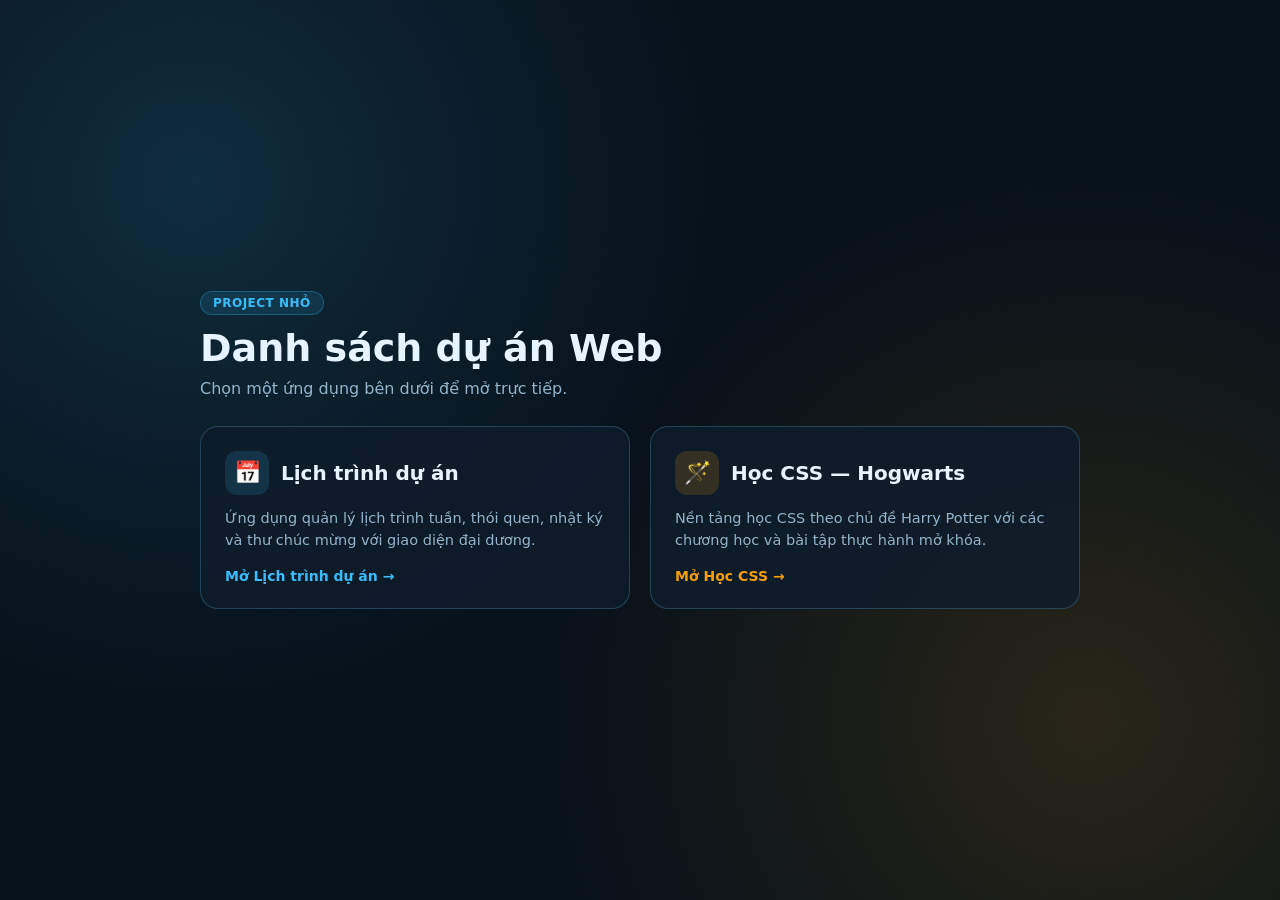
<file: index.html>
<!DOCTYPE html>
<html lang="vi">
<head>
  <meta charset="UTF-8">
  <meta name="viewport" content="width=device-width, initial-scale=1.0">
  <title>Project Nhỏ — Cổng ứng dụng</title>
  <style>
    :root {
      color-scheme: dark;
      --bg: #07111a;
      --card: rgba(15, 29, 44, 0.86);
      --border: rgba(125, 211, 252, 0.22);
      --text: #e6f4ff;
      --muted: #93b4cc;
      --accent: #38bdf8;
      --accent-2: #f59e0b;
    }

    * { box-sizing: border-box; }

    body {
      margin: 0;
      min-height: 100vh;
      font-family: system-ui, -apple-system, "Segoe UI", Roboto, sans-serif;
      color: var(--text);
      background:
        radial-gradient(circle at 15% 20%, rgba(56, 189, 248, 0.16), transparent 40%),
        radial-gradient(circle at 85% 80%, rgba(245, 158, 11, 0.14), transparent 42%),
        var(--bg);
      display: grid;
      place-items: center;
      padding: 32px 20px;
    }

    main {
      width: 100%;
      max-width: 880px;
    }

    header {
      margin-bottom: 28px;
    }

    .badge {
      display: inline-block;
      padding: 4px 12px;
      border-radius: 999px;
      font-size: 12px;
      font-weight: 600;
      letter-spacing: 0.04em;
      text-transform: uppercase;
      color: var(--accent);
      background: rgba(56, 189, 248, 0.12);
      border: 1px solid rgba(56, 189, 248, 0.28);
      margin-bottom: 12px;
    }

    h1 {
      margin: 0 0 8px;
      font-size: clamp(28px, 4vw, 38px);
      line-height: 1.15;
    }

    header p {
      margin: 0;
      color: var(--muted);
      font-size: 16px;
    }

    .grid {
      display: grid;
      grid-template-columns: repeat(auto-fit, minmax(280px, 1fr));
      gap: 20px;
    }

    .card {
      display: flex;
      flex-direction: column;
      justify-content: space-between;
      gap: 16px;
      padding: 24px;
      border-radius: 18px;
      background: var(--card);
      border: 1px solid var(--border);
      text-decoration: none;
      color: inherit;
      transition: transform 0.18s ease, border-color 0.18s ease, box-shadow 0.18s ease;
    }

    .card:hover {
      transform: translateY(-4px);
      border-color: rgba(125, 211, 252, 0.55);
      box-shadow: 0 18px 36px rgba(0, 0, 0, 0.35);
    }

    .card-top {
      display: flex;
      align-items: center;
      gap: 12px;
    }

    .icon {
      width: 44px;
      height: 44px;
      border-radius: 12px;
      display: grid;
      place-items: center;
      font-size: 22px;
      background: rgba(56, 189, 248, 0.14);
      flex-shrink: 0;
    }

    .card.css .icon {
      background: rgba(245, 158, 11, 0.16);
    }

    .card h2 {
      margin: 0;
      font-size: 20px;
    }

    .card p {
      margin: 0;
      color: var(--muted);
      font-size: 14.5px;
      line-height: 1.55;
    }

    .cta {
      display: inline-flex;
      align-items: center;
      gap: 6px;
      font-weight: 600;
      font-size: 14px;
      color: var(--accent);
    }

    .card.css .cta {
      color: var(--accent-2);
    }
  </style>
</head>
<body>
  <main>
    <header>
      <span class="badge">Project Nhỏ</span>
      <h1>Danh sách dự án Web</h1>
      <p>Chọn một ứng dụng bên dưới để mở trực tiếp.</p>
    </header>

    <section class="grid">
      <a class="card" href="./Lich_trinh_du_an/">
        <div>
          <div class="card-top">
            <div class="icon">📅</div>
            <h2>Lịch trình dự án</h2>
          </div>
          <p style="margin-top: 12px;">
            Ứng dụng quản lý lịch trình tuần, thói quen, nhật ký và thư chúc mừng với giao diện đại dương.
          </p>
        </div>
        <span class="cta">Mở Lịch trình dự án →</span>
      </a>

      <a class="card css" href="./Hoc_CSS/">
        <div>
          <div class="card-top">
            <div class="icon">🪄</div>
            <h2>Học CSS — Hogwarts</h2>
          </div>
          <p style="margin-top: 12px;">
            Nền tảng học CSS theo chủ đề Harry Potter với các chương học và bài tập thực hành mở khóa.
          </p>
        </div>
        <span class="cta">Mở Học CSS →</span>
      </a>
    </section>
  </main>
</body>
</html>
</file>
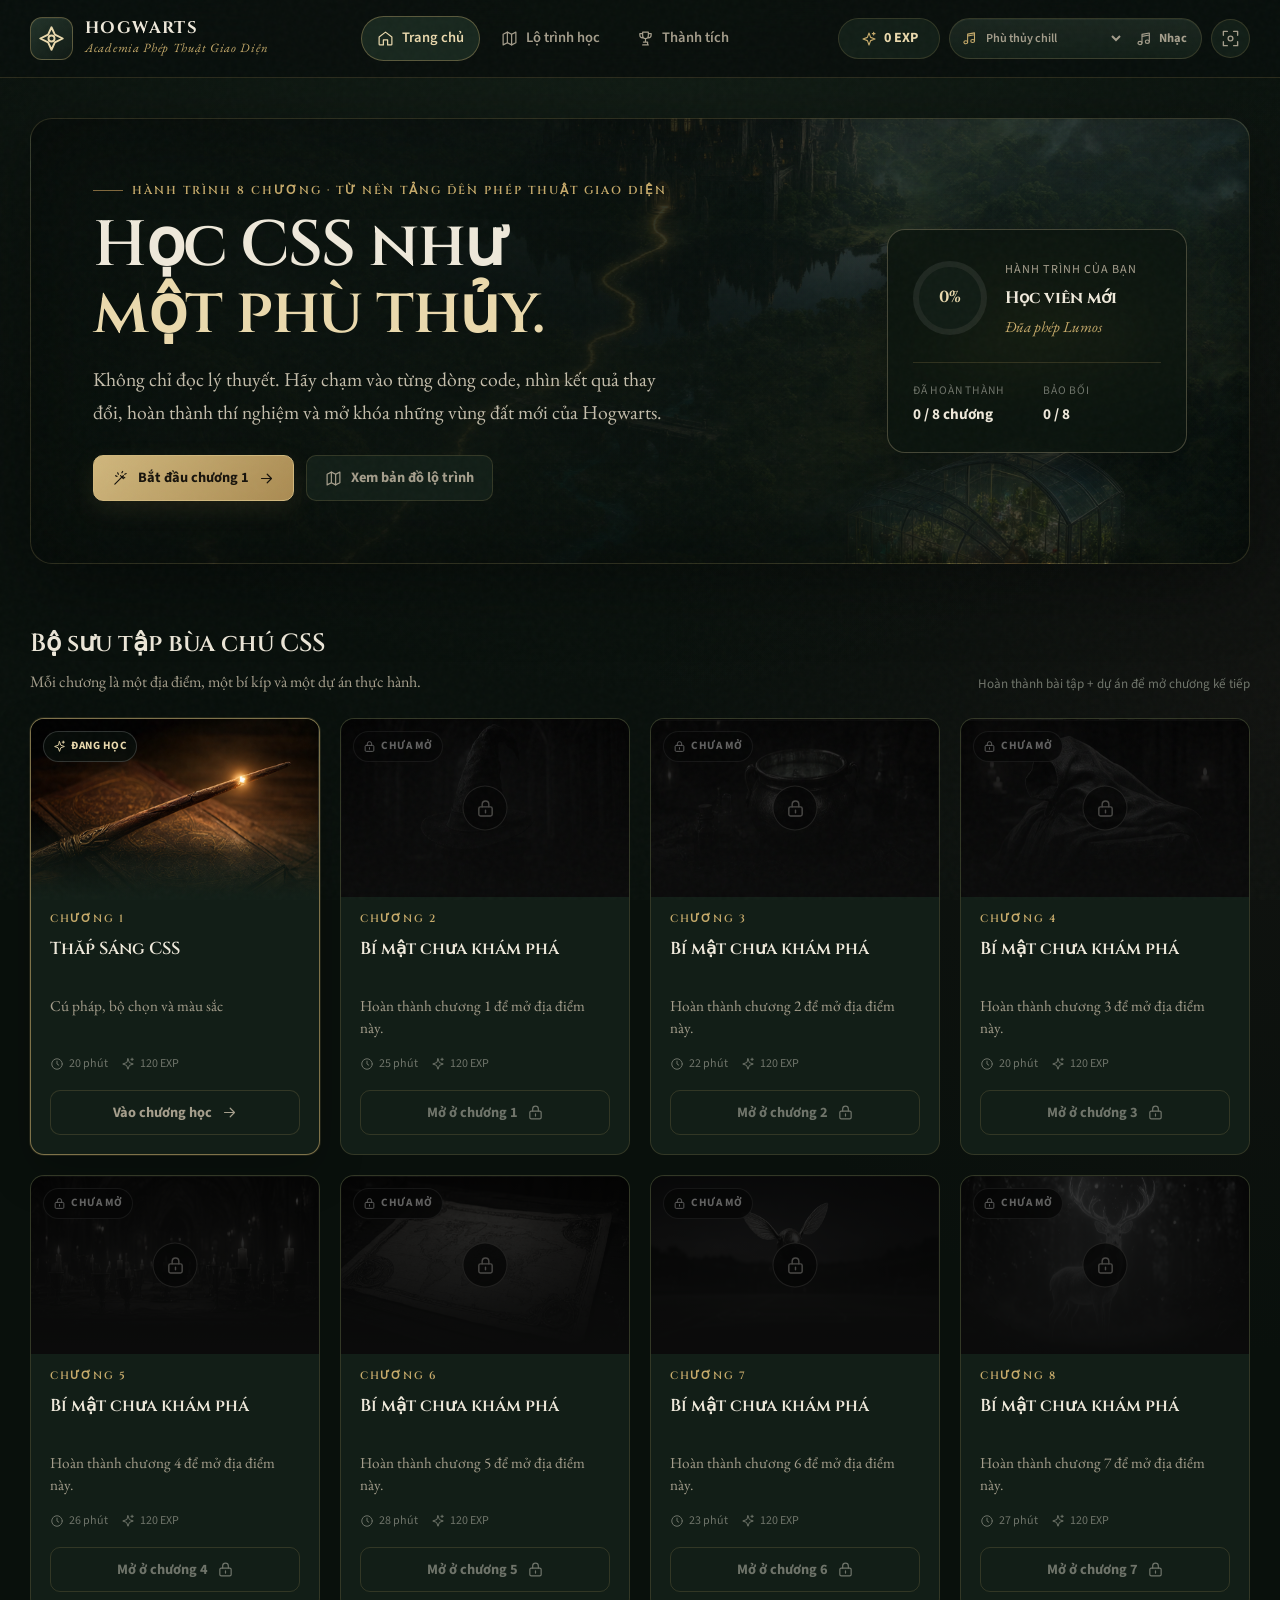
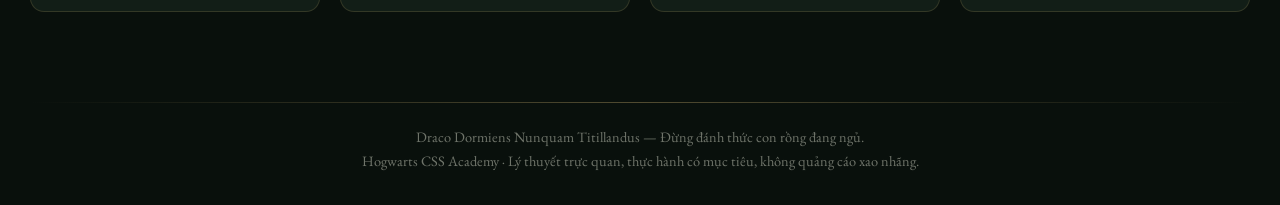
<file: Hoc_CSS/index.html>
﻿<!DOCTYPE html>
<html lang="vi">
<head>
  <meta charset="UTF-8">
  <meta name="viewport" content="width=device-width, initial-scale=1.0">
  <meta name="theme-color" content="#0b120e">
  <meta name="description" content="Học CSS từng bước trong hành trình phù thủy: lý thuyết trực quan, bàn soi từng dòng code, bài tập và dự án mở khóa chương.">
  <title>Hogwarts Academy — Học CSS như một phù thủy</title>
  <link rel="icon" href="data:image/svg+xml,%3Csvg xmlns='http://www.w3.org/2000/svg' viewBox='0 0 64 64'%3E%3Crect width='64' height='64' rx='16' fill='%23121c16'/%3E%3Cpath d='M32 8 39 24 56 32 39 40 32 56 25 40 8 32 25 24Z' fill='%23c7ab6b'/%3E%3Ccircle cx='32' cy='32' r='7' fill='%23394d3e'/%3E%3C/svg%3E">
  <link rel="preconnect" href="https://fonts.googleapis.com">
  <link rel="preconnect" href="https://fonts.gstatic.com" crossorigin>
  <link href="https://fonts.googleapis.com/css2?family=Cinzel:wght@500;600;700;800&family=EB+Garamond:ital,wght@0,400;0,500;0,600;1,400;1,500&family=JetBrains+Mono:wght@400;500;600&family=Source+Sans+3:wght@400;500;600;700&display=swap" rel="stylesheet">
  <style>
    :root {
      color-scheme: dark;
      --bg: #09100c;
      --bg-soft: #0e1712;
      --panel: #121e17;
      --panel-raised: #18271e;
      --panel-soft: #1c2c22;
      --line: rgba(198, 171, 108, 0.18);
      --line-strong: rgba(198, 171, 108, 0.38);
      --gold: #c7ab6b;
      --gold-light: #ead9ad;
      --gold-dark: #80683d;
      --moss: #6e9476;
      --moss-light: #a8c4a9;
      --burgundy: #713344;
      --text: #eee8da;
      --muted: #a59e8c;
      --faint: #6f746a;
      --danger: #d59191;
      --success: #a8cda9;
      --display: 'Cinzel', Georgia, serif;
      --serif: 'EB Garamond', Georgia, serif;
      --body: 'Source Sans 3', system-ui, sans-serif;
      --mono: 'JetBrains Mono', Consolas, monospace;
      --radius-sm: 8px;
      --radius: 14px;
      --radius-lg: 22px;
      --shadow: 0 20px 70px rgba(0, 0, 0, 0.38);
      --topbar-height: 78px;
    }

    *, *::before, *::after { box-sizing: border-box; }
    html { scroll-behavior: smooth; }
    body {
      margin: 0;
      min-width: 320px;
      min-height: 100vh;
      background:
        radial-gradient(circle at 50% -10%, rgba(63, 93, 67, 0.2), transparent 42%),
        radial-gradient(circle at 100% 40%, rgba(79, 38, 47, 0.11), transparent 38%),
        var(--bg);
      color: var(--text);
      font-family: var(--body);
      line-height: 1.65;
      -webkit-font-smoothing: antialiased;
    }
    body::before {
      content: '';
      position: fixed;
      inset: 0;
      pointer-events: none;
      opacity: 0.035;
      z-index: 100;
      background-image: url("data:image/svg+xml,%3Csvg viewBox='0 0 180 180' xmlns='http://www.w3.org/2000/svg'%3E%3Cfilter id='n'%3E%3CfeTurbulence type='fractalNoise' baseFrequency='.9' numOctaves='3' stitchTiles='stitch'/%3E%3C/filter%3E%3Crect width='100%25' height='100%25' filter='url(%23n)' opacity='.7'/%3E%3C/svg%3E");
    }
    button, input, textarea, select { font: inherit; }
    button { color: inherit; }
    button, a { -webkit-tap-highlight-color: transparent; }
    button { cursor: pointer; }
    button:disabled { cursor: not-allowed; }
    a { color: inherit; }
    img { max-width: 100%; }
    code { font-family: var(--mono); }
    ::selection { background: rgba(199, 171, 107, 0.3); color: #fff; }
    :focus-visible { outline: 2px solid var(--gold-light); outline-offset: 4px; }
    [hidden] { display: none !important; }
    .icon { width: 19px; height: 19px; flex: 0 0 auto; fill: none; stroke: currentColor; stroke-width: 1.7; stroke-linecap: round; stroke-linejoin: round; }
    .sr-only { position: absolute; width: 1px; height: 1px; padding: 0; margin: -1px; overflow: hidden; clip: rect(0, 0, 0, 0); white-space: nowrap; border: 0; }

    .topbar {
      height: var(--topbar-height);
      position: sticky;
      top: 0;
      z-index: 80;
      background: rgba(9, 16, 12, 0.93);
      border-bottom: 1px solid var(--line);
      backdrop-filter: blur(18px);
    }
    .topbar-inner {
      width: min(1460px, 100%);
      height: 100%;
      margin: 0 auto;
      padding: 0 30px;
      display: flex;
      align-items: center;
      gap: 28px;
    }
    .brand {
      display: flex;
      align-items: center;
      gap: 12px;
      padding: 0;
      border: 0;
      background: transparent;
      text-align: left;
      flex: 0 0 auto;
    }
    .brand-crest {
      width: 43px;
      height: 43px;
      display: grid;
      place-items: center;
      color: var(--gold-light);
      border: 1px solid var(--line-strong);
      border-radius: 12px;
      background: linear-gradient(145deg, #223329, #101914);
      box-shadow: inset 0 1px rgba(255, 255, 255, 0.04);
    }
    .brand-crest .icon { width: 27px; height: 27px; }
    .brand-name { display: block; font-family: var(--display); font-size: 1.04rem; font-weight: 700; letter-spacing: 1.4px; line-height: 1.25; }
    .brand-subtitle { display: block; color: var(--gold); font-family: var(--serif); font-size: 0.79rem; font-style: italic; letter-spacing: 0.7px; }
    .main-nav { display: flex; align-items: center; justify-content: center; gap: 5px; margin: 0 auto; }
    .nav-button {
      display: inline-flex;
      align-items: center;
      gap: 8px;
      padding: 9px 15px;
      border: 1px solid transparent;
      border-radius: 999px;
      background: transparent;
      color: var(--muted);
      font-size: 0.91rem;
      font-weight: 600;
      transition: 160ms ease;
    }
    .nav-button:hover { color: var(--text); background: rgba(255, 255, 255, 0.035); }
    .nav-button.active { color: var(--gold-light); border-color: var(--line-strong); background: var(--panel-raised); }
    .nav-button .icon { width: 17px; height: 17px; }
    .header-actions { display: flex; align-items: center; gap: 9px; flex: 0 0 auto; }
    .xp-pill {
      display: flex;
      align-items: center;
      gap: 7px;
      min-width: 102px;
      justify-content: center;
      padding: 8px 13px;
      border: 1px solid var(--line);
      border-radius: 999px;
      background: var(--panel);
      color: var(--gold-light);
      font-size: 0.88rem;
      font-weight: 700;
    }
    .xp-pill .icon { width: 16px; height: 16px; color: var(--gold); }
    .icon-button {
      width: 39px;
      height: 39px;
      border: 1px solid var(--line);
      border-radius: 999px;
      background: var(--panel);
      color: var(--muted);
      display: inline-flex;
      align-items: center;
      justify-content: center;
      transition: 160ms ease;
    }
    .icon-button:hover, .icon-button.active { color: var(--gold-light); border-color: var(--line-strong); }
    .icon-button.active { background: #203126; }
    .music-player {
      display: flex;
      align-items: center;
      gap: 2px;
      padding: 4px;
      border: 1px solid var(--line);
      border-radius: 999px;
      background: linear-gradient(180deg, rgba(255, 255, 255, 0.035), transparent), var(--panel);
      box-shadow: inset 0 1px rgba(255, 255, 255, 0.04);
    }
    .music-source { display: inline-flex; align-items: center; gap: 5px; padding-left: 8px; }
    .music-source .icon { width: 15px; height: 15px; color: var(--gold); flex: 0 0 auto; }
    .music-source select {
      width: 142px;
      height: 31px;
      padding: 0 4px 0 0;
      border: 0;
      border-radius: 999px;
      outline: none;
      background: transparent;
      color: var(--muted);
      font: inherit;
      font-size: 0.76rem;
      font-weight: 600;
      cursor: pointer;
    }
    .music-source select:hover, .music-source select:focus-visible { color: var(--gold-light); }
    .music-source select:focus-visible { box-shadow: 0 0 0 2px rgba(203, 168, 91, 0.3); }
    .music-source option { background: #132019; color: var(--text); }
    .music-button {
      height: 31px;
      padding: 0 10px;
      border: 0;
      border-radius: 999px;
      background: transparent;
      color: var(--muted);
      display: inline-flex;
      align-items: center;
      justify-content: center;
      gap: 7px;
      font-size: 0.78rem;
      font-weight: 700;
      cursor: pointer;
      transition: 160ms ease;
    }
    .music-button:hover { color: var(--gold-light); background: rgba(255, 255, 255, 0.045); }
    .music-button.playing { color: var(--gold-light); background: rgba(203, 168, 91, 0.14); }
    .music-button-icon { position: relative; display: inline-flex; }
    .music-button-icon .icon { width: 16px; height: 16px; }
    .music-status-dot {
      position: absolute;
      right: -3px;
      bottom: -1px;
      width: 5px;
      height: 5px;
      border: 1px solid var(--panel);
      border-radius: 50%;
      background: var(--gold-light);
      opacity: 0;
      transform: scale(0.6);
      transition: 160ms ease;
    }
    .music-button.playing .music-status-dot { opacity: 1; transform: scale(1); }
    .music-button.playing .music-button-icon .icon { animation: music-pulse 1.8s ease-in-out infinite; }
    @keyframes music-pulse { 0%, 100% { transform: scale(1); } 50% { transform: scale(1.12); } }
    #harry-potter-music { display: none; }
    .volume-control { display: none; align-items: center; gap: 5px; padding: 0 6px; color: var(--gold); }
    .volume-control.visible { display: flex; }
    .volume-control .icon { width: 14px; height: 14px; }
    .volume-control input { width: 54px; accent-color: var(--gold); cursor: pointer; }

    main { width: min(1400px, 100%); margin: 0 auto; padding: 40px 30px 90px; }
    .view { animation: view-in 280ms ease both; }
    @keyframes view-in { from { opacity: 0; transform: translateY(7px); } to { opacity: 1; transform: translateY(0); } }
    .eyebrow { display: flex; align-items: center; gap: 9px; color: var(--gold); font-family: var(--display); font-size: 0.72rem; font-weight: 600; letter-spacing: 2px; text-transform: uppercase; }
    .eyebrow::before { content: ''; width: 30px; height: 1px; background: var(--gold-dark); }
    .page-title { margin: 11px 0 9px; font-family: var(--display); font-size: clamp(2rem, 4vw, 3.25rem); font-weight: 600; line-height: 1.16; letter-spacing: -0.7px; }
    .page-title em { color: var(--gold-light); font-style: normal; }
    .page-intro { max-width: 720px; margin: 0; color: var(--muted); font-family: var(--serif); font-size: 1.17rem; }
    .button {
      min-height: 43px;
      padding: 10px 18px;
      border: 1px solid var(--line-strong);
      border-radius: 10px;
      display: inline-flex;
      align-items: center;
      justify-content: center;
      gap: 9px;
      background: transparent;
      color: var(--text);
      font-size: 0.9rem;
      font-weight: 700;
      transition: 160ms ease;
    }
    .button:hover:not(:disabled) { transform: translateY(-1px); border-color: var(--gold); }
    .button-primary { background: linear-gradient(135deg, #d0b77d, #aa8b52); border-color: #d0b77d; color: #17130c; box-shadow: 0 8px 24px rgba(160, 130, 71, 0.14); }
    .button-primary:hover:not(:disabled) { background: linear-gradient(135deg, #e5d19f, #b99a5d); }
    .button-ghost { background: var(--panel); border-color: var(--line); color: var(--muted); }
    .button-small { min-height: 36px; padding: 7px 12px; font-size: 0.82rem; }
    .button:disabled { opacity: 0.42; }
    .button .icon { width: 17px; height: 17px; }

    .home-hero {
      position: relative;
      display: grid;
      grid-template-columns: minmax(0, 1.45fr) minmax(300px, 0.55fr);
      align-items: center;
      gap: 40px;
      min-height: 340px;
      margin-bottom: 60px;
      padding: clamp(30px, 5vw, 62px);
      overflow: hidden;
      border: 1px solid var(--line);
      border-radius: var(--radius-lg);
      background:
        linear-gradient(90deg, rgba(9, 16, 12, 0.97) 0%, rgba(9, 16, 12, 0.85) 48%, rgba(9, 16, 12, 0.26) 100%),
        linear-gradient(0deg, rgba(9, 16, 12, 0.45), transparent),
        url('assets/hogwarts-roadmap-bg.png') center 48% / cover;
      box-shadow: var(--shadow);
    }
    .home-hero::after { content: ''; position: absolute; inset: 0; pointer-events: none; border-radius: inherit; box-shadow: inset 0 0 90px rgba(0, 0, 0, 0.38); }
    .home-hero-copy { position: relative; z-index: 1; max-width: 720px; }
    .home-hero h1 { margin: 13px 0 16px; font-family: var(--display); font-size: clamp(2.5rem, 5vw, 4.6rem); font-weight: 600; line-height: 1.05; letter-spacing: -1.5px; }
    .home-hero h1 span { color: var(--gold-light); }
    .home-hero p { max-width: 590px; margin: 0 0 27px; color: #c5beac; font-family: var(--serif); font-size: 1.23rem; }
    .hero-actions { display: flex; flex-wrap: wrap; gap: 12px; }
    .journey-card {
      position: relative;
      z-index: 1;
      justify-self: end;
      width: min(320px, 100%);
      padding: 25px;
      border: 1px solid rgba(234, 217, 173, 0.26);
      border-radius: 18px;
      background: rgba(11, 20, 14, 0.78);
      backdrop-filter: blur(13px);
      box-shadow: 0 20px 50px rgba(0, 0, 0, 0.35);
    }
    .journey-top { display: flex; align-items: center; gap: 18px; }
    .progress-ring {
      --progress: 0deg;
      width: 74px;
      height: 74px;
      flex: 0 0 auto;
      display: grid;
      place-items: center;
      border-radius: 50%;
      background: conic-gradient(var(--gold) var(--progress), rgba(255, 255, 255, 0.08) 0);
      position: relative;
    }
    .progress-ring::before { content: ''; position: absolute; inset: 6px; border-radius: inherit; background: #111c15; }
    .progress-ring strong { position: relative; font-family: var(--display); font-size: 1rem; color: var(--gold-light); }
    .journey-label { color: var(--muted); font-size: 0.76rem; text-transform: uppercase; letter-spacing: 1px; }
    .journey-card h2 { margin: 3px 0 2px; font-family: var(--display); font-size: 1.05rem; }
    .journey-card p { margin: 0; color: var(--gold); font-family: var(--serif); font-size: 0.95rem; font-style: italic; }
    .journey-meta { display: grid; grid-template-columns: 1fr 1fr; gap: 12px; margin-top: 22px; padding-top: 18px; border-top: 1px solid var(--line); }
    .journey-meta span { display: block; color: var(--faint); font-size: 0.72rem; text-transform: uppercase; letter-spacing: 0.8px; }
    .journey-meta strong { display: block; margin-top: 2px; color: var(--text); font-size: 0.95rem; }

    .section-heading { display: flex; align-items: end; justify-content: space-between; gap: 20px; margin-bottom: 23px; }
    .section-heading h2 { margin: 0; font-family: var(--display); font-size: 1.55rem; font-weight: 600; }
    .section-heading p { margin: 4px 0 0; color: var(--muted); font-family: var(--serif); font-size: 1rem; }
    .section-note { color: var(--faint); font-size: 0.82rem; white-space: nowrap; }
    .chapter-grid { display: grid; grid-template-columns: repeat(4, minmax(0, 1fr)); gap: 20px; }
    .chapter-card {
      position: relative;
      overflow: hidden;
      border: 1px solid var(--line);
      border-radius: var(--radius);
      background: var(--panel);
      transition: transform 180ms ease, border-color 180ms ease, box-shadow 180ms ease;
    }
    .chapter-card:not(.locked):hover { transform: translateY(-5px); border-color: var(--line-strong); box-shadow: 0 18px 45px rgba(0, 0, 0, 0.28); }
    .chapter-card.current { border-color: rgba(199, 171, 107, 0.6); box-shadow: 0 0 0 1px rgba(199, 171, 107, 0.12), 0 18px 45px rgba(0, 0, 0, 0.22); }
    .chapter-art { height: 178px; background-image: url('assets/hogwarts-chapter-atlas.png'); background-size: 200% 400%; background-repeat: no-repeat; position: relative; }
    .chapter-art::after { content: ''; position: absolute; inset: 0; background: linear-gradient(0deg, var(--panel), transparent 48%); }
    .chapter-status {
      position: absolute;
      z-index: 2;
      top: 12px;
      left: 12px;
      display: inline-flex;
      align-items: center;
      gap: 5px;
      padding: 5px 9px;
      border: 1px solid rgba(255, 255, 255, 0.16);
      border-radius: 999px;
      background: rgba(9, 15, 11, 0.76);
      backdrop-filter: blur(8px);
      font-size: 0.7rem;
      font-weight: 700;
      letter-spacing: 0.5px;
      text-transform: uppercase;
    }
    .chapter-status .icon { width: 13px; height: 13px; }
    .chapter-status.completed { color: var(--success); }
    .chapter-status.current { color: var(--gold-light); }
    .chapter-card.locked .chapter-art { filter: grayscale(0.9) brightness(0.42); }
    .chapter-card.locked .chapter-art::after { background: linear-gradient(0deg, var(--panel), rgba(9, 15, 11, 0.48)); }
    .lock-seal { position: absolute; z-index: 3; top: 50%; left: 50%; width: 45px; height: 45px; display: grid; place-items: center; transform: translate(-50%, -50%); border: 1px solid var(--line-strong); border-radius: 50%; background: rgba(9, 15, 11, 0.8); color: var(--gold); }
    .lock-seal .icon { width: 20px; height: 20px; }
    .chapter-body { position: relative; z-index: 2; padding: 7px 19px 19px; }
    .chapter-number { color: var(--gold); font-family: var(--display); font-size: 0.67rem; font-weight: 600; letter-spacing: 1.7px; }
    .chapter-body h3 { min-height: 54px; margin: 6px 0 4px; font-family: var(--display); font-size: 1.08rem; font-weight: 600; line-height: 1.35; }
    .chapter-body p { min-height: 44px; margin: 0 0 15px; color: var(--muted); font-family: var(--serif); font-size: 0.95rem; line-height: 1.45; }
    .chapter-meta { display: flex; align-items: center; gap: 13px; margin-bottom: 16px; color: var(--faint); font-size: 0.75rem; }
    .chapter-meta span { display: inline-flex; align-items: center; gap: 5px; }
    .chapter-meta .icon { width: 14px; height: 14px; }
    .chapter-card .button { width: 100%; }
    .chapter-card.locked .button { border-color: var(--line); color: var(--faint); background: transparent; }

    .roadmap-heading { display: flex; align-items: end; justify-content: space-between; gap: 24px; margin-bottom: 24px; }
    .roadmap-summary { display: flex; gap: 24px; padding: 13px 18px; border: 1px solid var(--line); border-radius: 12px; background: var(--panel); }
    .roadmap-summary span { display: block; color: var(--faint); font-size: 0.7rem; text-transform: uppercase; letter-spacing: 0.8px; }
    .roadmap-summary strong { display: block; font-family: var(--display); font-size: 1rem; color: var(--gold-light); }
    .roadmap-frame {
      position: relative;
      aspect-ratio: 16 / 9;
      min-height: 480px;
      overflow: hidden;
      border: 1px solid var(--line-strong);
      border-radius: var(--radius-lg);
      background: #0c160f url('assets/hogwarts-roadmap-bg.png') center / cover;
      box-shadow: var(--shadow);
    }
    .roadmap-frame::before { content: ''; position: absolute; inset: 0; background: linear-gradient(180deg, rgba(6, 12, 8, 0.13), rgba(6, 12, 8, 0.08) 55%, rgba(6, 12, 8, 0.56)); }
    .roadmap-frame::after { content: ''; position: absolute; inset: 0; pointer-events: none; box-shadow: inset 0 0 100px rgba(0, 0, 0, 0.55); }
    .map-route { position: absolute; z-index: 1; inset: 0; width: 100%; height: 100%; pointer-events: none; filter: drop-shadow(0 0 8px rgba(199, 171, 107, 0.6)); }
    .map-route .route-base { fill: none; stroke: rgba(7, 13, 9, 0.72); stroke-width: 8; stroke-linecap: round; }
    .map-route .route-gold { fill: none; stroke: #e1c982; stroke-width: 2.4; stroke-linecap: round; stroke-dasharray: 5 9; opacity: 0.72; }
    .map-node { position: absolute; z-index: 3; width: 112px; transform: translate(-50%, -50%); padding: 0; border: 0; background: transparent; text-align: center; color: var(--text); }
    .node-disc {
      width: 65px;
      height: 65px;
      margin: 0 auto;
      display: grid;
      place-items: center;
      position: relative;
      border: 2px solid var(--gold-dark);
      border-radius: 50%;
      background: #101a13;
      box-shadow: 0 6px 20px rgba(0, 0, 0, 0.55), inset 0 0 20px rgba(199, 171, 107, 0.06);
      transition: 180ms ease;
    }
    .node-disc .icon { width: 27px; height: 27px; color: var(--gold-light); }
    .map-node:hover .node-disc { transform: scale(1.09); border-color: var(--gold-light); }
    .map-node.current .node-disc { border-color: var(--gold-light); box-shadow: 0 0 0 6px rgba(199, 171, 107, 0.12), 0 0 30px rgba(199, 171, 107, 0.4); }
    .map-node.completed .node-disc { border-color: var(--moss-light); background: #18271d; }
    .map-node.completed .node-disc .icon { color: var(--moss-light); }
    .map-node.locked .node-disc { border-color: #485148; background: rgba(13, 20, 15, 0.84); filter: grayscale(1); }
    .map-node.locked .node-disc .icon { color: #757d74; }
    .node-badge { position: absolute; right: -3px; bottom: -2px; width: 24px; height: 24px; display: grid; place-items: center; border: 2px solid #101a13; border-radius: 50%; background: var(--gold); color: #11150e; font-size: 0.67rem; font-weight: 800; }
    .node-badge .icon { width: 12px; height: 12px; color: inherit; }
    .node-here { position: absolute; left: 50%; bottom: calc(100% + 8px); transform: translateX(-50%); padding: 3px 9px; border: 1px solid var(--line-strong); border-radius: 999px; background: #111b14; color: var(--gold-light); font-size: 0.62rem; font-weight: 700; letter-spacing: 1px; white-space: nowrap; }
    .node-name { display: inline-block; max-width: 125px; margin-top: 8px; padding: 4px 8px; border: 1px solid rgba(255, 255, 255, 0.1); border-radius: 7px; background: rgba(8, 15, 10, 0.77); backdrop-filter: blur(6px); font-family: var(--display); font-size: 0.68rem; line-height: 1.35; }
    .roadmap-next { display: flex; align-items: center; justify-content: space-between; gap: 20px; margin-top: 18px; padding: 18px 22px; border: 1px solid var(--line); border-radius: var(--radius); background: var(--panel); }
    .roadmap-next strong { display: block; font-family: var(--display); font-size: 1rem; }
    .roadmap-next span { color: var(--muted); font-family: var(--serif); }

    .lesson-breadcrumb { display: flex; align-items: center; justify-content: space-between; gap: 18px; margin-bottom: 22px; }
    .breadcrumb-left { display: flex; align-items: center; gap: 11px; color: var(--muted); font-size: 0.85rem; }
    .breadcrumb-left button { padding: 0; border: 0; background: transparent; color: var(--gold); display: inline-flex; align-items: center; gap: 6px; }
    .breadcrumb-left .icon { width: 15px; height: 15px; }
    .lesson-nav { display: flex; gap: 9px; }
    .lesson-layout { display: grid; grid-template-columns: 245px minmax(0, 1fr); gap: 26px; align-items: start; }
    .lesson-sidebar { position: sticky; top: calc(var(--topbar-height) + 20px); padding: 19px; border: 1px solid var(--line); border-radius: var(--radius); background: rgba(18, 30, 23, 0.8); }
    .sidebar-title { margin: 0 0 13px; color: var(--gold); font-family: var(--display); font-size: 0.72rem; letter-spacing: 1.3px; text-transform: uppercase; }
    .sidebar-nav { display: grid; gap: 4px; margin-bottom: 22px; }
    .sidebar-nav a { padding: 8px 9px; border-radius: 7px; color: var(--muted); text-decoration: none; font-size: 0.81rem; line-height: 1.35; }
    .sidebar-nav a:hover { color: var(--gold-light); background: rgba(255, 255, 255, 0.035); }
    .sidebar-progress { padding-top: 17px; border-top: 1px solid var(--line); }
    .sidebar-progress-label { display: flex; justify-content: space-between; color: var(--muted); font-size: 0.76rem; }
    .mini-progress { height: 5px; margin: 9px 0 13px; overflow: hidden; border-radius: 999px; background: rgba(255, 255, 255, 0.07); }
    .mini-progress span { display: block; height: 100%; border-radius: inherit; background: linear-gradient(90deg, var(--gold-dark), var(--gold-light)); transition: width 300ms ease; }
    .sidebar-task { display: flex; align-items: center; gap: 8px; margin-top: 8px; color: var(--faint); font-size: 0.78rem; }
    .sidebar-task .icon { width: 15px; height: 15px; }
    .sidebar-task.done { color: var(--success); }
    .lesson-article { min-width: 0; }
    .lesson-hero { position: relative; overflow: hidden; min-height: 235px; margin-bottom: 24px; padding: 32px; border: 1px solid var(--line); border-radius: var(--radius-lg); background: var(--panel); }
    .lesson-hero-art { position: absolute; inset: 0 0 0 42%; background-image: url('assets/hogwarts-chapter-atlas.png'); background-size: 200% 400%; opacity: 0.86; }
    .lesson-hero-art::after { content: ''; position: absolute; inset: 0; background: linear-gradient(90deg, var(--panel), transparent 75%), linear-gradient(0deg, var(--panel), transparent 45%); }
    .lesson-hero-copy { position: relative; z-index: 1; max-width: 610px; }
    .lesson-hero h1 { max-width: 600px; margin: 10px 0 7px; font-family: var(--display); font-size: clamp(2rem, 4vw, 3.1rem); font-weight: 600; line-height: 1.16; }
    .lesson-hero p { max-width: 510px; margin: 0; color: #d0c6b1; font-family: var(--serif); font-size: 1.08rem; }
    .lesson-meta-row { display: flex; flex-wrap: wrap; gap: 14px; margin-top: 18px; color: var(--muted); font-size: 0.78rem; }
    .lesson-meta-row span { display: inline-flex; align-items: center; gap: 6px; }
    .lesson-meta-row .icon { width: 15px; height: 15px; color: var(--gold); }
    .lesson-block { margin-bottom: 24px; padding: clamp(23px, 3.5vw, 38px); scroll-margin-top: calc(var(--topbar-height) + 20px); border: 1px solid var(--line); border-radius: var(--radius); background: var(--panel); }
    .objectives-block { background: linear-gradient(135deg, rgba(199, 171, 107, 0.075), rgba(18, 30, 23, 0.9)); border-color: var(--line-strong); }
    .block-kicker { color: var(--gold); font-family: var(--display); font-size: 0.67rem; font-weight: 600; letter-spacing: 1.5px; text-transform: uppercase; }
    .lesson-block h2 { margin: 8px 0 15px; font-family: var(--display); font-size: 1.55rem; font-weight: 600; line-height: 1.3; }
    .lesson-block h3 { margin: 26px 0 9px; font-family: var(--display); font-size: 1.12rem; font-weight: 600; }
    .lesson-block p { color: #c6beab; font-family: var(--serif); font-size: 1.08rem; line-height: 1.8; }
    .lesson-block p strong { color: var(--text); }
    .lesson-block p code, .lesson-block li code, .lesson-block td code { padding: 2px 5px; border: 1px solid var(--line); border-radius: 4px; background: #0d1711; color: var(--gold-light); font-size: 0.82em; }
    .objective-list { display: grid; gap: 11px; margin: 0; padding: 0; list-style: none; }
    .objective-list li { display: flex; align-items: flex-start; gap: 11px; color: #d5cdbb; font-family: var(--serif); font-size: 1.06rem; }
    .objective-list .icon { width: 18px; height: 18px; margin-top: 4px; color: var(--gold); }
    .story-line { margin: 0 0 24px; padding: 16px 19px; border-left: 2px solid var(--gold-dark); background: rgba(255, 255, 255, 0.025); color: #d1c8b6; font-family: var(--serif); font-size: 1.12rem; font-style: italic; }
    .theory-section + .theory-section { margin-top: 34px; padding-top: 28px; border-top: 1px solid var(--line); }
    .theory-section h2 { font-size: 1.35rem; }
    .story-block { background: linear-gradient(135deg, rgba(199, 171, 107, 0.06), var(--panel)); }
    .story-block .story-line { margin-bottom: 0; }
    .recap-grid { display: grid; grid-template-columns: repeat(2, minmax(0, 1fr)); gap: 12px; margin-top: 20px; }
    .recap-item { display: flex; align-items: flex-start; gap: 11px; padding: 15px; border: 1px solid var(--line); border-radius: 10px; background: rgba(255, 255, 255, 0.025); color: #d5cdbb; font-family: var(--serif); font-size: 1.02rem; }
    .recap-number { flex: 0 0 auto; width: 24px; height: 24px; display: grid; place-items: center; border: 1px solid var(--line-strong); border-radius: 50%; color: var(--gold-light); font-family: var(--mono); font-size: 0.7rem; }
    .pitfall-note { margin-top: 14px; padding: 14px 16px; border-left: 2px solid var(--burgundy); background: rgba(113, 51, 68, 0.12); color: #d8c6c3; font-size: 0.9rem; }
    .pitfall-note strong { color: #efc7c7; }
    .theory-details { margin-top: 22px; border-top: 1px solid var(--line); padding-top: 18px; }
    .theory-details summary { width: fit-content; cursor: pointer; color: var(--gold-light); font-weight: 700; }
    .theory-details summary:hover { color: #fff1c9; }
    .theory-details[open] summary { margin-bottom: 18px; }
    .theory-details .story-line { margin-top: 18px; }
    .reference-title { display: flex; align-items: center; gap: 8px; margin: 23px 0 10px; color: var(--gold-light); font-size: 0.86rem; font-weight: 700; }
    .reference-title .icon { width: 17px; height: 17px; }
    .reference-table { width: 100%; border-collapse: collapse; overflow: hidden; border: 1px solid var(--line); border-radius: 9px; font-size: 0.85rem; }
    .reference-table th, .reference-table td { padding: 11px 13px; border-bottom: 1px solid var(--line); text-align: left; vertical-align: top; }
    .reference-table th { background: #17231b; color: var(--gold); font-size: 0.69rem; letter-spacing: 0.7px; text-transform: uppercase; }
    .reference-table tr:last-child td { border-bottom: 0; }
    .reference-table td:first-child { width: 28%; color: var(--gold-light); }
    .reference-table td { color: var(--muted); }
    .reference-table td code { white-space: nowrap; }

    .inspector-grid { display: grid; grid-template-columns: minmax(0, 1fr) minmax(0, 1fr); gap: 16px; }
    .code-window, .preview-window, .editor-window, .task-preview { min-width: 0; overflow: hidden; border: 1px solid var(--line); border-radius: 11px; background: #0b140e; }
    .window-bar { min-height: 41px; display: flex; align-items: center; justify-content: space-between; gap: 10px; padding: 9px 13px; border-bottom: 1px solid var(--line); background: #152119; color: var(--muted); font-size: 0.72rem; }
    .window-bar strong { color: var(--gold-light); font-family: var(--mono); font-size: 0.7rem; font-weight: 500; }
    .window-dots { display: flex; gap: 5px; }
    .window-dots i { width: 7px; height: 7px; border-radius: 50%; background: #53614f; }
    .window-dots i:first-child { background: #8c5d59; }
    .window-dots i:nth-child(2) { background: #9a8450; }
    .window-dots i:nth-child(3) { background: #5f8163; }
    .code-lines { padding: 12px 0; }
    .code-line { position: relative; width: 100%; min-height: 36px; display: grid; grid-template-columns: 39px minmax(0, 1fr); align-items: center; padding: 4px 28px 4px 0; border: 0; border-left: 2px solid transparent; background: transparent; text-align: left; color: #b7c8b7; font-family: var(--mono); font-size: 0.76rem; line-height: 1.6; transition: 120ms ease; }
    .code-line::after { content: ''; position: absolute; right: 11px; width: 6px; height: 6px; border-radius: 50%; background: var(--line-accent); box-shadow: 0 0 12px var(--line-accent); opacity: 0; transform: scale(0.4); transition: 120ms ease; }
    .code-line:hover, .code-line.active { border-left-color: var(--line-accent); background: color-mix(in srgb, var(--line-accent) 13%, transparent); color: #f4eedf; box-shadow: inset 0 0 0 1px color-mix(in srgb, var(--line-accent) 22%, transparent); }
    .code-line:hover::after, .code-line.active::after { opacity: 1; transform: scale(1); }
    .line-number { color: #526052; text-align: center; user-select: none; }
    .code-line.active .line-number { color: var(--line-accent); }
    .code-line code { white-space: pre; transition: color 120ms ease, text-shadow 120ms ease; }
    .code-line:hover code, .code-line.active code { color: var(--line-accent); text-shadow: 0 0 14px color-mix(in srgb, var(--line-accent) 35%, transparent); }
    .token-selector { color: #83c9be; font-weight: 600; }
    .token-property { color: #e7bd72; }
    .token-value { color: #b8a7e8; }
    .token-number, .token-color { color: #efa58d; }
    .token-function { color: #8fc8ef; }
    .token-string { color: #a8cda9; }
    .token-punctuation { color: #77867b; }
    .token-comment { color: #6f7f72; font-style: italic; }
    .token-atrule { color: #df96c2; font-weight: 600; }
    .preview-frame { display: block; width: 100%; height: 286px; border: 0; background: #0d1711; }
    .line-explanation { min-height: 88px; display: flex; align-items: flex-start; gap: 10px; padding: 14px 16px; border-top: 1px solid var(--line); background: #111c15; color: var(--muted); font-size: 0.83rem; line-height: 1.6; }
    .line-explanation .icon { width: 17px; height: 17px; margin-top: 2px; color: var(--gold); }
    .line-explanation strong { color: var(--gold-light); }
    .inspector-help { display: flex; align-items: center; justify-content: space-between; gap: 16px; margin: 14px 0 0; color: var(--faint); font-size: 0.77rem; }
    .inspector-help span { display: inline-flex; align-items: center; gap: 7px; }
    .inspector-help .icon { width: 15px; height: 15px; }

    .task-card { margin-top: 18px; padding: 22px; border: 1px solid var(--line); border-radius: var(--radius); background: #0f1913; }
    .task-card.completed { border-color: rgba(168, 205, 169, 0.36); }
    .task-heading { display: flex; align-items: flex-start; justify-content: space-between; gap: 18px; margin-bottom: 13px; }
    .task-heading h3 { margin: 4px 0 5px; font-size: 1.18rem; }
    .task-heading p { margin: 0; color: var(--muted); font-size: 0.95rem; }
    .task-xp { flex: 0 0 auto; display: inline-flex; align-items: center; gap: 6px; padding: 6px 10px; border: 1px solid var(--line-strong); border-radius: 999px; color: var(--gold-light); font-size: 0.76rem; font-weight: 700; }
    .task-xp .icon { width: 14px; height: 14px; }
    .requirements { display: flex; flex-wrap: wrap; gap: 7px; margin: 14px 0 18px; padding: 0; list-style: none; }
    .requirements li { padding: 5px 9px; border: 1px solid var(--line); border-radius: 6px; background: rgba(255, 255, 255, 0.025); color: #b9b29f; font-size: 0.75rem; }
    .editor-grid { display: grid; grid-template-columns: minmax(0, 1fr) minmax(0, 1fr); gap: 14px; }
    .editor-body { display: grid; grid-template-columns: 37px minmax(0, 1fr); height: 285px; }
    .editor-gutter { padding: 13px 0; overflow: hidden; border-right: 1px solid var(--line); color: #4f5d50; font-family: var(--mono); font-size: 0.73rem; line-height: 1.7; text-align: center; user-select: none; white-space: pre; }
    .code-input { width: 100%; height: 100%; resize: none; padding: 13px 12px; border: 0; outline: 0; background: transparent; color: #c1d0bf; caret-color: var(--gold-light); font-family: var(--mono); font-size: 0.75rem; line-height: 1.7; tab-size: 2; white-space: pre; overflow: auto; }
    .code-input:focus { background: rgba(199, 171, 107, 0.025); }
    .task-preview .preview-frame { height: 285px; }
    .editor-line-info { min-height: 42px; padding: 9px 12px; border-top: 1px solid var(--line); color: var(--faint); font-size: 0.74rem; line-height: 1.45; }
    .task-actions { display: flex; align-items: center; justify-content: space-between; gap: 10px; margin-top: 14px; }
    .task-actions-left { display: flex; gap: 8px; }
    .task-status { display: inline-flex; align-items: center; gap: 5px; color: var(--faint); font-size: 0.72rem; }
    .task-status.done { color: var(--success); }
    .task-status .icon { width: 14px; height: 14px; }
    .hint-box { margin-top: 14px; padding: 13px 15px; border: 1px solid var(--line-strong); border-radius: 8px; background: rgba(199, 171, 107, 0.07); color: #d4c8ad; font-size: 0.84rem; }
    .task-feedback { margin-top: 14px; padding: 13px 15px; border: 1px solid var(--line); border-radius: 8px; font-size: 0.85rem; }
    .task-feedback.success { color: var(--success); border-color: rgba(168, 205, 169, 0.35); background: rgba(76, 125, 81, 0.1); }
    .task-feedback.error { color: var(--danger); border-color: rgba(213, 145, 145, 0.3); background: rgba(125, 63, 63, 0.1); }
    .chapter-finish { margin-top: 24px; padding: 26px; border: 1px solid var(--line-strong); border-radius: var(--radius); background: linear-gradient(135deg, rgba(199, 171, 107, 0.1), rgba(54, 91, 63, 0.13)); text-align: center; }
    .finish-seal { width: 56px; height: 56px; margin: 0 auto 13px; display: grid; place-items: center; border: 1px solid var(--gold); border-radius: 50%; color: var(--gold-light); background: #18251c; }
    .finish-seal .icon { width: 27px; height: 27px; }
    .chapter-finish h2 { margin: 0 0 7px; }
    .chapter-finish p { margin: 0 auto 19px; max-width: 570px; }

    .achievement-summary { display: grid; grid-template-columns: 1.3fr repeat(3, 1fr); gap: 15px; margin: 28px 0; }
    .summary-card { padding: 20px; border: 1px solid var(--line); border-radius: var(--radius); background: var(--panel); }
    .summary-card.featured { background: linear-gradient(135deg, rgba(199, 171, 107, 0.1), var(--panel)); }
    .summary-card span { display: block; color: var(--faint); font-size: 0.7rem; letter-spacing: 0.9px; text-transform: uppercase; }
    .summary-card strong { display: block; margin-top: 4px; font-family: var(--display); font-size: 1.25rem; color: var(--gold-light); }
    .summary-card p { margin: 5px 0 0; color: var(--muted); font-size: 0.82rem; }
    .achievement-grid { display: grid; grid-template-columns: repeat(4, minmax(0, 1fr)); gap: 16px; }
    .achievement-card { padding: 22px; border: 1px solid var(--line); border-radius: var(--radius); background: var(--panel); opacity: 0.55; }
    .achievement-card.earned { opacity: 1; border-color: var(--line-strong); background: linear-gradient(145deg, rgba(199, 171, 107, 0.08), var(--panel)); }
    .achievement-icon { width: 47px; height: 47px; display: grid; place-items: center; border: 1px solid var(--line); border-radius: 13px; color: var(--faint); background: #0d1610; }
    .achievement-card.earned .achievement-icon { color: var(--gold-light); border-color: var(--line-strong); }
    .achievement-icon .icon { width: 24px; height: 24px; }
    .achievement-card h3 { margin: 14px 0 5px; font-family: var(--display); font-size: 1rem; }
    .achievement-card p { margin: 0; color: var(--muted); font-size: 0.81rem; }
    .achievement-state { display: inline-flex; align-items: center; gap: 5px; margin-top: 15px; color: var(--faint); font-size: 0.72rem; font-weight: 700; text-transform: uppercase; letter-spacing: 0.6px; }
    .achievement-card.earned .achievement-state { color: var(--success); }
    .achievement-state .icon { width: 14px; height: 14px; }
    .danger-zone { margin-top: 35px; padding-top: 22px; border-top: 1px solid var(--line); display: flex; align-items: center; justify-content: space-between; gap: 20px; }
    .danger-zone p { margin: 0; color: var(--muted); font-size: 0.82rem; }
    .danger-zone strong { display: block; color: var(--text); font-size: 0.9rem; }

    .footer { width: min(1400px, 100%); margin: 0 auto; padding: 0 30px 32px; color: var(--faint); text-align: center; font-family: var(--serif); font-size: 0.9rem; }
    .footer-line { height: 1px; margin-bottom: 22px; background: linear-gradient(90deg, transparent, var(--line-strong), transparent); }
    .toast { position: fixed; z-index: 120; left: 50%; bottom: 25px; width: min(520px, calc(100% - 32px)); display: flex; align-items: flex-start; gap: 11px; padding: 14px 16px; transform: translate(-50%, 20px); border: 1px solid var(--line-strong); border-radius: 12px; background: #17241b; box-shadow: 0 18px 50px rgba(0, 0, 0, 0.5); color: var(--text); font-size: 0.86rem; opacity: 0; pointer-events: none; transition: 200ms ease; }
    .toast.visible { opacity: 1; transform: translate(-50%, 0); pointer-events: auto; }
    .toast .icon { width: 18px; height: 18px; margin-top: 2px; color: var(--gold); }
    .toast button { margin-left: auto; padding: 0; border: 0; background: transparent; color: var(--muted); }
    dialog { width: min(440px, calc(100% - 32px)); padding: 25px; border: 1px solid var(--line-strong); border-radius: var(--radius); background: var(--panel); color: var(--text); box-shadow: var(--shadow); }
    dialog::backdrop { background: rgba(0, 0, 0, 0.7); backdrop-filter: blur(5px); }
    dialog h2 { margin: 0 0 10px; font-family: var(--display); font-size: 1.3rem; }
    dialog p { margin: 0 0 20px; color: var(--muted); }
    .dialog-actions { display: flex; justify-content: flex-end; gap: 9px; }

    body.focus-mode .main-nav, body.focus-mode .footer { display: none; }
    body.focus-mode .topbar-inner { justify-content: space-between; }
    body.focus-mode .brand { margin-right: auto; }
    body.focus-mode .lesson-layout { display: block; }
    body.focus-mode .lesson-sidebar { display: none; }
    body.focus-mode .lesson-article { max-width: 1040px; margin: 0 auto; }
    body.focus-mode .lesson-hero-art { opacity: 0.55; }
    body.focus-mode::before { display: none; }
    body.focus-mode .node-disc, body.focus-mode .chapter-card { animation: none; }
    body.focus-mode .lesson-block { background: #101a14; }

    @media (max-width: 1180px) {
      .topbar-inner { gap: 16px; padding: 0 20px; }
      .brand-subtitle { display: none; }
      .brand-name { font-size: 0.9rem; }
      .main-nav { gap: 0; }
      .nav-button { padding: 8px 10px; font-size: 0.82rem; }
      .music-button #music-label { display: none; }
      .music-button { width: 33px; padding: 0; }
      .music-source select { width: 120px; font-size: 0.72rem; }
      .chapter-grid { grid-template-columns: repeat(3, minmax(0, 1fr)); }
      .home-hero { grid-template-columns: 1.35fr 0.65fr; gap: 22px; }
      .achievement-grid { grid-template-columns: repeat(3, minmax(0, 1fr)); }
    }
    @media (max-width: 960px) {
      :root { --topbar-height: 116px; }
      .topbar { height: auto; }
      .topbar-inner { min-height: var(--topbar-height); flex-wrap: wrap; padding: 12px 20px; gap: 10px; }
      .brand { margin-right: auto; }
      .main-nav { order: 3; width: 100%; justify-content: flex-start; overflow-x: auto; }
      .header-actions { margin-left: auto; }
      .home-hero { grid-template-columns: 1fr; }
      .journey-card { justify-self: start; width: 100%; max-width: 520px; }
      .home-hero { background-position: 62% center; }
      .roadmap-summary { display: none; }
      .lesson-layout { display: block; }
      .lesson-sidebar { display: none; }
      .inspector-grid, .editor-grid { grid-template-columns: 1fr; }
      .preview-frame, .task-preview .preview-frame { height: 240px; }
      .achievement-summary { grid-template-columns: repeat(2, 1fr); }
      .roadmap-frame { min-height: 420px; }
    }
    @media (max-width: 720px) {
      main { padding: 26px 16px 65px; }
      .topbar-inner { padding: 10px 14px; }
      .brand-crest { width: 36px; height: 36px; }
      .brand-name { font-size: 0.78rem; letter-spacing: 0.8px; }
      .header-actions { gap: 6px; }
      .xp-pill { min-width: 76px; padding: 7px 9px; font-size: 0.76rem; }
      .icon-button { width: 35px; height: 35px; }
      .music-player { padding: 3px; }
      .music-button { width: 31px; height: 31px; }
      .music-source select { width: 100px; height: 29px; font-size: 0.68rem; }
      .volume-control { display: none !important; }
      .nav-button { font-size: 0.77rem; padding: 7px 9px; }
      .nav-button .icon { width: 15px; height: 15px; }
      .home-hero { min-height: 0; padding: 28px 23px; margin-bottom: 42px; }
      .home-hero h1 { font-size: 2.55rem; }
      .home-hero p { font-size: 1.05rem; }
      .chapter-grid { grid-template-columns: repeat(2, minmax(0, 1fr)); gap: 13px; }
      .chapter-art { height: 145px; }
      .chapter-body { padding: 5px 13px 14px; }
      .chapter-body h3 { min-height: 48px; font-size: 0.94rem; }
      .chapter-body p { display: none; }
      .chapter-meta { gap: 8px; margin-bottom: 12px; font-size: 0.67rem; }
      .section-heading { align-items: flex-start; }
      .section-note { display: none; }
      .roadmap-heading { display: block; }
      .roadmap-frame { aspect-ratio: auto; height: 610px; min-height: 0; background-position: 49% center; }
      .map-route { display: none; }
      .map-node { width: 88px; }
      .node-disc { width: 54px; height: 54px; }
      .node-disc .icon { width: 22px; height: 22px; }
      .node-name { max-width: 100px; font-size: 0.59rem; }
      .roadmap-next { align-items: flex-start; flex-direction: column; }
      .lesson-breadcrumb { align-items: flex-start; flex-direction: column; }
      .lesson-nav { width: 100%; }
      .lesson-nav .button { flex: 1; }
      .lesson-hero { min-height: 260px; padding: 25px; }
      .lesson-hero-art { inset: 35% 0 0 0; opacity: 0.58; }
      .lesson-hero-art::after { background: linear-gradient(180deg, var(--panel), transparent 80%); }
      .lesson-block { padding: 22px 17px; }
      .recap-grid { grid-template-columns: 1fr; }
      .reference-table th, .reference-table td { padding: 9px; font-size: 0.76rem; }
      .reference-table td:first-child { width: 34%; }
      .task-card { padding: 15px; }
      .task-heading { flex-direction: column; gap: 8px; }
      .task-actions { align-items: stretch; flex-direction: column; }
      .task-actions .button { width: 100%; }
      .task-actions-left { display: grid; grid-template-columns: 1fr 1fr; }
      .achievement-grid { grid-template-columns: repeat(2, minmax(0, 1fr)); gap: 12px; }
      .achievement-card { padding: 17px; }
      .achievement-summary { gap: 10px; }
      .summary-card { padding: 15px; }
      .summary-card strong { font-size: 1rem; }
      .danger-zone { align-items: flex-start; flex-direction: column; }
    }
    @media (max-width: 560px) {
      :root { --topbar-height: 156px; }
      .header-actions { max-width: 180px; flex-wrap: wrap; justify-content: flex-end; }
      .music-player { order: 4; width: 100%; }
      .music-source { flex: 1; min-width: 0; }
      .music-source select { width: 100%; }
    }
    @media (max-width: 440px) {
      .brand-name { max-width: 80px; letter-spacing: 0.6px; }
      .xp-pill .icon { display: none; }
      .chapter-grid { grid-template-columns: 1fr; }
      .chapter-art { height: 190px; }
      .chapter-body h3 { min-height: 0; }
      .chapter-body p { display: block; min-height: 0; }
      .chapter-meta { font-size: 0.75rem; }
      .achievement-summary, .achievement-grid { grid-template-columns: 1fr; }
      .page-title { font-size: 2.15rem; }
    }
    @media (max-width: 380px) {
      .header-actions { max-width: 170px; }
      .brand-name { max-width: 70px; }
    }
    @media (prefers-reduced-motion: reduce) {
      html { scroll-behavior: auto; }
      *, *::before, *::after { animation-duration: 0.01ms !important; animation-iteration-count: 1 !important; transition-duration: 0.01ms !important; }
    }
  </style>
</head>
<body>
  <svg width="0" height="0" style="position:absolute" aria-hidden="true">
    <defs>
      <symbol id="i-crest" viewBox="0 0 24 24"><path d="M12 2 15 8.5 22 12l-7 3.5L12 22l-3-6.5L2 12l7-3.5Z"/><circle cx="12" cy="12" r="2.7"/></symbol>
      <symbol id="i-home" viewBox="0 0 24 24"><path d="m3 10 9-7 9 7v10a1 1 0 0 1-1 1h-5v-7H9v7H4a1 1 0 0 1-1-1Z"/></symbol>
      <symbol id="i-map" viewBox="0 0 24 24"><path d="m3 6 6-3 6 3 6-3v15l-6 3-6-3-6 3Z"/><path d="M9 3v15M15 6v15"/></symbol>
      <symbol id="i-trophy" viewBox="0 0 24 24"><path d="M8 3h8v5a4 4 0 0 1-8 0ZM8 5H4v2a4 4 0 0 0 4 4M16 5h4v2a4 4 0 0 1-4 4M12 12v5M8 21h8M9 17h6v4"/></symbol>
      <symbol id="i-music" viewBox="0 0 24 24"><path d="M9 18V5l11-2v13M9 8l11-2"/><ellipse cx="6" cy="18" rx="3" ry="2.5"/><ellipse cx="17" cy="16" rx="3" ry="2.5"/></symbol>
      <symbol id="i-volume" viewBox="0 0 24 24"><path d="M11 5 6 9H3v6h3l5 4ZM15 9a4 4 0 0 1 0 6M18 6a8 8 0 0 1 0 12"/></symbol>
      <symbol id="i-focus" viewBox="0 0 24 24"><path d="M8 3H3v5M16 3h5v5M21 16v5h-5M8 21H3v-5"/><circle cx="12" cy="12" r="3"/></symbol>
      <symbol id="i-spark" viewBox="0 0 24 24"><path d="m12 3 2.4 6.6L21 12l-6.6 2.4L12 21l-2.4-6.6L3 12l6.6-2.4ZM19 2v4M17 4h4"/></symbol>
      <symbol id="i-arrow-right" viewBox="0 0 24 24"><path d="M5 12h14m-6-6 6 6-6 6"/></symbol>
      <symbol id="i-arrow-left" viewBox="0 0 24 24"><path d="M19 12H5m6-6-6 6 6 6"/></symbol>
      <symbol id="i-lock" viewBox="0 0 24 24"><rect x="4" y="10" width="16" height="11" rx="2"/><path d="M8 10V7a4 4 0 0 1 8 0v3M12 14v3"/></symbol>
      <symbol id="i-check" viewBox="0 0 24 24"><path d="m5 12 4 4L19 6"/></symbol>
      <symbol id="i-clock" viewBox="0 0 24 24"><circle cx="12" cy="12" r="9"/><path d="M12 7v5l3 2"/></symbol>
      <symbol id="i-book" viewBox="0 0 24 24"><path d="M3 4h6a3 3 0 0 1 3 3v14a3 3 0 0 0-3-3H3ZM21 4h-6a3 3 0 0 0-3 3v14a3 3 0 0 1 3-3h6Z"/></symbol>
      <symbol id="i-target" viewBox="0 0 24 24"><circle cx="12" cy="12" r="9"/><circle cx="12" cy="12" r="5"/><circle cx="12" cy="12" r="1"/></symbol>
      <symbol id="i-code" viewBox="0 0 24 24"><path d="m8 6-6 6 6 6M16 6l6 6-6 6M14 3l-4 18"/></symbol>
      <symbol id="i-reset" viewBox="0 0 24 24"><path d="M3 11a9 9 0 1 1 2.6 7M3 4v7h7"/></symbol>
      <symbol id="i-hint" viewBox="0 0 24 24"><path d="M9 18h6M10 21h4M8.5 15.5a7 7 0 1 1 7 0c-.8.6-1.5 1.4-1.5 2.5h-4c0-1.1-.7-1.9-1.5-2.5Z"/></symbol>
      <symbol id="i-close" viewBox="0 0 24 24"><path d="m6 6 12 12M18 6 6 18"/></symbol>
      <symbol id="i-wand" viewBox="0 0 24 24"><path d="m4 20 12-12M14 4l1-2M18 6l2-1M16 10l2 1M8 4l1 2M5 8l2 1"/><path d="m12 8 4 4"/></symbol>
      <symbol id="i-hat" viewBox="0 0 24 24"><path d="M6 15 9 3h6l3 12M3 17c2-3 16-3 18 0-4 4-14 4-18 0Z"/><path d="M9 12h6"/></symbol>
      <symbol id="i-potion" viewBox="0 0 24 24"><path d="M9 3h6M10 3v6l-5 9a2 2 0 0 0 2 3h10a2 2 0 0 0 2-3l-5-9V3M7 15h10"/><path d="M10 18h.01M14 17h.01"/></symbol>
      <symbol id="i-cloak" viewBox="0 0 24 24"><path d="M8 4c0-2 8-2 8 0l4 15c-5 3-11 3-16 0ZM8 4c2 3 6 3 8 0M12 7v12"/></symbol>
      <symbol id="i-feast" viewBox="0 0 24 24"><path d="M3 11h18M5 11a7 7 0 0 1 14 0M12 4V2M4 16h16M6 20h12"/></symbol>
      <symbol id="i-grid" viewBox="0 0 24 24"><rect x="3" y="3" width="7" height="7" rx="1"/><rect x="14" y="3" width="7" height="7" rx="1"/><rect x="3" y="14" width="7" height="7" rx="1"/><rect x="14" y="14" width="7" height="7" rx="1"/></symbol>
      <symbol id="i-snitch" viewBox="0 0 24 24"><circle cx="12" cy="12" r="4"/><path d="M8 10C3 4 1 6 3 11c1 2 3 3 5 3M16 10c5-6 7-4 5 1-1 2-3 3-5 3M8 14c-5 6-7 4-5-1 1-2 3-3 5-3M16 14c5 6 7 4 5-1-1-2-3-3-5-3"/></symbol>
      <symbol id="i-patronus" viewBox="0 0 24 24"><path d="M5 20v-7l3-3V4l3 2 2-4 2 4 3-2v6l3 3v7M8 20v-5M16 20v-5M9 11l3 2 3-2"/></symbol>
      <symbol id="i-medal" viewBox="0 0 24 24"><circle cx="12" cy="9" r="6"/><path d="m8 14-2 7 6-3 6 3-2-7M12 6v6M9 9h6"/></symbol>
      <symbol id="i-eye" viewBox="0 0 24 24"><path d="M2 12s4-7 10-7 10 7 10 7-4 7-10 7S2 12 2 12Z"/><circle cx="12" cy="12" r="3"/></symbol>
    </defs>
  </svg>

  <header class="topbar">
    <div class="topbar-inner">
      <button class="brand" data-action="view" data-view="home" aria-label="Về trang chủ Hogwarts CSS Academy">
        <span class="brand-crest"><svg class="icon"><use href="#i-crest"/></svg></span>
        <span><span class="brand-name">HOGWARTS </span><span class="brand-subtitle">Academia Phép Thuật Giao Diện</span></span>
      </button>
      <nav class="main-nav" aria-label="Điều hướng chính">
        <button class="nav-button active" data-action="view" data-view="home" data-nav="home"><svg class="icon"><use href="#i-home"/></svg>Trang chủ</button>
        <button class="nav-button" data-action="view" data-view="roadmap" data-nav="roadmap"><svg class="icon"><use href="#i-map"/></svg>Lộ trình học</button>
        <button class="nav-button" data-action="view" data-view="achievements" data-nav="achievements"><svg class="icon"><use href="#i-trophy"/></svg>Thành tích</button>
      </nav>
      <div class="header-actions">
        <div class="xp-pill" title="Điểm kinh nghiệm tích lũy"><svg class="icon"><use href="#i-spark"/></svg><span id="hud-exp">0 EXP</span></div>
        <div class="music-player">
          <label class="music-source" title="Chọn nhạc nền; cả hai bản đều là tệp cục bộ">
            <svg class="icon" aria-hidden="true"><use href="#i-music"/></svg>
            <span class="sr-only">Chọn nhạc nền</span>
            <select id="music-source" aria-label="Chọn nhạc nền">
              <option value="local">Phù thủy chill</option>
              <option value="youtube">Harry Potter</option>
            </select>
          </label>
          <button class="music-button" id="music-button" data-action="music" aria-pressed="false" aria-label="Phát nhạc phù thủy chill không lời" title="Phát Ways of the Wizard — Geoff Harvey"><span class="music-button-icon"><svg class="icon" aria-hidden="true"><use href="#i-music"/></svg><span class="music-status-dot"></span></span><span id="music-label">Nhạc</span></button>
          <div class="volume-control" id="volume-control"><svg class="icon" aria-hidden="true"><use href="#i-volume"/></svg><input id="music-volume" type="range" min="0" max="100" value="28" aria-label="Âm lượng nhạc"></div>
        </div>
        <button class="icon-button" id="focus-button" data-action="focus" aria-pressed="false" title="Bật chế độ tập trung"><svg class="icon"><use href="#i-focus"/></svg><span class="sr-only">Chế độ tập trung</span></button>
      </div>
    </div>
  </header>

  <audio id="bg-music" src="assets/hogwarts-chill.mp3" preload="auto" loop aria-hidden="true"></audio>
  <audio id="harry-potter-music" src="assets/hogwarts-prologue.wav" preload="auto" loop aria-hidden="true"></audio>

  <main id="app">
    <section class="view" id="view-home" aria-labelledby="home-title">
      <div class="home-hero">
        <div class="home-hero-copy">
          <div class="eyebrow">Hành trình 8 chương · Từ nền tảng đến phép thuật giao diện</div>
          <h1 id="home-title">Học CSS như<br><span>một phù thủy.</span></h1>
          <p>Không chỉ đọc lý thuyết. Hãy chạm vào từng dòng code, nhìn kết quả thay đổi, hoàn thành thí nghiệm và mở khóa những vùng đất mới của Hogwarts.</p>
          <div class="hero-actions">
            <button class="button button-primary" data-action="continue"><svg class="icon"><use href="#i-wand"/></svg><span id="continue-label">Bắt đầu chương 1</span><svg class="icon"><use href="#i-arrow-right"/></svg></button>
            <button class="button button-ghost" data-action="view" data-view="roadmap"><svg class="icon"><use href="#i-map"/></svg>Xem bản đồ lộ trình</button>
          </div>
        </div>
        <aside class="journey-card" aria-label="Tiến độ học tập của bạn">
          <div class="journey-top">
            <div class="progress-ring" id="home-progress-ring"><strong id="home-progress-percent">0%</strong></div>
            <div><span class="journey-label">Hành trình của bạn</span><h2 id="home-rank">Học viên mới</h2><p id="home-next-label">Thắp sáng ánh phép đầu tiên</p></div>
          </div>
          <div class="journey-meta"><div><span>Đã hoàn thành</span><strong id="home-completed">0 / 8 chương</strong></div><div><span>Bảo bối</span><strong id="home-artifacts">0 / 8</strong></div></div>
        </aside>
      </div>

      <div class="section-heading"><div><h2>Bộ sưu tập bùa chú CSS</h2><p>Mỗi chương là một địa điểm, một bí kíp và một dự án thực hành.</p></div><span class="section-note">Hoàn thành bài tập + dự án để mở chương kế tiếp</span></div>
      <div class="chapter-grid" id="chapter-grid"></div>
    </section>

    <section class="view" id="view-roadmap" aria-labelledby="roadmap-title" hidden>
      <div class="roadmap-heading">
        <div><div class="eyebrow">Bản đồ cá nhân của bạn</div><h1 class="page-title" id="roadmap-title">Lộ trình <em>phép thuật CSS</em></h1><p class="page-intro">Đi từ thư viện ánh sáng đến khu rừng Thần Hộ Mệnh. Mỗi dấu chân chỉ mở khi bạn thật sự hoàn thành chương trước.</p></div>
        <div class="roadmap-summary"><div><span>Vị trí hiện tại</span><strong id="roadmap-current">Chương 1</strong></div><div><span>Đã khám phá</span><strong id="roadmap-percent">0%</strong></div></div>
      </div>
      <div class="roadmap-frame" id="roadmap-frame">
        <svg class="map-route" viewBox="0 0 1200 675" preserveAspectRatio="none" aria-hidden="true"><path class="route-base" d="M112 490 C175 455 205 430 265 405 S370 405 420 365 S485 305 545 305 S615 370 675 405 S760 405 805 335 S865 220 980 175"/><path class="route-gold" d="M112 490 C175 455 205 430 265 405 S370 405 420 365 S485 305 545 305 S615 370 675 405 S760 405 805 335 S865 220 980 175"/></svg>
        <div id="map-nodes"></div>
      </div>
      <div class="roadmap-next"><div><strong id="roadmap-next-title">Nhiệm vụ tiếp theo: Thắp Sáng CSS</strong><span id="roadmap-next-desc">Hoàn thành bài luyện tập và dự án cuối chương để mở đường tới Chiếc Nón Phân Loại.</span></div><button class="button button-primary" data-action="continue">Tiếp tục hành trình<svg class="icon"><use href="#i-arrow-right"/></svg></button></div>
    </section>

    <section class="view" id="view-lesson" aria-label="Bài học chi tiết" hidden></section>

    <section class="view" id="view-achievements" aria-labelledby="achievements-title" hidden>
      <div class="eyebrow">Sổ ghi danh dự Hogwarts</div>
      <h1 class="page-title" id="achievements-title">Thành tích <em>của bạn</em></h1>
      <p class="page-intro">Mỗi chương hoàn thành là một bảo bối được khắc tên. EXP chỉ được cộng một lần cho mỗi bài tập và dự án, nên bạn luôn có thể quay lại luyện tập mà không bị cộng điểm trùng.</p>
      <div class="achievement-summary" id="achievement-summary"></div>
      <div class="section-heading"><div><h2>Các danh hiệu</h2><p>Khám phá, soi code và hoàn thành dự án để mở khóa.</p></div></div>
      <div class="achievement-grid" id="achievement-grid"></div>
      <div class="danger-zone"><div><strong>Bắt đầu lại hành trình</strong><p>Xóa tiến độ, EXP và mã đã lưu trên trình duyệt này.</p></div><button class="button button-ghost button-small" data-action="open-reset"><svg class="icon"><use href="#i-reset"/></svg>Đặt lại tiến độ</button></div>
    </section>
  </main>

  <footer class="footer"><div class="footer-line"></div>Draco Dormiens Nunquam Titillandus — Đừng đánh thức con rồng đang ngủ.<br>Hogwarts CSS Academy · Lý thuyết trực quan, thực hành có mục tiêu, không quảng cáo xao nhãng.</footer>

  <div class="toast" id="toast" role="status" aria-live="polite"><svg class="icon"><use href="#i-spark"/></svg><span id="toast-text"></span><button data-action="close-toast" aria-label="Đóng thông báo"><svg class="icon"><use href="#i-close"/></svg></button></div>
  <dialog id="reset-dialog"><h2>Bắt đầu hành trình mới?</h2><p>Toàn bộ chương đã mở, EXP, thành tích và code đã viết sẽ bị xóa khỏi trình duyệt này. Thao tác này không thể hoàn tác.</p><div class="dialog-actions"><button class="button button-ghost" data-action="close-reset">Giữ tiến độ</button><button class="button button-primary" data-action="confirm-reset">Xác nhận đặt lại</button></div></dialog>

  <script>
    'use strict';

    const STORAGE_KEY = 'hogwarts-css-academy-v3';
    const icon = (name, className = '') => `<svg class="icon ${className}" aria-hidden="true"><use href="#i-${name}"/></svg>`;
    const escapeHtml = (value) => String(value).replace(/[&<>"']/g, (char) => ({ '&': '&amp;', '<': '&lt;', '>': '&gt;', '"': '&quot;', "'": '&#39;' }[char]));
    const normalizeCss = (value) => String(value).replace(/\/\*[\s\S]*?\*\//g, '').replace(/\s+/g, '').toLowerCase().replace(/(^|[^\w])\.(\d+)/g, '$10.$2');
    const hasDeclaration = (css, property, value) => normalizeCss(css).includes(`${property}:${String(value).replace(/\s+/g, '').toLowerCase()}`);

    const defaultState = () => ({ unlocked: 1, xp: 0, tasks: {}, drafts: {}, inspected: [], currentChapter: 1, focus: false, musicSource: 'local' });
    let state = defaultState();
    let currentView = 'home';
    let currentChapterId = 1;
    let toastTimer = null;
    let previewTimer = null;

    try {
      const saved = JSON.parse(localStorage.getItem(STORAGE_KEY));
      if (saved && typeof saved === 'object') {
        state = {
          ...defaultState(),
          ...saved,
          unlocked: Math.max(1, Math.min(8, Number(saved.unlocked) || 1)),
          xp: Math.max(0, Number(saved.xp) || 0),
          tasks: saved.tasks && typeof saved.tasks === 'object' ? saved.tasks : {},
          drafts: saved.drafts && typeof saved.drafts === 'object' ? saved.drafts : {},
          inspected: Array.isArray(saved.inspected) ? saved.inspected : [],
          musicSource: saved.musicSource === 'youtube' ? 'youtube' : 'local'
        };
      }
    } catch (error) {
      state = defaultState();
    }

    const chapters = [
      {
        id: 1,
        title: 'Thắp Sáng CSS',
        artifact: 'Đũa phép Lumos',
        subtitle: 'Cú pháp, bộ chọn và màu sắc',
        location: 'Thư Viện Ánh Sáng',
        icon: 'wand',
        time: 20,
        story: 'Trong căn phòng yên tĩnh của thư viện, ánh nến chỉ thức tỉnh khi một câu thần chú được viết đúng. Câu chú CSS đầu tiên của bạn cũng vậy: một bộ chọn nhỏ có thể thay đổi toàn bộ diện mạo một phần tử.',
        objectives: ['Nhận diện selector, property và value trong một ruleset.', 'Phân biệt thẻ style, thẻ link và thuộc tính style nội tuyến.', 'Dùng màu chữ, màu nền, viền và bo góc để tạo một thẻ phép.', 'Đọc được tác dụng của từng dòng CSS trong kết quả trực tiếp.'],
        recap: ['Mỗi ruleset gồm <strong>selector</strong> và khối khai báo; mỗi khai báo là <strong>property: value;</strong>.', 'Ưu tiên <code>&lt;link rel="stylesheet"&gt;</code> cho dự án lớn; <code>&lt;style&gt;</code> hợp CSS nội bộ, còn <code>style=""</code> chỉ nên dùng có chủ đích.', 'CSS giải quyết xung đột theo nguồn, độ quan trọng, độ cụ thể và thứ tự xuất hiện; quy tắc sau có thể thắng khi cùng độ ưu tiên.', 'Biết thêm <code>rgb()</code>, <code>hsl()</code>, <code>rem</code>, <code>%</code> và <code>inherit</code> giúp lựa chọn màu, đơn vị và kế thừa linh hoạt hơn.'],
        pitfall: 'Thiếu dấu <code>;</code> có thể làm trình duyệt bỏ qua khai báo; tên class trong HTML và CSS phải viết giống nhau, kể cả chữ hoa/chữ thường.',
        theory: [
          { title: 'Giải phẫu một câu thần chú', html: '<p>Một <strong>ruleset CSS</strong> gồm bộ chọn và khối khai báo. Bộ chọn chọn phần tử HTML; mỗi khai báo gồm <strong>property: value;</strong>. Dấu chấm phẩy ngăn cách các khai báo, còn cặp ngoặc nhọn bao quanh khối.</p><p>Ví dụ <code>.lumos-card { color: #ead9ad; }</code> chọn mọi phần tử có class <code>lumos-card</code>, sau đó đổi màu chữ của chúng.</p>' },
          { title: 'Ba cách đưa CSS vào HTML', html: '<p>Dùng thẻ <code>&lt;link&gt;</code> để nạp tệp CSS bên ngoài, thẻ <code>&lt;style&gt;</code> cho CSS nằm trong trang, và thuộc tính <code>style</code> cho một quy tắc chỉ áp dụng ngay trên một thẻ. Trong dự án thật, tệp CSS bên ngoài thường dễ bảo trì nhất.</p>' },
          { title: 'Màu sắc, đơn vị và tính kế thừa', html: '<p>Màu HEX gồm 6 chữ số sau dấu <code>#</code>. Đơn vị <code>px</code> là pixel cố định; <code>rem</code> dựa trên cỡ chữ gốc; <code>%</code> dựa trên không gian chứa. Các thuộc tính như <code>color</code> và <code>font-family</code> thường được phần tử con kế thừa.</p>' }
        ],
        tags: [{ tag: '<style>', effect: 'Chứa CSS nội bộ trong tài liệu HTML.' }, { tag: '<link>', effect: 'Liên kết một tệp CSS bên ngoài, thường đặt trong head.' }, { tag: '<div>', effect: 'Tạo một khối vùng chứa; class gắn trên div giúp CSS chọn đúng vùng đó.' }],
        properties: [{ name: 'color', effect: 'Đổi màu chữ, ví dụ #ead9ad.' }, { name: 'background-color', effect: 'Tô màu nền cho phần tử.' }, { name: 'border', effect: 'Tạo viền theo cú pháp width style color.' }, { name: 'border-radius', effect: 'Bo các góc của khung.' }, { name: 'font-family', effect: 'Chọn họ chữ cho văn bản.' }],
        inspector: {
          filename: 'lumos.css',
          baseCss: '.lumos-card{display:grid;gap:7px;min-width:245px;padding:22px;border:1px solid #485744;border-radius:4px;background:#111b14;text-align:center}.lumos-card strong{font-size:1.3rem}.lumos-card small{font-family:Georgia,serif}',
          targetHtml: '<div class="lumos-card"><strong>Lumos</strong><small>Ánh sáng đầu tiên của học viên</small></div>',
          lines: [
            { code: '.lumos-card {', desc: 'Bộ chọn class chọn tất cả phần tử có class lumos-card.', apply: '' },
            { code: '  color: #ead9ad;', desc: 'Đổi màu chữ thành vàng kem, làm tiêu đề Lumos sáng lên.', apply: '.lumos-card{color:#ead9ad;}' },
            { code: '  background-color: #17241c;', desc: 'Tô nền xanh rêu đậm, tạo chiều sâu cho thẻ phép.', apply: '.lumos-card{background-color:#17241c;}' },
            { code: '  border: 2px solid #c7ab6b;', desc: 'Thêm khung viền dày 2 pixel, nét liền, màu đồng thau.', apply: '.lumos-card{border:2px solid #c7ab6b;}' },
            { code: '  padding: 18px 24px;', desc: 'Tạo khoảng đệm 18px trên dưới và 24px hai bên bên trong viền.', apply: '.lumos-card{padding:18px 24px;}' },
            { code: '  border-radius: 12px;', desc: 'Bo bốn góc 12 pixel để thẻ mềm mại hơn.', apply: '.lumos-card{border-radius:12px;}' },
            { code: '  text-align: center;', desc: 'Căn tiêu đề và mô tả vào giữa thẻ.', apply: '.lumos-card{text-align:center;}' },
            { code: '}', desc: 'Đóng khối khai báo. Khi thiếu dấu này, trình duyệt có thể bỏ qua quy tắc.', apply: '' }
          ]
        },
        exercise: {
          title: 'Bài tập 1 · Thắp sáng cây đũa', brief: 'Hoàn thành màu chữ và màu nền của .lumos-wand để ánh sáng xuất hiện.', requirements: ['.lumos-wand', 'color: #ead9ad', 'background-color: #17241c'],
          starter: '.lumos-wand {\n  color: ____;\n  background-color: #17241c;\n}',
          hint: 'Thay ____ bằng mã màu #ead9ad. Giữ nguyên dấu chấm phẩy sau mỗi khai báo.',
          baseCss: '.lumos-wand{display:grid;place-items:center;width:220px;height:130px;border:1px solid #485744;border-radius:8px;font-family:Georgia,serif;font-size:1.4rem}',
          previewHtml: '<div class="lumos-wand">Lumos</div>', xp: 40,
          validator: (css) => hasDeclaration(css, 'color', '#ead9ad') && hasDeclaration(css, 'background-color', '#17241c') && normalizeCss(css).includes('.lumos-wand{')
        },
        project: {
          title: 'Dự án 1 · Lời chào từ Hogwarts', brief: 'Tạo một tấm bảng chào hoàn chỉnh với viền đồng, chữ vàng kem, nền rêu và góc bo.', requirements: ['.welcome-sign', 'border: 2px solid #c7ab6b', 'border-radius: 12px', 'text-align: center'],
          starter: '/* Thêm màu chữ, viền, bo góc và căn giữa */\n.welcome-sign {\n  background-color: #17241c;\n  padding: 20px;\n}',
          hint: 'Bổ sung color, border, border-radius và text-align vào trong .welcome-sign.',
          baseCss: '.welcome-sign{width:290px;font-family:Georgia,serif}.welcome-sign strong{display:block;font-size:1.5rem}.welcome-sign span{display:block;margin-top:6px}',
          previewHtml: '<div class="welcome-sign"><strong>Chào mừng đến Hogwarts</strong><span>Nơi những dòng code thức tỉnh</span></div>', xp: 80,
          validator: (css) => normalizeCss(css).includes('.welcome-sign{') && hasDeclaration(css, 'color', '#ead9ad') && hasDeclaration(css, 'border', '2px solid #c7ab6b') && hasDeclaration(css, 'border-radius', '12px') && hasDeclaration(css, 'text-align', 'center')
        }
      },
      {
        id: 2,
        title: 'Chiếc Nón Phân Loại',
        artifact: 'Chiếc Nón Phân Loại',
        subtitle: 'Bộ chọn, quan hệ DOM và tương tác',
        location: 'Đại Sảnh Phân Loại',
        icon: 'hat',
        time: 25,
        story: 'Chiếc nón không đọc suy nghĩ; nó quan sát từng chi tiết để đưa ra lựa chọn. Bộ chọn CSS cũng vậy: chọn đúng phần tử và đúng quan hệ, hiệu ứng sẽ xuất hiện đúng lúc.',
        objectives: ['Phân biệt bộ chọn thẻ, class, ID và universal.', 'Dùng bộ chọn con, con trực tiếp, liền kề và huynh đệ.', 'Áp dụng :hover và :focus-visible cho tương tác.', 'Hiểu thứ tự ưu tiên inline, ID, class và thẻ.'],
        recap: ['Gộp nhiều bộ chọn bằng dấu phẩy; dùng <code>:is()</code>, <code>:where()</code> và <code>:not()</code> để viết bộ chọn gọn mà vẫn rõ mục tiêu.', 'Độ cụ thể có thể ước lượng theo <strong>(ID, class, thẻ)</strong>; <code>:where()</code> có độ cụ thể 0, còn <code>!important</code> chỉ nên là phương sách cuối.', 'Combinator <code>A B</code>, <code>A &gt; B</code>, <code>A + B</code>, <code>A ~ B</code> lần lượt diễn tả con cháu, con trực tiếp, liền kề và cùng cha.', '<code>:hover</code> không đủ cho truy cập: hãy luôn có <code>:focus-visible</code>, <code>:active</code> và trạng thái disabled rõ ràng.'],
        pitfall: 'Dùng ID để định dạng khiến mã khó tái sử dụng; bỏ trạng thái focus khiến người dùng bàn phím không biết đang đứng ở đâu.',
        theory: [
          { title: 'Chọn đúng mục tiêu', html: '<p>Bộ chọn thẻ như <code>button</code> chọn mọi nút. Class như <code>.house-crest</code> có thể dùng lại nhiều lần. ID như <code>#main-title</code> chỉ nên dùng cho một phần tử duy nhất. Dấu <code>*</code> chọn mọi phần tử.</p>' },
          { title: 'Quan hệ giữa các phần tử', html: '<p><code>.hall p</code> chọn mọi đoạn văn nằm sâu trong hall. <code>.hall &gt; p</code> chỉ chọn con trực tiếp. <code>h2 + p</code> chọn đoạn ngay sau h2, còn <code>h2 ~ p</code> chọn mọi đoạn cùng cha đứng sau h2.</p>' },
          { title: 'Pseudo-class và độ ưu tiên', html: '<p><code>:hover</code> kích hoạt khi con trỏ ở trên phần tử; <code>:focus-visible</code> giúp người dùng bàn phím nhìn thấy tiêu điểm. Khi quy tắc xung đột, inline thắng ID, ID thắng class và pseudo-class, class thắng bộ chọn thẻ.</p>' }
        ],
        tags: [{ tag: '<button>', effect: 'Tạo nút có thể nhận tương tác chuột và bàn phím.' }, { tag: '<section>', effect: 'Nhóm nội dung có cùng chủ đề; thuộc tính class giúp định vị nhóm.' }, { tag: '<span>', effect: 'Nhóm một đoạn nội dung ngắn trong dòng.' }],
        properties: [{ name: ':hover', effect: 'Áp dụng phong cách khi con trỏ nằm trên phần tử.' }, { name: ':focus-visible', effect: 'Hiển thị trạng thái tiêu điểm cho thao tác bàn phím.' }, { name: 'transition', effect: 'Tạo chuyển tiếp mượt giữa hai trạng thái.' }, { name: 'transform', effect: 'Phóng to, xoay hoặc dịch chuyển phần tử.' }],
        inspector: {
          filename: 'sorting-hat.css',
          baseCss: '.house-crest{display:grid;place-items:center;min-width:245px;padding:22px;border:2px solid #4d5141;border-radius:12px;background:#151c16;transition:transform .3s ease,background-color .3s ease,border-color .3s ease}.house-crest strong{margin-top:8px;font-family:Georgia,serif;font-size:1.3rem}',
          targetHtml: '<div class="house-crest is-preview-active"><span>H</span><strong>Hufflepuff</strong><small>Trạng thái hover đang được mô phỏng</small></div>',
          lines: [
            { code: '.house-crest {', desc: 'Chọn mọi phần tử mang class house-crest.', apply: '' },
            { code: '  border: 2px solid #4d5141;', desc: 'Đặt viền ban đầu trước khi người dùng tương tác.', apply: '.house-crest{border:2px solid #4d5141;}' },
            { code: '  transition: all 0.3s ease;', desc: 'Cho phép các thay đổi diễn ra mượt trong 0,3 giây.', apply: '.house-crest{transition:all .3s ease;}' },
            { code: '}', desc: 'Kết thúc quy tắc trạng thái bình thường.', apply: '' },
            { code: '.house-crest:hover {', desc: 'Chỉ kích hoạt khi con trỏ chuột ở trên huy hiệu.', apply: '' },
            { code: '  transform: scale(1.08);', desc: 'Phóng to huy hiệu lên 8% để tạo phản hồi trực quan.', apply: '.house-crest.is-preview-active{transform:scale(1.08);}' },
            { code: '  border-color: #ead9ad;', desc: 'Đổi màu viền sang vàng kem, làm nổi bật trạng thái hover.', apply: '.house-crest.is-preview-active{border-color:#ead9ad;background-color:#273526;}' },
            { code: '}', desc: 'Đóng quy tắc hover.', apply: '' }
          ]
        },
        exercise: {
          title: 'Bài tập 2 · Huy hiệu phản hồi', brief: 'Khi rê chuột lên .sorting-hat, hãy phóng to nhẹ và đổi màu viền.', requirements: ['.sorting-hat:hover', 'transform: scale(1.08)', 'border-color: #ead9ad'],
          starter: '.sorting-hat {\n  transition: transform .25s ease;\n}\n.sorting-hat:hover {\n  /* Viết hiệu ứng tại đây */\n}',
          hint: 'Trong khối .sorting-hat:hover, thêm transform: scale(1.08); và border-color: #ead9ad;',
          baseCss: '.sorting-hat{display:grid;place-items:center;width:220px;height:145px;border:2px solid #4d5141;border-radius:12px;background:#151c16;font-family:Georgia,serif;font-size:1.4rem;transition:all .25s ease}',
          previewHtml: '<div class="sorting-hat">Chiếc Nón</div>', xp: 40,
          validator: (css) => normalizeCss(css).includes('.sorting-hat:hover{') && hasDeclaration(css, 'transform', 'scale(1.08)') && hasDeclaration(css, 'border-color', '#ead9ad')
        },
        project: {
          title: 'Dự án 2 · Biểu tượng bốn nhà', brief: 'Tạo huy hiệu có hiệu ứng hover và một đường viền focus rõ ràng cho người dùng bàn phím.', requirements: ['.house-banner:hover', '.house-banner:focus-visible', 'outline: 3px solid #c7ab6b'],
          starter: '.house-banner {\n  padding: 16px 24px;\n  border: 1px solid #485744;\n  background: #17241c;\n}\n/* Thêm hover và focus-visible */',
          hint: 'Dùng transform: translateY(-3px) cho hover. Với :focus-visible, thêm outline: 3px solid #c7ab6b;',
          baseCss: '.house-banner{display:inline-block;width:240px;border-radius:10px;font-family:Georgia,serif;font-size:1.3rem;text-align:center;transition:transform .2s ease}.house-banner:focus{outline:none}',
          previewHtml: '<button class="house-banner">Chọn ngôi nhà của bạn</button>', xp: 80,
          validator: (css) => normalizeCss(css).includes('.house-banner:hover{') && normalizeCss(css).includes('.house-banner:focus-visible{') && hasDeclaration(css, 'outline', '3px solid #c7ab6b')
        }
      },
      {
        id: 3,
        title: 'Vạc Bùa Chú',
        artifact: 'Vạc nấu độc dược',
        subtitle: 'Box Model và không gian vật lý',
        location: 'Hầm Độc Dược',
        icon: 'potion',
        time: 22,
        story: 'Một lớp độc dược cân bằng không thể thiếu chiếc vạc vừa vặn. Trong CSS, mọi phần tử cũng là một chiếc hộp; hiểu nội dung, đệm, viền và lề là bí quyết giữ mọi thứ đúng chỗ.',
        objectives: ['Mô tả content, padding, border và margin.', 'Dùng box-sizing: border-box để kiểm soát kích thước.', 'Căn giữa một hộp bằng margin auto.', 'Nhận diện hiện tượng margin collapsing.'],
        recap: ['Với <code>content-box</code>, chiều rộng ngoài = width + padding + border; với <code>border-box</code>, padding và border nằm trong width đã đặt.', 'Shorthand 1–4 giá trị của padding/margin theo thứ tự trên, phải, dưới, trái; dùng <code>gap</code> khi container là flex hoặc grid.', '<code>width</code> đặt kích thước ưu tiên, <code>max-width</code> giới hạn trần, <code>min-width</code> giới hạn sàn; <code>margin: auto</code> căn giữa khi còn không gian ngang.', 'Margin dọc có thể gộp lại trong luồng thường; flex, grid, padding, border hoặc tạo block formatting context có thể ngăn hiện tượng này.'],
        pitfall: 'Đặt width cố định nhưng quên <code>box-sizing: border-box</code> hoặc <code>max-width: 100%</code> là cách nhanh nhất để làm thẻ tràn màn hình nhỏ.',
        theory: [
          { title: 'Bốn lớp của Box Model', html: '<p>Từ trong ra: <strong>content</strong> chứa chữ hoặc ảnh; <strong>padding</strong> là đệm bên trong; <strong>border</strong> là viền; <strong>margin</strong> là khoảng cách bên ngoài, đẩy các hộp khác ra xa.</p>' },
          { title: 'Kiểm soát chiều rộng', html: '<p>Với mặc định <code>content-box</code>, padding và border cộng thêm vào chiều rộng khai báo. Với <code>border-box</code>, tổng chiều rộng vẫn giữ giá trị bạn đặt. Dùng <code>max-width: 100%</code> để hộp không tràn màn hình nhỏ.</p>' },
          { title: 'Căn giữa và margin collapsing', html: '<p><code>margin: 20px auto;</code> tạo lề trên dưới 20 pixel và căn giữa theo chiều ngang khi hộp có width. Lề dọc của hai hộp thường không cộng lại mà lấy giá trị lớn hơn, trừ khi chúng nằm trong flex hoặc grid container.</p>' }
        ],
        tags: [{ tag: '<div>', effect: 'Tạo hộp khối để thấy rõ Box Model.' }, { tag: '<span>', effect: 'Đánh dấu nội dung nhỏ bên trong hộp mà không phá vỡ bố cục.' }, { tag: '<section>', effect: 'Tạo vùng nội dung có thể đặt width, padding và margin.' }],
        properties: [{ name: 'width / max-width', effect: 'Đặt chiều rộng và giới hạn chiều rộng.' }, { name: 'padding', effect: 'Tạo đệm bên trong viền.' }, { name: 'margin', effect: 'Tạo khoảng cách bên ngoài hộp.' }, { name: 'box-sizing', effect: 'Quyết định padding và border có nằm trong width hay không.' }],
        inspector: {
          filename: 'potion-box.css',
          baseCss: '.potion-box{background:#132019;border:1px solid #485744;border-radius:4px;font-family:Georgia,serif;text-align:center}.potion-box strong{display:block;font-size:1.25rem}.potion-box span{display:block;margin-top:7px;color:#a59e8c}',
          targetHtml: '<div class="potion-box"><strong>Vạc Bùa Chú</strong><span>Content bên trong lớp đệm</span></div>',
          lines: [
            { code: '.potion-box {', desc: 'Chọn chiếc vạc chứa nội dung.', apply: '' },
            { code: '  box-sizing: border-box;', desc: 'Giữ width 280px bao gồm cả padding và border.', apply: '.potion-box{box-sizing:border-box;}' },
            { code: '  width: 280px;', desc: 'Đặt bề rộng tối đa của hộp.', apply: '.potion-box{width:280px;}' },
            { code: '  padding: 20px;', desc: 'Thêm 20 pixel đệm ở cả bốn phía bên trong.', apply: '.potion-box{padding:20px;}' },
            { code: '  border: 3px solid #c7ab6b;', desc: 'Thêm viền đồng dày 3 pixel.', apply: '.potion-box{border:3px solid #c7ab6b;}' },
            { code: '  margin: 16px auto;', desc: 'Tạo lề dọc và căn giữa hộp theo chiều ngang.', apply: '.potion-box{margin:16px auto;}' },
            { code: '}', desc: 'Kết thúc quy tắc Box Model.', apply: '' }
          ]
        },
        exercise: {
          title: 'Bài tập 3 · Chiếc hộp vừa vặn', brief: 'Giữ chiều rộng 280px và tạo đệm 20px, viền 3px màu đồng.', requirements: ['box-sizing: border-box', 'width: 280px', 'padding: 20px', 'border: 3px solid #c7ab6b'],
          starter: '.potion-box {\n  box-sizing: border-box;\n  width: ____;\n  padding: ____;\n  border: 3px solid #c7ab6b;\n}',
          hint: 'Điền width: 280px và padding: 20px. Nhớ giữ box-sizing: border-box.',
          baseCss: '.potion-box{display:grid;place-items:center;min-height:130px;background:#132019;font-family:Georgia,serif;font-size:1.2rem;text-align:center}',
          previewHtml: '<div class="potion-box">Bình thuốc sáng</div>', xp: 40,
          validator: (css) => hasDeclaration(css, 'box-sizing', 'border-box') && hasDeclaration(css, 'width', '280px') && hasDeclaration(css, 'padding', '20px') && hasDeclaration(css, 'border', '3px solid #c7ab6b')
        },
        project: {
          title: 'Dự án 3 · Kệ thuốc không tràn màn hình', brief: 'Tạo một thẻ bài giới hạn chiều rộng, căn giữa và có đệm thoải mái.', requirements: ['.potion-card', 'width: 320px', 'max-width: 100%', 'margin: 24px auto', 'padding: 20px'],
          starter: '.potion-card {\n  width: 320px;\n  /* Thêm max-width, margin và padding */\n}',
          hint: 'Thêm max-width: 100%; margin: 24px auto; và padding: 20px; vào .potion-card.',
          baseCss: '.potion-card{border:1px solid #485744;border-radius:10px;background:#132019;font-family:Georgia,serif;text-align:center}.potion-card strong{display:block;font-size:1.2rem}.potion-card span{color:#a59e8c}',
          previewHtml: '<div class="potion-card"><strong>Thuốc Giải Độc</strong><span>Đặt trong hộp kính có đệm</span></div>', xp: 80,
          validator: (css) => normalizeCss(css).includes('.potion-card{') && hasDeclaration(css, 'width', '320px') && hasDeclaration(css, 'max-width', '100%') && hasDeclaration(css, 'margin', '24pxauto') && hasDeclaration(css, 'padding', '20px')
        }
      },
      {
        id: 4,
        title: 'Áo Choàng Tàng Hình',
        artifact: 'Áo Choàng Tàng Hình',
        subtitle: 'Màu sắc, độ mờ và chiều sâu',
        location: 'Hành Lang Bóng Tối',
        icon: 'cloak',
        time: 20,
        story: 'Áo choàng không xóa vật thể khỏi thế giới; nó chỉ thay đổi cách ánh sáng đi qua bề mặt. CSS có cùng sức mê hoặc ấy qua opacity, màu alpha và những lớp bóng tinh tế.',
        objectives: ['Phân biệt display none, visibility hidden và opacity 0.', 'Đọc bốn thành phần của rgba().', 'Tạo bóng nhiều lớp tự nhiên.', 'Dùng backdrop-filter có chừng mực.'],
        recap: ['<code>display: none</code> không giữ chỗ; <code>visibility: hidden</code> giữ chỗ; <code>opacity: 0</code> trong suốt nhưng vẫn có thể nhận sự kiện.', 'Alpha trong <code>rgba()</code> chỉ ảnh hưởng màu đó; <code>opacity</code> ảnh hưởng cả phần tử lẫn toàn bộ nội dung con.', 'Mỗi lớp <code>box-shadow</code> gồm x, y, blur, spread và màu; thêm <code>inset</code> để tạo bóng trong thay vì bóng ngoài.', '<code>backdrop-filter</code>, opacity và bóng lớn có thể tạo stacking context hoặc tốn GPU; hạn chế bề mặt lớn và kiểm tra trên thiết bị yếu.'],
        pitfall: 'Dùng <code>opacity: 0</code> để “xóa” nút nhưng vẫn để nút nhận click; hãy kết hợp <code>pointer-events: none</code>, <code>visibility: hidden</code> hoặc <code>display: none</code> phù hợp.',
        theory: [
          { title: 'Ba cách biến một phần tử thành vô hình', html: '<p><code>display: none</code> loại phần tử khỏi luồng và không giữ chỗ. <code>visibility: hidden</code> ẩn nội dung nhưng vẫn giữ không gian. <code>opacity: 0</code> làm trong suốt toàn bộ phần tử nhưng nó vẫn có thể nhận tương tác.</p>' },
          { title: 'Kênh alpha và bóng nhiều lớp', html: '<p><code>rgba(199, 171, 107, 0.4)</code> gồm đỏ, xanh lục, xanh dương và alpha từ 0 đến 1. Nhiều lớp <code>box-shadow</code> cách nhau bằng dấu phẩy giúp vật thể có bóng sát và bóng lan rộng hơn.</p>' },
          { title: 'Kính mờ và hiệu năng', html: '<p><code>backdrop-filter: blur(8px)</code> làm mờ nền phía sau phần tử. Hiệu ứng này đẹp nhưng tốn tài nguyên; hãy dùng trên một vài bề mặt nhỏ, không phủ kín toàn trang.</p>' }
        ],
        tags: [{ tag: '<div>', effect: 'Tạo lớp nền có thể đặt opacity và box-shadow.' }, { tag: '<span>', effect: 'Hiển thị chữ nổi trên lớp trong suốt.' }, { tag: '<body>', effect: 'Là nền chung để quan sát màu alpha và hiệu ứng kính mờ.' }],
        properties: [{ name: 'opacity', effect: 'Đặt độ mờ của toàn bộ phần tử và nội dung con.' }, { name: 'rgba()', effect: 'Tạo màu có kênh alpha riêng cho nền.' }, { name: 'box-shadow', effect: 'Thêm một hoặc nhiều lớp bóng.' }, { name: 'backdrop-filter', effect: 'Làm mờ nằm sau bề mặt phần tử.' }],
        inspector: {
          filename: 'invisibility.css',
          baseCss: '.cloak-panel{display:grid;place-items:center;min-width:260px;min-height:150px;border:1px solid #485744;border-radius:8px;background:repeating-linear-gradient(45deg,#142219,#142219 12px,#18271e 12px,#18271e 24px);font-family:Georgia,serif;transition:all .2s ease}.cloak-panel strong{font-size:1.25rem}',
          targetHtml: '<div class="cloak-panel"><strong>Áo Choàng Tàng Hình</strong><span>Ánh sáng đi qua từng lớp vải</span></div>',
          lines: [
            { code: '.cloak-panel {', desc: 'Chọn bề mặt áo choàng trong vùng xem trước.', apply: '' },
            { code: '  background: rgba(24, 39, 30, 0.72);', desc: 'Tạo nền xanh rêu đục 72%, để hơi lộ họa tiết phía sau.', apply: '.cloak-panel{background:rgba(24,39,30,.72);}' },
            { code: '  box-shadow: 0 4px 10px rgba(0,0,0,.35),', desc: 'Lớp bóng thứ nhất tạo khoảng cách nhỏ với mặt đất.', apply: '.cloak-panel{box-shadow:0 4px 10px rgba(0,0,0,.35);}' },
            { code: '              0 18px 40px rgba(0,0,0,.5);', desc: 'Lớp bóng thứ hai lan rộng, tạo chiều sâu huyền bí.', apply: '.cloak-panel{box-shadow:0 4px 10px rgba(0,0,0,.35),0 18px 40px rgba(0,0,0,.5);}' },
            { code: '  opacity: 0.85;', desc: 'Làm toàn bộ áo và chữ còn 85% độ đục.', apply: '.cloak-panel{opacity:.85;}' },
            { code: '}', desc: 'Đóng quy tắc; nhiều giá trị shadow vẫn thuộc cùng một khai báo.', apply: '' }
          ]
        },
        exercise: {
          title: 'Bài tập 4 · Lớp sương bán trong suốt', brief: 'Dùng rgba cho nền và opacity 0.85 cho toàn bộ thẻ.', requirements: ['.mist-panel', 'background: rgba(24, 39, 30, 0.72)', 'opacity: 0.85'],
          starter: '.mist-panel {\n  background: ____;\n  opacity: 0.85;\n}',
          hint: 'Thế ____ bằng rgba(24, 39, 30, 0.72). Alpha 0,72 tạo độ đục 72%.',
          baseCss: '.mist-panel{display:grid;place-items:center;width:250px;height:155px;border:1px solid #6f7a63;border-radius:10px;background:repeating-linear-gradient(45deg,#263b2c,#263b2c 14px,#324936 14px,#324936 28px);font-family:Georgia,serif;font-size:1.25rem;text-align:center}',
          previewHtml: '<div class="mist-panel">Lớp sương</div>', xp: 40,
          validator: (css) => normalizeCss(css).includes('.mist-panel{') && hasDeclaration(css, 'background', 'rgba(24,39,30,0.72)') && hasDeclaration(css, 'opacity', '0.85')
        },
        project: {
          title: 'Dự án 4 · Thiệp mời huyền bí', brief: 'Tạo thiệp nổi trên nền với hai lớp bóng và màu nền bán trong suốt.', requirements: ['.invitation', 'rgba(', 'box-shadow:', 'border-radius: 14px'],
          starter: '.invitation {\n  padding: 22px 28px;\n  border: 1px solid #c7ab6b;\n  /* Thêm rgba và box-shadow */\n}',
          hint: 'Đặt background: rgba(18, 30, 23, 0.82); box-shadow: 0 3px 8px rgba(0,0,0,.3), 0 18px 35px rgba(0,0,0,.45);',
          baseCss: '.invitation{display:grid;place-items:center;width:300px;min-height:145px;background:repeating-linear-gradient(45deg,#213327,#213327 15px,#2b4231 15px,#2b4231 30px);font-family:Georgia,serif;text-align:center}.invitation strong{font-size:1.25rem}',
          previewHtml: '<div class="invitation"><strong>Mời dự tiệc trăng</strong><span>Đại Sảnh Đường · 20:00</span></div>', xp: 80,
          validator: (css) => normalizeCss(css).includes('.invitation{') && normalizeCss(css).includes('rgba(') && normalizeCss(css).includes('box-shadow:') && hasDeclaration(css, 'border-radius', '14px')
        }
      },
      {
        id: 5,
        title: 'Tiệc Đại Sảnh Đường',
        artifact: 'Bữa tiệc bốn nhà',
        subtitle: 'Flexbox và bố cục một chiều',
        location: 'Đại Sảnh Đường',
        icon: 'feast',
        time: 26,
        story: 'Bốn nhà ngồi quanh những dãy bàn dài. Flexbox giúp bạn sắp xếp các phần tử theo một hàng hoặc một cột, phân bổ khoảng trống và co giãn đều như một người quản tiệc điêu luyện.',
        objectives: ['Nhận biết flex container và flex item.', 'Phân biệt trục chính và trục phụ.', 'Dùng justify-content, align-items và gap.', 'Điều khiển co giãn bằng flex.'],
        recap: ['Flex container quản lý các item theo một trục chính; <code>flex-direction</code> đổi hàng/cột và làm trục chính, trục phụ đổi theo.', '<code>justify-content</code> phân bổ không gian trên trục chính; <code>align-items</code> căn item trên trục phụ; <code>align-self</code> ghi đè cho một item.', '<code>flex: 1</code> tương đương <code>1 1 0%</code>; <code>flex-basis</code> là kích thước khởi đầu trước khi co giãn, không phải width cuối cùng.', 'Dùng <code>flex-wrap: wrap</code> và <code>min-width: 0</code> cho nội dung dài; <code>gap</code> thay thế nhiều margin thủ công và không tạo khoảng trống ngoài cùng.'],
        pitfall: 'Căn bằng <code>align-items</code> khi item đang tràn theo trục chính thường không có tác dụng mong muốn; hãy kiểm tra <code>flex-direction</code> và <code>flex-wrap</code> trước.',
        theory: [
          { title: 'Một hướng chảy, hai trục', html: '<p>Khi cha có <code>display: flex</code>, các con trở thành flex item. Mặc định chảy theo hàng: trục chính nằm ngang, trục phụ nằm dọc. Đổi <code>flex-direction: column</code> để trục chính chạy dọc.</p>' },
          { title: 'Phân bổ và căn chỉnh', html: '<p><code>justify-content</code> phân bổ không gian theo trục chính. <code>align-items</code> căn các item theo trục phụ. <code>gap</code> tạo khoảng cách đều giữa item mà không cần margin thủ công.</p>' },
          { title: 'Co giãn và xuống dòng', html: '<p><code>flex: 1</code> cho phép item lớn để lấp không gian trống. <code>flex-wrap: wrap</code> cho phép item xuống hàng khi hết chỗ. Dùng <code>min-width: 0</code> trên item chứa văn bản dài để tránh tràn.</p>' }
        ],
        tags: [{ tag: '<nav>', effect: 'Nhóm các liên kết điều hướng; thường dùng flex để căn ngang.' }, { tag: '<button>', effect: 'Tạo từng mục tương tác trong hàng flex.' }, { tag: '<div>', effect: 'Tạo flex container chứa các món ăn hoặc thẻ.' }],
        properties: [{ name: 'display: flex', effect: 'Kích hoạt bố cục Flexbox.' }, { name: 'justify-content', effect: 'Phân bổ item trên trục chính.' }, { name: 'align-items', effect: 'Căn item trên trục phụ.' }, { name: 'gap', effect: 'Tạo khoảng cách giữa hàng và cột.' }, { name: 'flex: 1', effect: 'Cho item co giãn chiếm không gian khả dụng.' }],
        inspector: {
          filename: 'great-hall.css',
          baseCss: '.feast{display:flex;width:100%;max-width:430px;gap:0;background:#111b14;border:1px solid #485744;border-radius:10px;padding:12px}.dish{flex:0 0 auto;padding:12px 14px;border-radius:7px;background:#24382a;font-family:Georgia,serif;font-size:.88rem;text-align:center}.dish:nth-child(2){background:#4a2730}.dish:nth-child(3){background:#493f26}',
          targetHtml: '<div class="feast"><div class="dish">Gryffindor</div><div class="dish">Slytherin</div><div class="dish">Ravenclaw</div></div>',
          lines: [
            { code: '.feast {', desc: 'Chọn dãy bàn tiệc.', apply: '' },
            { code: '  display: flex;', desc: 'Đặt ba món ăn trên cùng một hàng flex.', apply: '.feast{display:flex;}' },
            { code: '  justify-content: space-between;', desc: 'Đẩy món đầu và món cuối ra hai mép, chia khoảng trống ở giữa.', apply: '.feast{justify-content:space-between;}' },
            { code: '  align-items: center;', desc: 'Căn các món theo giữa trục phụ.', apply: '.feast{align-items:center;}' },
            { code: '  gap: 14px;', desc: 'Tạo khoảng cách 14 pixel giữa các món.', apply: '.feast{gap:14px;}' },
            { code: '}', desc: 'Kết thúc quy tắc bố cục bàn tiệc.', apply: '' }
          ]
        },
        exercise: {
          title: 'Bài tập 5 · Sắp xuyên bàn tiệc', brief: 'Biến .feast thành flex và dàn đều các món ăn.', requirements: ['display: flex', 'justify-content: space-between', 'gap: 14px'],
          starter: '.feast {\n  display: flex;\n  justify-content: ____;\n  gap: 14px;\n}',
          hint: 'Thế ____ bằng space-between để đẩy các món ra hai đầu.',
          baseCss: '.feast{width:360px;padding:12px;background:#111b14;border:1px solid #485744;border-radius:9px}.dish{padding:12px 14px;border-radius:6px;background:#24382a;font-family:Georgia,serif}',
          previewHtml: '<div class="feast"><div class="dish">Bàn 1</div><div class="dish">Bàn 2</div><div class="dish">Bàn 3</div></div>', xp: 40,
          validator: (css) => hasDeclaration(css, 'display', 'flex') && hasDeclaration(css, 'justify-content', 'space-between') && hasDeclaration(css, 'gap', '14px')
        },
        project: {
          title: 'Dự án 5 · Thanh điều hướng Đại Sảnh', brief: 'Tạo một hàng liên kết cân đối, có khoảng cách và căn giữa.', requirements: ['.hall-nav', 'display: flex', 'justify-content: center', 'align-items: center', 'gap: 12px'],
          starter: '.hall-nav {\n  padding: 14px;\n  background: #17241c;\n  /* Hoàn thành bố cục flex */\n}',
          hint: 'Thêm display: flex; justify-content: center; align-items: center; gap: 12px;',
          baseCss: '.hall-nav a{display:inline-block;padding:8px 14px;border:1px solid #4d5d48;border-radius:7px;color:#ead9ad;text-decoration:none;font-family:Georgia,serif}',
          previewHtml: '<nav class="hall-nav"><a href="#library">Thư viện</a><a href="#hall">Đại sảnh</a><a href="#grounds">Sân trường</a></nav>', xp: 80,
          validator: (css) => normalizeCss(css).includes('.hall-nav{') && hasDeclaration(css, 'display', 'flex') && hasDeclaration(css, 'justify-content', 'center') && hasDeclaration(css, 'align-items', 'center') && hasDeclaration(css, 'gap', '12px')
        }
      },
      {
        id: 6,
        title: 'Bản Đồ Đạo Tặc',
        artifact: 'Bản Đồ Đạo Tặc',
        subtitle: 'CSS Grid và bố cục hai chiều',
        location: 'Thư Viện Bản Đồ',
        icon: 'grid',
        time: 28,
        story: 'Một tấm bản đồ cần cả hàng lẫn cột. Grid cho phép bạn vẽ khu vực bằng những cái tên dễ hiểu, rồi đặt từng căn phòng vào đúng vị trí như những dấu chân trên giấy da.',
        objectives: ['Phân biệt Grid hai chiều và Flexbox một chiều.', 'Dùng fr, repeat() và minmax().', 'Đặt khoảng cách bằng gap.', 'Vẽ bố cục bằng grid-template-areas.'],
        recap: ['Grid track có thể là <code>px</code>, <code>%</code>, <code>fr</code> hoặc <code>minmax()</code>; <code>repeat()</code> rút gọn nhiều track lặp lại.', '<code>auto-fit</code> cho phép track co giãn và tự thu gọn; <code>auto-fill</code> giữ số track trống khi còn chỗ, rất hữu ích cho thư viện ảnh.', '<code>grid-template-areas</code> tạo vùng hình chữ nhật có tên; mỗi item dùng <code>grid-area</code>, nhưng không được ghép vùng không liền nhau.', 'Grid có track tường minh và track ngầm; <code>grid-auto-flow</code>, <code>grid-auto-rows</code> và các thuộc tính căn chỉnh giúp xử lý nội dung sinh thêm.'],
        pitfall: 'Item có nội dung dài có thể làm track mở rộng ngoài dự kiến; thử <code>minmax(0, 1fr)</code> và <code>min-width: 0</code> thay vì chỉ giảm font chữ.',
        theory: [
          { title: 'Khi nào nên dùng Grid', html: '<p>Grid mạnh khi cần kiểm soát đồng thời hàng và cột: bố cục trang, thư viện ảnh, dashboard. Flexbox phù hợp hơn cho thanh điều hướng hoặc một dãy phần tử chảy theo một hướng.</p>' },
          { title: 'Cột linh hoạt với fr và minmax', html: '<p><code>1fr</code> chia không gian còn lại thành các phần bằng nhau. <code>repeat(3, 1fr)</code> tạo ba cột. <code>minmax(220px, 1fr)</code> giữ cột tối thiểu 220 pixel nhưng vẫn co giãn.</p>' },
          { title: 'Đặt tên cho từng vùng', html: '<p><code>grid-template-areas</code> cho phép viết bố cục như một sơ đồ: <code>"header header" "sidebar main" "footer footer"</code>. Mỗi item dùng <code>grid-area</code> để nhận tên vùng tương ứng.</p>' }
        ],
        tags: [{ tag: '<main>', effect: 'Vùng nội dung chính, có thể chiếm một ô grid.' }, { tag: '<aside>', effect: 'Vùng phụ như mục lục hoặc bảng điều khiển.' }, { tag: '<header>', effect: 'Phần đầu trang, thường trải rộng nhiều cột.' }],
        properties: [{ name: 'display: grid', effect: 'Kích hoạt lưới hai chiều.' }, { name: 'grid-template-columns', effect: 'Định nghĩa số cột và độ rộng.' }, { name: 'grid-template-rows', effect: 'Định nghĩa số hàng và chiều cao.' }, { name: 'gap', effect: 'Tạo rãnh giữa hàng và cột.' }, { name: 'grid-area', effect: 'Đặt item vào vùng đã đặt tên.' }],
        inspector: {
          filename: 'marauders-map.css',
          baseCss: '.map-grid{display:block;width:100%;max-width:420px;background:#111b14;border:1px solid #485744;border-radius:10px;padding:12px}.room{padding:17px 10px;margin-top:7px;border:1px solid #4d5d48;border-radius:6px;background:#213126;font-family:Georgia,serif;text-align:center;font-size:.85rem}',
          targetHtml: '<div class="map-grid"><div class="room">Thư Viện</div><div class="room">Đại Sảnh</div><div class="room">Hầm Ngục</div></div>',
          lines: [
            { code: '.map-grid {', desc: 'Chọn vùng chứa bản đồ.', apply: '' },
            { code: '  display: grid;', desc: 'Kích hoạt hệ thống lưới hai chiều.', apply: '.map-grid{display:grid;}' },
            { code: '  grid-template-columns: repeat(3, 1fr);', desc: 'Tạo ba cột bằng nhau; fr chia không gian còn lại.', apply: '.map-grid{grid-template-columns:repeat(3,1fr);}' },
            { code: '  gap: 10px;', desc: 'Tạo rãnh 10 pixel giữa hàng và cột.', apply: '.map-grid{gap:10px;}' },
            { code: '}', desc: 'Kết thúc quy tắc lưới.', apply: '' }
          ]
        },
        exercise: {
          title: 'Bài tập 6 · Ba căn phòng', brief: 'Tạo lưới ba cột bằng nhau với khoảng cách 10px.', requirements: ['display: grid', 'grid-template-columns: repeat(3, 1fr)', 'gap: 10px'],
          starter: '.map-grid {\n  display: grid;\n  grid-template-columns: ____;\n  gap: 10px;\n}',
          hint: 'Thế ____ bằng repeat(3, 1fr). Mỗi 1fr chiếm một phần bằng nhau.',
          baseCss: '.map-grid{width:390px;padding:12px;background:#111b14;border:1px solid #485744;border-radius:9px}.room{padding:18px 10px;border:1px solid #4d5d48;border-radius:6px;background:#213126;text-align:center;font-family:Georgia,serif}',
          previewHtml: '<div class="map-grid"><div class="room">Thư viện</div><div class="room">Đại sảnh</div><div class="room">Hầm ngục</div></div>', xp: 40,
          validator: (css) => hasDeclaration(css, 'display', 'grid') && hasDeclaration(css, 'grid-template-columns', 'repeat(3,1fr)') && hasDeclaration(css, 'gap', '10px')
        },
        project: {
          title: 'Dự án 6 · Sơ đồ trang Hogwarts', brief: 'Dùng grid-template-areas để tạo header, sidebar, main và footer.', requirements: ['display: grid', 'grid-template-columns: 120px 1fr', 'grid-template-areas', 'gap: 10px'],
          starter: '.academy-layout {\n  display: grid;\n  /* Khai báo columns, areas và gap */\n}\n.header { grid-area: header; }\n.sidebar { grid-area: sidebar; }\n.main { grid-area: main; }\n.footer { grid-area: footer; }',
          hint: 'Dùng grid-template-columns: 120px 1fr; grid-template-areas: "header header" "sidebar main" "footer footer"; gap: 10px;',
          baseCss: '.academy-layout{width:420px;background:#111b14;border:1px solid #485744;border-radius:9px;padding:10px}.academy-layout>div{padding:13px;border:1px solid #4d5d48;border-radius:6px;background:#213126;font-family:Georgia,serif;font-size:.82rem}.header,.footer{background:#3e3827}.sidebar{background:#4a2730}',
          previewHtml: '<div class="academy-layout"><div class="header">HOGWARTS CSS</div><div class="sidebar">Mục lục</div><div class="main">Nội dung bài học</div><div class="footer">Chân trang</div></div>', xp: 80,
          validator: (css) => normalizeCss(css).includes('.academy-layout{') && hasDeclaration(css, 'display', 'grid') && hasDeclaration(css, 'grid-template-columns', '120px1fr') && normalizeCss(css).includes('grid-template-areas:') && hasDeclaration(css, 'gap', '10px')
        }
      },
      {
        id: 7,
        title: 'Trận Quidditch',
        artifact: 'Quả Snitch Vàng',
        subtitle: 'Position và z-index',
        location: 'Sân Quidditch',
        icon: 'snitch',
        time: 23,
        story: 'Quả Snitch bay rất nhanh, nhưng vẫn ở trong sân. Muốn đặt một phần tử vào vị trí chính xác mà không làm xáo trộn luồng, bạn cần chọn đúng position và lớp xếp chồng.',
        objectives: ['Phân biệt năm giá trị của position.', 'Tạo điểm tựa bằng relative và đặt con bằng absolute.', 'Dùng top, right, bottom và left.', 'Kiểm soát thứ tự lớp bằng z-index.'],
        recap: ['<code>absolute</code> neo theo padding box của tổ tiên position gần nhất; nếu không có tổ tiên position, nó có thể neo theo initial containing block.', 'Dùng <code>inset</code> để đặt đồng thời top/right/bottom/left; khi item absolute có kích thước cố định, không cần khai báo cả bốn cạnh.', '<code>z-index</code> hoạt động trong stacking context, không phải một bảng xếp hạng toàn cục; opacity, transform và filter cũng có thể tạo stacking context.', '<code>sticky</code> cần ngưỡng như <code>top: 0</code> và có thể bị giới hạn bởi cha; <code>overflow</code> của cha có thể cắt hoặc thay đổi hành vi cuộn.'],
        pitfall: 'Đặt <code>z-index: 9999</code> không sửa được phần tử đang bị cha cắt bớt; hãy kiểm tra <code>overflow</code>, stacking context và đúng điểm tựa định vị.',
        theory: [
          { title: 'Năm chế độ định vị', html: '<p><code>static</code> là luồng mặc định. <code>relative</code> dịch chuyển tương đối so với vị trí ban đầu. <code>absolute</code> thoát khỏi luồng và neo theo tổ tiên position gần nhất. <code>fixed</code> neo theo viewport. <code>sticky</code> vừa cuộn vừa ghim khi tới ngưỡng.</p>' },
          { title: 'Cha relative, con absolute', html: '<p>Để Snitch bay trong sân thay vì bay theo toàn trang, đặt <code>position: relative</code> cho sân. Sau đó dùng <code>position: absolute</code> cùng <code>top</code> và <code>right</code> cho Snitch.</p>' },
          { title: 'Thứ tự lớp xếp chồng', html: '<p><code>z-index</code> quyết định phần tử nào nằm trên. Giá trị lớn hơn thường nằm trên, nhưng chỉ hoạt động rõ ràng khi phần tử đã được position hoặc nằm trong flex/grid. Không nên dùng z-index rất lớn để che lỗi bố cục.</p>' }
        ],
        tags: [{ tag: '<header>', effect: 'Thanh đầu trang thường được đặt position: sticky để ghim khi cuộn.' }, { tag: '<span>', effect: 'Đánh dấu Quả Snitch cần định vị absolute trong sân.' }, { tag: '<div>', effect: 'Tạo sân chứa position: relative làm điểm tựa.' }],
        properties: [{ name: 'position', effect: 'Chọn cách phần tử tham gia vào luồng và định vị.' }, { name: 'top / right', effect: 'Đặt khoảng cách từ mép trên hoặc phải của vùng chứa.' }, { name: 'z-index', effect: 'Sắp xếp phần tử theo lớp xếp chồng.' }, { name: 'sticky', effect: 'Ghim phần tử sau khi cuộn tới ngưỡng đã đặt.' }],
        inspector: {
          filename: 'quidditch.css',
          baseCss: '.pitch{width:100%;max-width:420px;height:205px;overflow:hidden;border:1px dashed #758166;border-radius:12px;background:repeating-linear-gradient(90deg,#17271c,#17271c 55px,#1d3022 55px,#1d3022 110px)}.pitch::after{content:"SÂN QUIDDITCH";position:absolute;left:16px;bottom:12px;color:#72806e;font-family:Georgia,serif;font-size:.75rem;letter-spacing:2px}.snitch{font-size:2.2rem;filter:drop-shadow(0 0 10px #d9bd6c)}',
          targetHtml: '<div class="pitch"><span class="snitch">S</span></div>',
          lines: [
            { code: '.pitch {', desc: 'Chọn sân chứa Quả Snitch.', apply: '' },
            { code: '  position: relative;', desc: 'Biến sân thành điểm tựa cho phần tử absolute bên trong.', apply: '.pitch{position:relative;}' },
            { code: '  overflow: hidden;', desc: 'Giữ Quả Snitch không bay ra ngoài khung sân.', apply: '.pitch{overflow:hidden;}' },
            { code: '}', desc: 'Kết thúc quy tắc của sân.', apply: '' },
            { code: '.snitch {', desc: 'Chọn Quả Snitch.', apply: '' },
            { code: '  position: absolute;', desc: 'Cho Snitch thoát khỏi luồng và định vị theo sân.', apply: '.snitch{position:absolute;}' },
            { code: '  top: 24px;', desc: 'Đặt Snitch cách mép trên sân 24 pixel.', apply: '.snitch{top:24px;}' },
            { code: '  right: 28px;', desc: 'Đặt Snitch cách mép phải sân 28 pixel.', apply: '.snitch{right:28px;}' },
            { code: '  z-index: 2;', desc: 'Đặt Snitch ở lớp trên các chi tiết trang trí của sân.', apply: '.snitch{z-index:2;}' },
            { code: '}', desc: 'Đóng quy tắc Snitch.', apply: '' }
          ]
        },
        exercise: {
          title: 'Bài tập 7 · Bay trong sân', brief: 'Định vị .snitch tuyệt đối, cách trên 20px và phải 30px.', requirements: ['position: absolute', 'top: 20px', 'right: 30px'],
          starter: '.snitch {\n  position: absolute;\n  top: ____;\n  right: ____;\n}',
          hint: 'Điền top: 20px và right: 30px. Sân trong preview đã có position: relative.',
          baseCss: '.pitch{position:relative;width:370px;height:180px;border:1px dashed #758166;border-radius:12px;background:#17271c}.snitch{display:grid;place-items:center;width:42px;height:42px;border-radius:50%;background:#c7ab6b;color:#171b12;font-family:Georgia,serif;font-weight:bold}',
          previewHtml: '<div class="pitch"><span class="snitch">S</span></div>', xp: 40,
          validator: (css) => hasDeclaration(css, 'position', 'absolute') && hasDeclaration(css, 'top', '20px') && hasDeclaration(css, 'right', '30px')
        },
        project: {
          title: 'Dự án 7 · Bảng điểm nổi trên sân', brief: 'Tạo sân relative và đặt bảng điểm absolute vào góc trên phải với z-index cao hơn.', requirements: ['.quidditch-pitch', 'position: relative', '.score-board', 'position: absolute', 'z-index: 5'],
          starter: '.quidditch-pitch {\n  /* Thêm position: relative */\n}\n.score-board {\n  /* Thêm absolute, top, right và z-index */\n}',
          hint: 'Cho .quidditch-pitch position: relative. Cho .score-board position: absolute; top: 14px; right: 14px; z-index: 5;',
          baseCss: '.quidditch-pitch{width:390px;height:190px;overflow:hidden;border:1px solid #4d5d48;border-radius:12px;background:repeating-linear-gradient(90deg,#17271c,#17271c 60px,#1d3022 60px,#1d3022 120px)}.score-board{padding:8px 14px;border:1px solid #c7ab6b;border-radius:7px;background:#101912;color:#ead9ad;font-family:Georgia,serif}',
          previewHtml: '<div class="quidditch-pitch"><div class="score-board">Gryffindor 120 — Slytherin 90</div></div>', xp: 80,
          validator: (css) => normalizeCss(css).includes('.quidditch-pitch{position:relative') && normalizeCss(css).includes('.score-board{position:absolute') && hasDeclaration(css, 'z-index', '5')
        }
      },
      {
        id: 8,
        title: 'Thần Hộ Mệnh',
        artifact: 'Thần Hộ Mệnh Expecto Patronum',
        subtitle: 'Transform, Transition và Animation',
        location: 'Rừng Thần Hộ Mệnh',
        icon: 'patronus',
        time: 27,
        story: 'Khi bóng tối tiến lại, Thần Hộ Mệnh xuất hiện trong ánh sáng bạc. Animation là chuyển động bạn kể bằng những mốc thời gian; một chút nhịp điệu đúng chỗ làm giao diện sống động mà vẫn tập trung.',
        objectives: ['Dùng transform để xoay, phóng to và dịch chuyển.', 'Tạo chuyển tiếp bằng transition.', 'Viết hoạt ảnh với @keyframes.', 'Tôn trọng prefers-reduced-motion.'],
        recap: ['<code>transform</code> gộp nhiều hàm như <code>translate()</code>, <code>scale()</code>, <code>rotate()</code>; thứ tự hàm có thể thay đổi kết quả và <code>transform-origin</code> quyết định tâm biến đổi.', 'Transition cần trạng thái đầu và cuối; viết rõ <code>property</code>, <code>duration</code>, <code>timing-function</code>, <code>delay</code> thay vì <code>all</code> để kiểm soát hiệu ứng.', 'Animation gồm tên keyframes, thời lượng, hướng, số lần lặp và <code>fill-mode</code>; <code>forwards</code> giữ trạng thái cuối sau khi kết thúc.', 'Ưu tiên chuyển động <code>transform</code>/<code>opacity</code>; trong <code>prefers-reduced-motion</code> nên giảm hoặc bỏ chuyển động lớn, không chỉ rút ngắn thời lượng.'],
        pitfall: 'Animation chạy ngay khi tải có thể làm người dùng mất tập trung; hãy chỉ chạy khi cần, có điểm dừng và luôn cung cấp phiên bản giảm chuyển động.',
        theory: [
          { title: 'Biến đổi không làm xáo luồng', html: '<p><code>transform</code> thay đổi hình học của phần tử mà không tính toán lại vị trí các hộp khác. <code>translate()</code> dịch chuyển, <code>scale()</code> phóng to, <code>rotate()</code> xoay, <code>skew()</code> nghiêng.</p>' },
          { title: 'Transition cho thay đổi có điểm đến', html: '<p><code>transition: transform .4s ease;</code> làm thay đổi transform diễn ra trong 0,4 giây. Transition phù hợp với hover, focus hoặc thay đổi class; còn animation có thể tự chạy và lặp lại.</p>' },
          { title: 'Kể chuyện bằng keyframes', html: '<p><code>@keyframes</code> định nghĩa các mốc 0%, 50%, 100%. Thuộc tính <code>animation</code> gắn tên, thời lượng, số lần lặp và hướng chạy. Luôn dùng <code>prefers-reduced-motion</code> để giảm chuyển động cho người cần.</p>' }
        ],
        tags: [{ tag: '<div>', effect: 'Tạo phần tử chuyển động, ví dụ Thần Hộ Mệnh hoặc lá bài.' }, { tag: '<button>', effect: 'Nhận hover/focus để transition phản hồi.' }, { tag: '<style>', effect: 'Chứa định nghĩa @keyframes và quy tắc prefers-reduced-motion.' }],
        properties: [{ name: 'transform', effect: 'Biến đổi hình học phần tử.' }, { name: 'transition', effect: 'Tạo chuyển tiếp giữa trạng thái.' }, { name: '@keyframes', effect: 'Định nghĩa các mốc của một hoạt ảnh.' }, { name: 'animation', effect: 'Gắn keyframes, thời lượng và kiểu lặp.' }],
        inspector: {
          filename: 'patronus.css',
          baseCss: '.patronus{display:grid;place-items:center;min-width:245px;min-height:160px;border:1px solid #4d6350;border-radius:12px;background:radial-gradient(circle,#22352a,#101912 70%);font-family:Georgia,serif}.patronus strong{font-size:2.6rem;color:#dcebdc;text-shadow:0 0 22px #a8cda9}.patronus span{margin-top:8px;color:#9eafa0}',
          targetHtml: '<div class="patronus"><strong>P</strong><span>Expecto Patronum</span></div>',
          lines: [
            { code: '@keyframes patronusGlow {', desc: 'Bắt đầu định nghĩa kịch bản có tên patronusGlow.', apply: '@keyframes patronusGlow{from{transform:scale(.96);filter:brightness(.8)}to{transform:scale(1.08);filter:brightness(1.25)}}' },
            { code: '  from { transform: scale(.96); }', desc: 'Mốc bắt đầu: hơi nhỏ hơn và ánh sáng dịu.', apply: '' },
            { code: '  to { transform: scale(1.08); }', desc: 'Mốc kết thúc: lớn hơn 8%, tạo cảm giác lan tỏa.', apply: '' },
            { code: '}', desc: 'Đóng định nghĩa keyframes.', apply: '' },
            { code: '.patronus {', desc: 'Chọn vùng chứa Thần Hộ Mệnh.', apply: '' },
            { code: '  animation: patronusGlow 1.8s', desc: 'Gắn kịch bản, mỗi lượt kéo dài 1,8 giây.', apply: '.patronus{animation:patronusGlow 1.8s ease-in-out infinite alternate;}' },
            { code: '              infinite alternate;', desc: 'Lặp vô hạn và đảo hướng sau mỗi lượt để chuyển động tự nhiên.', apply: '' },
            { code: '}', desc: 'Đóng quy tắc animation.', apply: '' }
          ]
        },
        exercise: {
          title: 'Bài tập 8 · Ánh sáng thở', brief: 'Tạo keyframes glow từ opacity .6 đến 1 rồi gắn vào .glow-orb.', requirements: ['@keyframes glow', 'opacity: 0.6', 'opacity: 1', 'animation: glow 2s infinite alternate'],
          starter: '@keyframes glow {\n  from { opacity: ____; }\n  to { opacity: 1; }\n}\n.glow-orb {\n  animation: ____;\n}',
          hint: 'Điền from opacity: 0.6 và animation: glow 2s infinite alternate.',
          baseCss: '.glow-orb{display:grid;place-items:center;width:150px;height:150px;border:1px solid #8da48e;border-radius:50%;background:radial-gradient(circle,#dcebdc,#59725e 45%,#18271e 70%);font-family:Georgia,serif;color:#fff}',
          previewHtml: '<div class="glow-orb">Lumos</div>', xp: 40,
          validator: (css) => normalizeCss(css).includes('@keyframesglow{') && hasDeclaration(css, 'opacity', '0.6') && hasDeclaration(css, 'opacity', '1') && hasDeclaration(css, 'animation', 'glow2sinfinitealternate')
        },
        project: {
          title: 'Dự án 8 · Thần Hộ Mệnh bay lên', brief: 'Tạo chuyển động translateY kết hợp opacity, lặp vô hạn và có hiệu ứng giảm chuyển động.', requirements: ['@keyframes patronusFloat', 'transform: translateY(', 'animation: patronusFloat', 'prefers-reduced-motion'],
          starter: '@keyframes patronusFloat {\n  from { transform: translateY(8px); opacity: .6; }\n  to { transform: translateY(-8px); opacity: 1; }\n}\n.patronus-stag {\n  /* Gắn animation */\n}\n@media (prefers-reduced-motion: reduce) {\n  .patronus-stag { animation: none; }\n}',
          hint: 'Thêm animation: patronusFloat 3s ease-in-out infinite alternate; vào .patronus-stag.',
          baseCss: '.patronus-stag{display:grid;place-items:center;width:240px;height:180px;border:1px solid #6d826e;border-radius:16px;background:radial-gradient(circle,#dcebdc,#4e6955 35%,#111b14 72%);font-family:Georgia,serif;font-size:2.5rem;color:#eef8ee;text-shadow:0 0 24px #b9d8ba}',
          previewHtml: '<div class="patronus-stag">P</div>', xp: 80,
          validator: (css) => normalizeCss(css).includes('@keyframespatronusfloat{') && normalizeCss(css).includes('transform:translatey(') && normalizeCss(css).includes('animation:patronusfloat') && normalizeCss(css).includes('@media(prefers-reduced-motion:reduce)')
        }
      }
    ];

    const achievements = [
      { id: 'first-light', title: 'Ánh Sáng Đầu Tiên', description: 'Hoàn thành bài tập đầu tiên.', icon: 'spark', earned: () => state.tasks['1-exercise'] },
      { id: 'potion-master', title: 'Bậc Thầy Độc Dược', description: 'Hoàn thành cả bài tập và dự án chương 3.', icon: 'potion', earned: () => chapterCompleted(3) },
      { id: 'architect', title: 'Kiến Trúc Sư Bản Đồ', description: 'Hoàn thành chương 6 và làm chủ CSS Grid.', icon: 'grid', earned: () => chapterCompleted(6) },
      { id: 'seeker', title: 'Người Săn Snitch', description: 'Soi tác dụng của ít nhất 30 dòng code.', icon: 'eye', earned: () => state.inspected.length >= 30 },
      { id: 'collector', title: 'Nhà Sưu Tầm Bảo Bối', description: 'Hoàn thành 4 chương đầu tiên.', icon: 'medal', earned: () => completedCount() >= 4 },
      { id: 'grand-wizard', title: 'Đại Phù Thủy Giao Diện', description: 'Hoàn thành trọn 8 chương và 8 dự án.', icon: 'crest', earned: () => completedCount() === 8 }
    ];

    function saveState() {
      localStorage.setItem(STORAGE_KEY, JSON.stringify(state));
    }

    function chapterCompleted(id) {
      return Boolean(state.tasks[`${id}-exercise`] && state.tasks[`${id}-project`]);
    }

    function completedCount() {
      return chapters.filter((chapter) => chapterCompleted(chapter.id)).length;
    }

    function nextChapter() {
      return chapters.find((chapter) => chapter.id <= state.unlocked && !chapterCompleted(chapter.id)) || chapters[state.unlocked - 1];
    }

    function rankForXp(xp) {
      if (xp >= 960) return 'Đại phù thủy CSS';
      if (xp >= 600) return 'Phù thủy bậc cao';
      if (xp >= 360) return 'Phù thủy tập sự';
      if (xp >= 120) return 'Học việc ánh sáng';
      return 'Học viên mới';
    }

    function chapterArt(chapter) {
      const column = (chapter.id - 1) % 2;
      const row = Math.floor((chapter.id - 1) / 2);
      return `background-position:${column * 100}% ${row * (100 / 3)}%`;
    }

    function showToast(message) {
      const toast = document.getElementById('toast');
      document.getElementById('toast-text').textContent = message;
      toast.classList.add('visible');
      clearTimeout(toastTimer);
      toastTimer = setTimeout(() => toast.classList.remove('visible'), 5200);
    }

    function switchView(view) {
      currentView = view;
      document.querySelectorAll('.view').forEach((element) => { element.hidden = element.id !== `view-${view}`; });
      document.querySelectorAll('[data-nav]').forEach((button) => button.classList.toggle('active', button.dataset.nav === view));
      if (view === 'roadmap') renderRoadmap();
      if (view === 'achievements') renderAchievements();
      window.scrollTo({ top: 0, behavior: 'smooth' });
    }

    function updateHUD() {
      const completed = completedCount();
      const percent = Math.round((completed / chapters.length) * 100);
      const next = nextChapter();
      document.getElementById('hud-exp').textContent = `${state.xp} EXP`;
      document.getElementById('home-progress-percent').textContent = `${percent}%`;
      document.getElementById('home-progress-ring').style.setProperty('--progress', `${percent * 3.6}deg`);
      document.getElementById('home-rank').textContent = rankForXp(state.xp);
      document.getElementById('home-completed').textContent = `${completed} / ${chapters.length} chương`;
      document.getElementById('home-artifacts').textContent = `${completed} / ${chapters.length}`;
      document.getElementById('continue-label').textContent = completed === 8 ? 'Ôn lại chương cuối' : completed === 0 ? `Bắt đầu chương ${next.id}` : `Tiếp tục chương ${next.id}`;
      document.getElementById('home-next-label').textContent = completed === 8 ? 'Toàn bộ bùa chú đã thức tỉnh' : next.artifact;
      document.getElementById('roadmap-current').textContent = `Chương ${next.id}`;
      document.getElementById('roadmap-percent').textContent = `${percent}%`;
      document.getElementById('roadmap-next-title').textContent = completed === 8 ? 'Hành trình đã hoàn thành' : `Nhiệm vụ tiếp theo: ${next.title}`;
      document.getElementById('roadmap-next-desc').textContent = completed === 8 ? 'Bạn có thể quay lại bất kỳ chương nào để luyện tập và khám phá cách viết khác.' : next.id < 8 ? `Hoàn thành bài luyện tập và dự án của chương ${next.id} để mở đường tới ${chapters[next.id].title}.` : 'Hoàn thành bài tập và dự án cuối để nhận danh hiệu Đại Phù Thủy Giao Diện.';
    }

    function renderCatalog() {
      document.getElementById('chapter-grid').innerHTML = chapters.map((chapter) => {
        const unlocked = chapter.id <= state.unlocked;
        const completed = chapterCompleted(chapter.id);
        const current = chapter.id === nextChapter().id && !completed;
        const status = completed ? `<span class="chapter-status completed">${icon('check')}Hoàn thành</span>` : current ? `<span class="chapter-status current">${icon('spark')}Đang học</span>` : unlocked ? `<span class="chapter-status">${icon('book')}Đã mở</span>` : `<span class="chapter-status">${icon('lock')}Chưa mở</span>`;
        return `<article class="chapter-card ${unlocked ? '' : 'locked'} ${current ? 'current' : ''}">
          <div class="chapter-art" style="${chapterArt(chapter)}" role="img" aria-label="Minh họa ${chapter.artifact}">${status}${!unlocked ? `<span class="lock-seal">${icon('lock')}</span>` : ''}</div>
          <div class="chapter-body"><span class="chapter-number">CHƯƠNG ${chapter.id}</span><h3>${unlocked ? chapter.title : 'Bí mật chưa khám phá'}</h3><p>${unlocked ? chapter.subtitle : `Hoàn thành chương ${chapter.id - 1} để mở địa điểm này.`}</p><div class="chapter-meta"><span>${icon('clock')}${chapter.time} phút</span><span>${icon('spark')}120 EXP</span></div><button class="button ${unlocked ? 'button-ghost' : ''}" data-action="open-chapter" data-chapter="${chapter.id}" ${unlocked ? '' : 'aria-disabled="true"'}>${completed ? 'Xem lại chương' : unlocked ? 'Vào chương học' : `Mở ở chương ${chapter.id - 1}`}${icon(unlocked ? 'arrow-right' : 'lock')}</button></div>
        </article>`;
      }).join('');
    }

    const mapPositions = [
      { left: 9.5, top: 72 }, { left: 22.5, top: 61 }, { left: 35, top: 73 }, { left: 46, top: 48 },
      { left: 56.5, top: 62 }, { left: 67.5, top: 42 }, { left: 79, top: 61 }, { left: 82, top: 26 }
    ];
    const mobileMapPositions = [
      { left: 25, top: 87 }, { left: 72, top: 76 }, { left: 29, top: 63 }, { left: 70, top: 52 },
      { left: 27, top: 39 }, { left: 72, top: 29 }, { left: 30, top: 16 }, { left: 70, top: 7 }
    ];

    function renderRoadmap() {
      const mobile = window.matchMedia('(max-width: 720px)').matches;
      document.getElementById('map-nodes').innerHTML = chapters.map((chapter, index) => {
        const position = mobile ? mobileMapPositions[index] : mapPositions[index];
        const unlocked = chapter.id <= state.unlocked;
        const completed = chapterCompleted(chapter.id);
        const current = chapter.id === nextChapter().id && !completed;
        return `<button class="map-node ${unlocked ? '' : 'locked'} ${completed ? 'completed' : ''} ${current ? 'current' : ''}" style="left:${position.left}%;top:${position.top}%" data-action="open-chapter" data-chapter="${chapter.id}" aria-label="${unlocked ? `Mở chương ${chapter.id}: ${chapter.title}` : `Chương ${chapter.id} đang khóa`}" ${unlocked ? '' : 'aria-disabled="true"'}>
          ${current ? '<span class="node-here">BẠN Ở ĐÂY</span>' : ''}<span class="node-disc">${icon(unlocked ? chapter.icon : 'lock')}<span class="node-badge">${completed ? icon('check') : unlocked ? chapter.id : icon('lock')}</span></span><span class="node-name">${chapter.id}. ${unlocked ? chapter.title : 'Chưa khám phá'}</span>
        </button>`;
      }).join('');
    }

    function renderLesson(chapter) {
      currentChapterId = chapter.id;
      state.currentChapter = chapter.id;
      saveState();
      const unlocked = chapter.id <= state.unlocked;
      const exerciseDone = Boolean(state.tasks[`${chapter.id}-exercise`]);
      const projectDone = Boolean(state.tasks[`${chapter.id}-project`]);
      const previous = chapters[chapter.id - 2];
      const following = chapters[chapter.id];
      const nextUnlocked = following && following.id <= state.unlocked;
      document.getElementById('view-lesson').innerHTML = `
        <div class="lesson-breadcrumb"><div class="breadcrumb-left"><button data-action="view" data-view="home">${icon('arrow-left')}Thư viện chương</button><span>/</span><span>Chương ${chapter.id} · ${chapter.location}</span></div><div class="lesson-nav"><button class="button button-ghost button-small" data-action="step" data-step="-1" ${previous && previous.id <= state.unlocked ? '' : 'disabled'}>${icon('arrow-left')}Chương trước</button><button class="button button-ghost button-small" data-action="step" data-step="1" ${nextUnlocked ? '' : 'disabled'}>Chương sau${icon('arrow-right')}</button></div></div>
        <div class="lesson-layout"><aside class="lesson-sidebar"><h2 class="sidebar-title">Mục lục bài giảng</h2><nav class="sidebar-nav"><a href="#chapter-goals">Mục tiêu chương</a><a href="#chapter-inspector">Bàn soi từng dòng code</a><a href="#chapter-theory">Lý thuyết tổng kết</a><a href="#chapter-exercise">Bài tập luyện tập</a><a href="#chapter-project">Dự án mở khóa</a></nav><div class="sidebar-progress"><div class="sidebar-progress-label"><span>Tiến độ chương</span><span id="sidebar-progress-text">${Number(exerciseDone) + Number(projectDone)} / 2</span></div><div class="mini-progress"><span id="sidebar-progress-bar" style="width:${(Number(exerciseDone) + Number(projectDone)) * 50}%"></span></div><div class="sidebar-task ${exerciseDone ? 'done' : ''}" id="sidebar-exercise">${icon(exerciseDone ? 'check' : 'target')}Bài tập luyện tập</div><div class="sidebar-task ${projectDone ? 'done' : ''}" id="sidebar-project">${icon(projectDone ? 'check' : 'code')}Dự án cuối chương</div></div></aside>
          <article class="lesson-article">
            <header class="lesson-hero"><div class="lesson-hero-art" style="${chapterArt(chapter)}"></div><div class="lesson-hero-copy"><div class="eyebrow">Chương ${chapter.id} · ${chapter.location}</div><h1>${chapter.title}</h1><p>${chapter.subtitle}</p><div class="lesson-meta-row"><span>${icon('clock')}${chapter.time} phút đọc</span><span>${icon('spark')}120 EXP</span><span>${icon('book')}${chapter.recap.length} ý tưởng then chốt</span><span>${icon('code')}1 bài tập + 1 dự án</span></div></div></header>
            <section class="lesson-block objectives-block" id="chapter-goals"><div class="block-kicker">Đích đến của hành trình</div><h2>Mục tiêu cần đạt trong chương này</h2><ul class="objective-list">${chapter.objectives.map((objective) => `<li>${icon('target')}<span>${objective}</span></li>`).join('')}</ul></section>
            <section class="lesson-block story-block" id="chapter-story"><div class="block-kicker">Câu chuyện dẫn đường</div><p class="story-line">${chapter.story}</p></section>
            ${renderInspector(chapter)}
            ${renderTheorySummary(chapter)}
            ${renderTask(chapter, 'exercise')}
            ${renderTask(chapter, 'project')}
            <section class="chapter-finish" id="chapter-finish" ${chapterCompleted(chapter.id) ? '' : 'hidden'}><div class="finish-seal">${icon('crest')}</div><h2>${chapter.id === 8 ? 'Bạn đã trở thành Đại Phù Thủy Giao Diện' : 'Chương đã hoàn thành — lối đi mới đã mở'}</h2><p>${chapter.id === 8 ? 'Cả tám bảo bối đã được khắc tên. Hãy quay lại Thành tích để xem danh hiệu của bạn.' : `Bạn đã hoàn thành cả bài tập và dự án. Chương ${chapter.id + 1}: ${following.title} đã sẵn sàng.`}</p>${chapter.id < 8 ? `<button class="button button-primary" data-action="open-chapter" data-chapter="${chapter.id + 1}" ${nextUnlocked ? '' : 'disabled'}>Mở chương ${chapter.id + 1}${icon('arrow-right')}</button>` : '<button class="button button-primary" data-action="view" data-view="achievements">Xem thành tích' + icon('trophy') + '</button>'}</section>
          </article>
        </div>`;
      initializeInspector(chapter);
      initializeTask(chapter, 'exercise');
      initializeTask(chapter, 'project');
    }

    function renderTheorySummary(chapter) {
      return `<section class="lesson-block" id="chapter-theory"><div class="block-kicker">Sổ tay phù thủy</div><h2>Lý thuyết cần nhớ trước khi thực hành</h2><p>Sau khi quan sát từng dòng code, hãy chốt lại bốn ý tưởng dưới đây. Phần chi tiết về thẻ HTML và thuộc tính được gọn bên dưới để bạn tra cứu khi cần.</p><div class="recap-grid">${chapter.recap.map((item, index) => `<div class="recap-item"><span class="recap-number">${index + 1}</span><span>${item}</span></div>`).join('')}</div><div class="pitfall-note"><strong>Lỗi thường gặp:</strong> ${chapter.pitfall}</div><details class="theory-details"><summary>Xem đầy đủ lý thuyết, tác dụng thẻ HTML và thuộc tính CSS</summary>${chapter.theory.map((section) => `<div class="theory-section"><h3>${section.title}</h3>${section.html}</div>`).join('')}<div class="reference-title">${icon('book')}Thẻ HTML xuất hiện trong bài</div><table class="reference-table"><thead><tr><th>Thẻ</th><th>Tác dụng</th></tr></thead><tbody>${chapter.tags.map((item) => `<tr><td><code>${escapeHtml(item.tag)}</code></td><td>${item.effect}</td></tr>`).join('')}</tbody></table><div class="reference-title">${icon('code')}Thuộc tính CSS cần nhớ</div><table class="reference-table"><thead><tr><th>Thuộc tính</th><th>Tác dụng</th></tr></thead><tbody>${chapter.properties.map((item) => `<tr><td><code>${escapeHtml(item.name)}</code></td><td>${item.effect}</td></tr>`).join('')}</tbody></table></details></section>`;
    }

    function colorizeValue(value) {
      const pattern = /(#[0-9a-fA-F]{3,8}\b|(?:\d+(?:\.\d+)?|\.\d+)(?:px|rem|em|%|s|ms|fr|deg|vh|vw)?\b|[a-zA-Z-]+\([^)]*\)|"[^"]*"|'[^']*')/g;
      let html = '';
      let cursor = 0;
      for (const match of value.matchAll(pattern)) {
        html += escapeHtml(value.slice(cursor, match.index));
        const token = match[0];
        const className = /^#|^(?:\d|\.\d)/.test(token) ? 'token-number' : token.includes('(') ? 'token-function' : /^["']/.test(token) ? 'token-string' : 'token-value';
        html += `<span class="${className}">${escapeHtml(token)}</span>`;
        cursor = match.index + token.length;
      }
      return html + escapeHtml(value.slice(cursor));
    }

    function formatCodeLine(code) {
      const indent = code.match(/^\s*/)[0];
      const body = code.trim();
      if (!body) return { html: '&nbsp;', tone: '#8b9c91' };
      if (body.startsWith('/*')) return { html: `${indent}<span class="token-comment">${escapeHtml(body)}</span>`, tone: '#8b9c91' };
      if (/^@(keyframes|media)/.test(body)) return { html: `${indent}<span class="token-atrule">${escapeHtml(body)}</span>`, tone: '#df96c2' };
      const keyframe = body.match(/^(from|to|\d+%)\s*\{\s*([a-zA-Z-]+)\s*:\s*([\s\S]+?)\s*;?\s*\}$/);
      if (keyframe) {
        return { html: `${indent}<span class="token-punctuation">${escapeHtml(keyframe[1])} { </span><span class="token-property">${escapeHtml(keyframe[2])}</span><span class="token-punctuation">: </span>${colorizeValue(keyframe[3])}<span class="token-punctuation">; }</span>`, tone: '#8b9c91' };
      }
      const declaration = body.match(/^([a-zA-Z-]+)(\s*:\s*)([\s\S]+?)(;?)$/);
      if (declaration && !body.includes('{')) {
        const numeric = /^#|^(?:\d|\.\d)/.test(declaration[3].trim());
        return { html: `${indent}<span class="token-property">${escapeHtml(declaration[1])}</span><span class="token-punctuation">${escapeHtml(declaration[2])}</span>${colorizeValue(declaration[3])}<span class="token-punctuation">${escapeHtml(declaration[4])}</span>`, tone: numeric ? '#efa58d' : '#b8a7e8' };
      }
      if (body.endsWith('{')) return { html: `${indent}<span class="token-selector">${escapeHtml(body)}</span>`, tone: '#83c9be' };
      if (body === '}') return { html: `${indent}<span class="token-punctuation">}</span>`, tone: '#8b9c91' };
      return { html: `${indent}<span class="token-value">${escapeHtml(body)}</span>`, tone: '#b8a7e8' };
    }

    function renderInspector(chapter) {
      return `<section class="lesson-block" id="chapter-inspector"><div class="block-kicker">Học bằng quan sát</div><h2>Bàn soi phép thuật từng dòng code</h2><p>Di chuột, chạm hoặc dùng phím Tab để chọn từng dòng. Mỗi dòng có màu nhận diện riêng; phần bên phải sẽ áp dụng dần các khai báo và giải thích đúng tác dụng của dòng đang xem.</p><div class="inspector-grid"><div class="code-window"><div class="window-bar"><span class="window-dots"><i></i><i></i><i></i></span><strong>${chapter.inspector.filename}</strong><span id="inspector-counter">0 / ${chapter.inspector.lines.length}</span></div><div class="code-lines" id="inspector-lines">${chapter.inspector.lines.map((line, index) => { const formatted = formatCodeLine(line.code); return `<button class="code-line" data-line="${index}" style="--line-accent:${formatted.tone}" aria-label="Xem tác dụng dòng ${index + 1}"><span class="line-number">${index + 1}</span><code>${formatted.html}</code></button>`; }).join('')}</div></div><div class="preview-window"><div class="window-bar"><strong>Kết quả trực tiếp</strong><span>Vùng xem an toàn</span></div><iframe class="preview-frame" id="inspector-frame" title="Kết quả CSS của dòng code đang chọn" sandbox=""></iframe><div class="line-explanation" id="inspector-explanation">${icon('eye')}<span>Chọn một dòng code để bắt đầu soi tác dụng.</span></div></div></div><div class="inspector-help"><span>${icon('code')}Mã được áp dụng dần, không chỉ đổi màu viền.</span><button class="button button-ghost button-small" data-action="inspect-all">Xem toàn bộ hiệu ứng${icon('arrow-right')}</button></div></section>`;
    }

    function previewDocument(html, baseCss, userCss = '') {
      const safeCss = `${baseCss}\n${userCss}`.replace(/</g, '\\3c ');
      // Không đóng thẻ body trong chuỗi để Live Server không chèn mã vào đây.
      return `<!doctype html><html><head><meta charset="utf-8"><style>*{box-sizing:border-box}html,body{margin:0;min-height:100%;background:#0d1711;color:#eee8da;font-family:system-ui,sans-serif}body{min-height:100vh;display:grid;place-items:center;padding:24px;overflow:auto}button,a{font:inherit}${safeCss}</style></head><body>${html}`;
    }

    function initializeInspector(chapter) {
      const frame = document.getElementById('inspector-frame');
      const explanation = document.getElementById('inspector-explanation');
      const counter = document.getElementById('inspector-counter');
      frame.srcdoc = previewDocument(chapter.inspector.targetHtml, chapter.inspector.baseCss);
      document.querySelectorAll('#inspector-lines .code-line').forEach((button) => {
        button.addEventListener('mouseenter', () => inspectLine(Number(button.dataset.line)));
        button.addEventListener('focus', () => inspectLine(Number(button.dataset.line)));
        button.addEventListener('click', () => inspectLine(Number(button.dataset.line)));
      });
      function inspectLine(index) {
        const lines = chapter.inspector.lines;
        const selected = lines[index];
        const css = lines.slice(0, index + 1).map((line) => line.apply).filter(Boolean).join('\n');
        frame.srcdoc = previewDocument(chapter.inspector.targetHtml, chapter.inspector.baseCss, css);
        document.querySelectorAll('#inspector-lines .code-line').forEach((line) => line.classList.toggle('active', Number(line.dataset.line) === index));
        counter.textContent = `${index + 1} / ${lines.length}`;
        explanation.innerHTML = `${icon('spark')}<span><strong>Dòng ${index + 1}:</strong> ${escapeHtml(selected.desc)}</span>`;
        const key = `${chapter.id}-${index}`;
        if (!state.inspected.includes(key)) {
          state.inspected.push(key);
          saveState();
        }
      }
      window.__inspectChapterLine = inspectLine;
    }

    function renderTask(chapter, type) {
      const task = chapter[type];
      const done = Boolean(state.tasks[`${chapter.id}-${type}`]);
      const label = type === 'exercise' ? 'Luyện thần chú' : 'Dự án mở khóa';
      return `<section class="lesson-block" id="chapter-${type}"><div class="block-kicker">${label}</div><h2>${type === 'exercise' ? 'Bài tập thực hành' : 'Dự án cuối chương'}</h2><div class="task-card ${done ? 'completed' : ''}" id="task-${type}"><div class="task-heading"><div><span class="block-kicker">${label}</span><h3>${task.title}</h3><p>${task.brief}</p></div><div style="display:flex;flex-direction:column;align-items:flex-end;gap:8px"><span class="task-xp">${icon('spark')}+${task.xp} EXP</span><span class="task-status ${done ? 'done' : ''}">${icon(done ? 'check' : 'clock')}${done ? 'Đã hoàn thành' : 'Chưa hoàn thành'}</span></div></div><ul class="requirements">${task.requirements.map((requirement) => `<li>${requirement}</li>`).join('')}</ul><div class="editor-grid"><div class="editor-window"><div class="window-bar"><strong>${type === 'exercise' ? 'practice' : 'project'}-${chapter.id}.css</strong><span>CSS</span></div><div class="editor-body"><div class="editor-gutter" id="gutter-${type}">1</div><textarea class="code-input" id="input-${type}" spellcheck="false" aria-label="Trình soạn thảo ${task.title}"></textarea></div></div><div class="task-preview"><div class="window-bar"><strong>Kết quả trực tiếp</strong><span>${label}</span></div><iframe class="preview-frame" id="frame-${type}" title="Kết quả ${task.title}" sandbox=""></iframe><div class="editor-line-info" id="line-info-${type}">Rê chuột trên một dòng để xem tác dụng từng phần.</div></div></div><div class="task-actions"><div class="task-actions-left"><button class="button button-ghost button-small" data-action="hint" data-task="${type}">${icon('hint')}Gợi ý</button><button class="button button-ghost button-small" data-action="reset-task" data-task="${type}">${icon('reset')}Khôi phục</button></div><button class="button button-primary" data-action="verify" data-task="${type}">${icon('check')}${done ? 'Kiểm tra lại' : 'Kiểm định bùa chú'}</button></div><div class="hint-box" id="hint-${type}" hidden>${task.hint}</div><div class="task-feedback" id="feedback-${type}" role="status" aria-live="polite" hidden></div></div></section>`;
    }

    function balanceCss(css) {
      const opens = (css.match(/\{/g) || []).length;
      const closes = (css.match(/\}/g) || []).length;
      return css + '\n}'.repeat(Math.max(0, opens - closes));
    }

    function describeLine(line) {
      const match = line.trim().match(/^([a-zA-Z-]+)\s*:\s*(.+?);?$/);
      if (!match) {
        if (line.includes('@keyframes') || line.includes('{') || line.includes('}')) return 'Dòng cấu trúc mở khối, đóng khối hoặc định nghĩa kịch bản hoạt ảnh.';
        return 'Dòng này đang được áp dụng vào vùng kết quả bên phải.';
      }
      const property = match[1].toLowerCase();
      const value = match[2].replace(/;$/, '').trim();
      const descriptions = {
        color: 'Đổi màu chữ của phần tử.', 'background-color': 'Đổi màu nền.', background: 'Đổi lớp nền của phần tử.',
        border: 'Thêm hoặc thay đổi khung viền.', 'border-radius': 'Bo các góc của hộp.', padding: 'Tạo khoảng đệm bên trong viền.',
        margin: 'Tạo khoảng cách bên ngoài hộp.', width: 'Đặt chiều rộng.', 'max-width': 'Giới hạn chiều rộng tối đa.',
        'box-sizing': 'Thay đổi cách tính kích thước tổng.', opacity: 'Điều chỉnh độ mờ của toàn bộ phần tử.',
        'box-shadow': 'Thêm bóng đổ tạo chiều sâu.', display: 'Thay đổi kiểu hiển thị và bố cục.',
        'justify-content': 'Phân bổ các item trên trục chính.', 'align-items': 'Căn các item trên trục phụ.',
        gap: 'Tạo khoảng cách giữa các item.', 'grid-template-columns': 'Định nghĩa các cột của lưới.',
        'grid-template-areas': 'Vẽ vùng bố cục bằng tên.', position: 'Chọn phương thức định vị phần tử.',
        top: 'Đặt khoảng cách từ mép trên.', right: 'Đặt khoảng cách từ mép phải.', 'z-index': 'Thay đổi thứ tự lớp xếp chồng.',
        transform: 'Biến đổi hình học phần tử.', animation: 'Gắn một hoạt ảnh đã định nghĩa.',
        transition: 'Tạo chuyển tiếp giữa các trạng thái.', outline: 'Hiển thị đường viền ngoài phần tử, thường dùng cho focus.'
      };
      return `${property} đang đặt giá trị ${value}. ${descriptions[property] || 'Thuộc tính này định hình phần tử trong kết quả.'}`;
    }

    function initializeTask(chapter, type) {
      const task = chapter[type];
      const input = document.getElementById(`input-${type}`);
      const frame = document.getElementById(`frame-${type}`);
      const gutter = document.getElementById(`gutter-${type}`);
      const lineInfo = document.getElementById(`line-info-${type}`);
      const draftKey = `${chapter.id}-${type}`;
      let lastPreviewLine = null;
      input.value = Object.prototype.hasOwnProperty.call(state.drafts, draftKey) ? state.drafts[draftKey] : task.starter;

      const syncGutter = () => {
        const lines = input.value.split('\n').length;
        gutter.textContent = Array.from({ length: lines }, (_, index) => index + 1).join('\n');
        gutter.scrollTop = input.scrollTop;
      };
      const applyPreview = (lineIndex = null) => {
        const fullCode = input.value;
        const code = lineIndex === null ? fullCode : balanceCss(fullCode.split('\n').slice(0, lineIndex + 1).join('\n'));
        frame.srcdoc = previewDocument(task.previewHtml, task.baseCss, code);
        if (lineIndex !== null) {
          const line = fullCode.split('\n')[lineIndex] || '';
          lineInfo.textContent = `Dòng ${lineIndex + 1}: ${describeLine(line)}`;
        } else {
          lineInfo.textContent = 'Rê chuột trên một dòng để xem tác dụng từng phần.';
        }
      };
      input.addEventListener('input', () => {
        state.drafts[draftKey] = input.value;
        saveState();
        syncGutter();
        clearTimeout(previewTimer);
        previewTimer = setTimeout(() => applyPreview(), 120);
      });
      input.addEventListener('scroll', () => { gutter.scrollTop = input.scrollTop; });
      input.addEventListener('click', (event) => {
        const bounds = input.getBoundingClientRect();
        const lineHeight = parseFloat(getComputedStyle(input).lineHeight);
        const index = Math.max(0, Math.min(input.value.split('\n').length - 1, Math.floor((event.clientY - bounds.top + input.scrollTop) / lineHeight)));
        applyPreview(index);
      });
      input.addEventListener('mousemove', (event) => {
        const bounds = input.getBoundingClientRect();
        const lineHeight = parseFloat(getComputedStyle(input).lineHeight);
        const index = Math.max(0, Math.min(input.value.split('\n').length - 1, Math.floor((event.clientY - bounds.top + input.scrollTop) / lineHeight)));
        if (index === lastPreviewLine) return;
        lastPreviewLine = index;
        applyPreview(index);
      });
      input.addEventListener('mouseleave', () => applyPreview());
      input.addEventListener('keydown', (event) => {
        if (event.key === 'Tab') {
          event.preventDefault();
          const start = input.selectionStart;
          const end = input.selectionEnd;
          input.setRangeText('  ', start, end, 'end');
          input.dispatchEvent(new Event('input'));
        }
      });
      syncGutter();
      applyPreview();
      window[`__applyPreview_${type}`] = applyPreview;
    }

    function verifyTask(chapter, type) {
      const task = chapter[type];
      const input = document.getElementById(`input-${type}`);
      const feedback = document.getElementById(`feedback-${type}`);
      const valid = task.validator(input.value);
      feedback.hidden = false;
      if (!valid) {
        feedback.className = 'task-feedback error';
        feedback.textContent = `Chưa đạt yêu cầu. Hãy kiểm tra lại ${task.requirements.join(', ')}. Bạn có thể mở Gợi ý để xem cách hoàn thiện.`;
        return;
      }
      const key = `${chapter.id}-${type}`;
      const wasCompleted = chapterCompleted(chapter.id);
      const firstCompletion = !state.tasks[key];
      state.tasks[key] = true;
      if (firstCompletion) state.xp += task.xp;
      saveState();
      updateHUD();
      const taskCard = document.getElementById(`task-${type}`);
      taskCard.classList.add('completed');
      const status = taskCard.querySelector('.task-status');
      status.className = 'task-status done';
      status.innerHTML = `${icon('check')}Đã hoàn thành`;
      const verifyButton = taskCard.querySelector('[data-action="verify"]');
      verifyButton.innerHTML = `${icon('check')}Kiểm tra lại`;
      feedback.className = 'task-feedback success';
      feedback.textContent = firstCompletion ? `Hoàn thành ${type === 'exercise' ? 'bài tập' : 'dự án'}! Bạn nhận được ${task.xp} EXP.` : 'Kết quả vẫn đạt yêu cầu. Bài này đã hoàn thành trước đó nên không cộng thêm EXP.';

      const doneCount = Number(Boolean(state.tasks[`${chapter.id}-exercise`])) + Number(Boolean(state.tasks[`${chapter.id}-project`]));
      document.getElementById('sidebar-progress-text').textContent = `${doneCount} / 2`;
      document.getElementById('sidebar-progress-bar').style.width = `${doneCount * 50}%`;
      const sidebar = document.getElementById(`sidebar-${type}`);
      sidebar.classList.add('done');
      sidebar.innerHTML = `${icon('check')}${type === 'exercise' ? 'Bài tập luyện tập' : 'Dự án cuối chương'}`;

      if (doneCount === 2 && !wasCompleted) {
        if (chapter.id < 8) {
          state.unlocked = Math.max(state.unlocked, chapter.id + 1);
          saveState();
          updateHUD();
          document.getElementById('chapter-finish').hidden = false;
          document.querySelector('[data-action="step"][data-step="1"]').disabled = false;
          document.querySelector('#chapter-finish [data-action="open-chapter"]').disabled = false;
          showToast(`Chương ${chapter.id} hoàn thành. Chương ${chapter.id + 1}: ${chapters[chapter.id].title} đã được mở khóa!`);
        } else {
          saveState();
          updateHUD();
          document.getElementById('chapter-finish').hidden = false;
          showToast('Chúc mừng! Bạn đã hoàn thành toàn bộ hành trình Hogwarts CSS.');
        }
      } else if (doneCount === 2) {
        showToast(chapter.id === 8 ? 'Bạn đã hoàn thành toàn bộ hành trình Hogwarts CSS.' : `Chương ${chapter.id} đã hoàn thành từ trước.`);
      } else {
        showToast(type === 'exercise' ? 'Bài tập đã đạt. Hãy hoàn thành dự án cuối chương để mở lối đi tiếp theo.' : 'Dự án đã đạt. Hãy hoàn thành bài tập luyện tập để mở lối đi tiếp theo.');
      }
      renderCatalog();
    }

    function renderAchievements() {
      const completed = completedCount();
      const earned = achievements.filter((achievement) => achievement.earned()).length;
      document.getElementById('achievement-summary').innerHTML = `<div class="summary-card featured"><span>Cấp bậc hiện tại</span><strong>${rankForXp(state.xp)}</strong><p>${state.xp} / 960 EXP tối đa từ bài tập và dự án</p></div><div class="summary-card"><span>Chương hoàn thành</span><strong>${completed} / 8</strong><p>Mỗi chương cần 2 nhiệm vụ</p></div><div class="summary-card"><span>Danh hiệu</span><strong>${earned} / ${achievements.length}</strong><p>Khám phá để mở thêm</p></div><div class="summary-card"><span>Dòng code đã soi</span><strong>${state.inspected.length}</strong><p>Học bằng quan sát tác dụng</p></div>`;
      document.getElementById('achievement-grid').innerHTML = achievements.map((achievement) => {
        const unlocked = achievement.earned();
        return `<article class="achievement-card ${unlocked ? 'earned' : ''}"><div class="achievement-icon">${icon(achievement.icon)}</div><h3>${achievement.title}</h3><p>${achievement.description}</p><span class="achievement-state">${icon(unlocked ? 'check' : 'lock')}${unlocked ? 'Đã vinh danh' : 'Chưa mở khóa'}</span></article>`;
      }).join('');
    }

    function openChapter(id) {
      if (id < 1 || id > 8) return;
      if (id > state.unlocked) {
        showToast(`Chương ${id} đang khóa. Hoàn thành cả bài tập và dự án chương ${id - 1} để mở khóa.`);
        return;
      }
      renderLesson(chapters[id - 1]);
      switchView('lesson');
    }

    function stepChapter(direction) {
      openChapter(currentChapterId + direction);
    }

    function continueJourney() {
      openChapter(completedCount() === 8 ? state.currentChapter || 8 : nextChapter().id);
    }

    function toggleFocus() {
      state.focus = !state.focus;
      document.body.classList.toggle('focus-mode', state.focus);
      const button = document.getElementById('focus-button');
      button.classList.toggle('active', state.focus);
      button.setAttribute('aria-pressed', String(state.focus));
      button.title = state.focus ? 'Thoát chế độ tập trung' : 'Bật chế độ tập trung';
      saveState();
      showToast(state.focus ? 'Đã bật chế độ tập trung: ẩn mục lục phụ, thu gọn điều hướng và giảm hiệu ứng trang trí.' : 'Đã thoát chế độ tập trung.');
    }

    const musicTracks = {
      local: { label: 'nhạc phù thủy chill', title: 'Ways of the Wizard — Geoff Harvey' },
      youtube: { label: 'nhạc Harry Potter — Prologue', title: 'Prologue — John Williams' }
    };

    const MusicPlayer = {
      audio: null,
      movie: null,
      source: state.musicSource,
      volume: 0.28,
      toggling: false,
      init() {
        if (this.audio) return;
        this.audio = document.getElementById('bg-music');
        this.movie = document.getElementById('harry-potter-music');
        this.audio.volume = this.volume;
        this.movie.volume = this.volume;
        this.audio.addEventListener('error', () => showToast('Không tải được tệp nhạc. Hãy kiểm tra assets/hogwarts-chill.mp3.'));
        this.movie.addEventListener('error', () => showToast('Không tải được nhạc Harry Potter. Hãy kiểm tra assets/hogwarts-prologue.wav.'));
        [this.audio, this.movie].forEach((media) => {
          ['play', 'playing', 'pause', 'ended'].forEach((eventName) => {
            media.addEventListener(eventName, () => this.syncControls());
          });
        });
        document.getElementById('music-source').value = this.source;
      },
      currentMedia() {
        return this.source === 'local' ? this.audio : this.movie;
      },
      isPlaying() {
        const media = this.currentMedia();
        return Boolean(media && !media.paused && !media.ended);
      },
      pauseCurrent() {
        this.currentMedia()?.pause();
      },
      syncControls() {
        const playing = this.isPlaying();
        const track = musicTracks[this.source];
        const button = document.getElementById('music-button');
        button.classList.toggle('playing', playing);
        button.setAttribute('aria-pressed', String(playing));
        button.setAttribute('aria-label', `${playing ? 'Tạm dừng' : 'Phát'} ${track.label}`);
        button.title = `${playing ? 'Tạm dừng' : 'Phát'} ${track.title}`;
        document.getElementById('music-label').textContent = playing ? 'Đang phát' : 'Nhạc';
        document.getElementById('volume-control').classList.toggle('visible', playing);
      },
      async play() {
        await this.currentMedia().play();
      },
      async toggle() {
        if (this.toggling) return;
        this.init();
        this.toggling = true;
        try {
          if (this.isPlaying()) this.pauseCurrent();
          else await this.play();
        } catch (error) {
          showToast(error.name === 'NotAllowedError'
            ? 'Trình duyệt chưa cho phát nhạc. Hãy bấm lại nút Nhạc.'
            : this.source === 'youtube'
              ? 'Không phát được nhạc Harry Potter. Hãy kiểm tra assets/hogwarts-prologue.wav.'
              : 'Không phát được nhạc. Hãy kiểm tra assets/hogwarts-chill.mp3.');
        } finally {
          this.toggling = false;
          this.syncControls();
        }
      },
      async setSource(source, autoplay = false) {
        if (!musicTracks[source] || source === this.source) return;
        this.init();
        const shouldPlay = autoplay || this.isPlaying();
        this.pauseCurrent();
        this.source = source;
        state.musicSource = source;
        document.getElementById('music-source').value = source;
        saveState();
        this.syncControls();
        if (shouldPlay) {
          try {
            await this.play();
          } catch (error) {
            showToast('Đã chuyển nguồn nhạc, nhưng chưa phát được. Hãy kiểm tra tệp nhạc rồi bấm nút Nhạc.');
          } finally {
            this.syncControls();
          }
        }
      },
      setVolume(value) {
        this.volume = Math.max(0, Math.min(1, Number(value)));
        if (this.audio) this.audio.volume = this.volume;
        if (this.movie) this.movie.volume = this.volume;
      }
    };

    document.addEventListener('click', (event) => {
      const button = event.target.closest('[data-action]');
      if (!button) return;
      const action = button.dataset.action;
      if (action === 'view') switchView(button.dataset.view);
      if (action === 'open-chapter') openChapter(Number(button.dataset.chapter));
      if (action === 'step') stepChapter(Number(button.dataset.step));
      if (action === 'continue') continueJourney();
      if (action === 'focus') toggleFocus();
      if (action === 'music') MusicPlayer.toggle();
      if (action === 'close-toast') document.getElementById('toast').classList.remove('visible');
      if (action === 'inspect-all' && window.__inspectChapterLine) window.__inspectChapterLine(chapters[currentChapterId - 1].inspector.lines.length - 1);
      if (['verify', 'hint', 'reset-task'].includes(action)) {
        const type = button.dataset.task;
        if (action === 'verify') verifyTask(chapters[currentChapterId - 1], type);
        if (action === 'hint') document.getElementById(`hint-${type}`).hidden = !document.getElementById(`hint-${type}`).hidden;
        if (action === 'reset-task') {
          const chapter = chapters[currentChapterId - 1];
          const task = chapter[type];
          const input = document.getElementById(`input-${type}`);
          input.value = task.starter;
          state.drafts[`${chapter.id}-${type}`] = task.starter;
          saveState();
          input.dispatchEvent(new Event('input'));
          document.getElementById(`feedback-${type}`).hidden = true;
          showToast('Đã khôi phục mã ban đầu của nhiệm vụ.');
        }
      }
      if (action === 'open-reset') document.getElementById('reset-dialog').showModal();
      if (action === 'close-reset') document.getElementById('reset-dialog').close();
      if (action === 'confirm-reset') {
        localStorage.removeItem(STORAGE_KEY);
        state = { ...defaultState(), musicSource: MusicPlayer.source };
        document.body.classList.remove('focus-mode');
        document.getElementById('focus-button').classList.remove('active');
        document.getElementById('focus-button').setAttribute('aria-pressed', 'false');
        document.getElementById('reset-dialog').close();
        updateHUD();
        renderCatalog();
        switchView('home');
        showToast('Tiến độ đã được đặt lại. Hành trình mới bắt đầu từ chương 1.');
      }
    });

    document.getElementById('music-source').addEventListener('change', (event) => MusicPlayer.setSource(event.target.value, MusicPlayer.isPlaying()));
    document.getElementById('music-volume').addEventListener('input', (event) => MusicPlayer.setVolume(event.target.value / 100));
    window.addEventListener('resize', () => { if (currentView === 'roadmap') renderRoadmap(); });
    window.addEventListener('hashchange', () => {
      const match = location.hash.match(/^#chuong-(\d+)$/);
      if (match) openChapter(Number(match[1]));
    });

    function initialize() {
      MusicPlayer.init();
      MusicPlayer.syncControls();
      renderCatalog();
      updateHUD();
      document.body.classList.toggle('focus-mode', Boolean(state.focus));
      document.getElementById('focus-button').classList.toggle('active', Boolean(state.focus));
      document.getElementById('focus-button').setAttribute('aria-pressed', String(Boolean(state.focus)));
      const hashMatch = location.hash.match(/^#chuong-(\d+)$/);
      if (hashMatch) openChapter(Number(hashMatch[1]));
      else switchView('home');
    }

    initialize();
  </script>
</body>
</html>
</file>
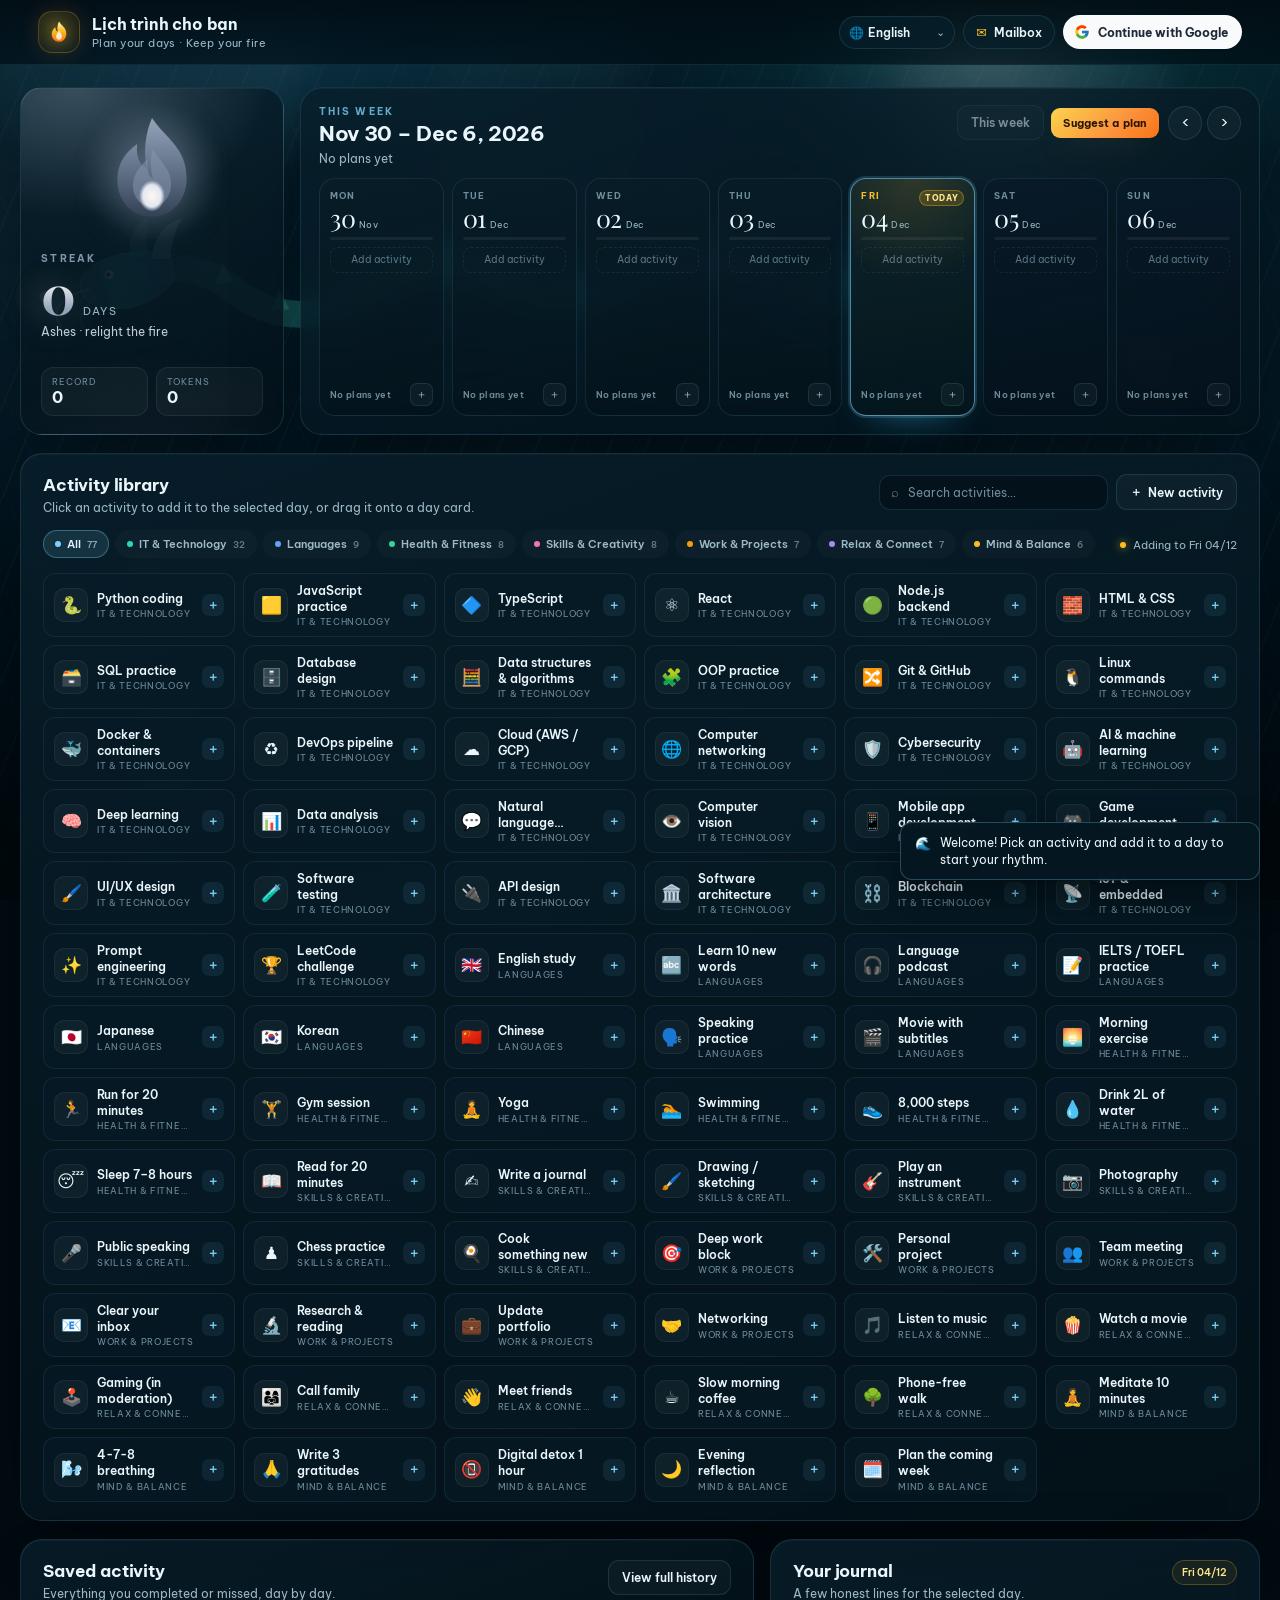
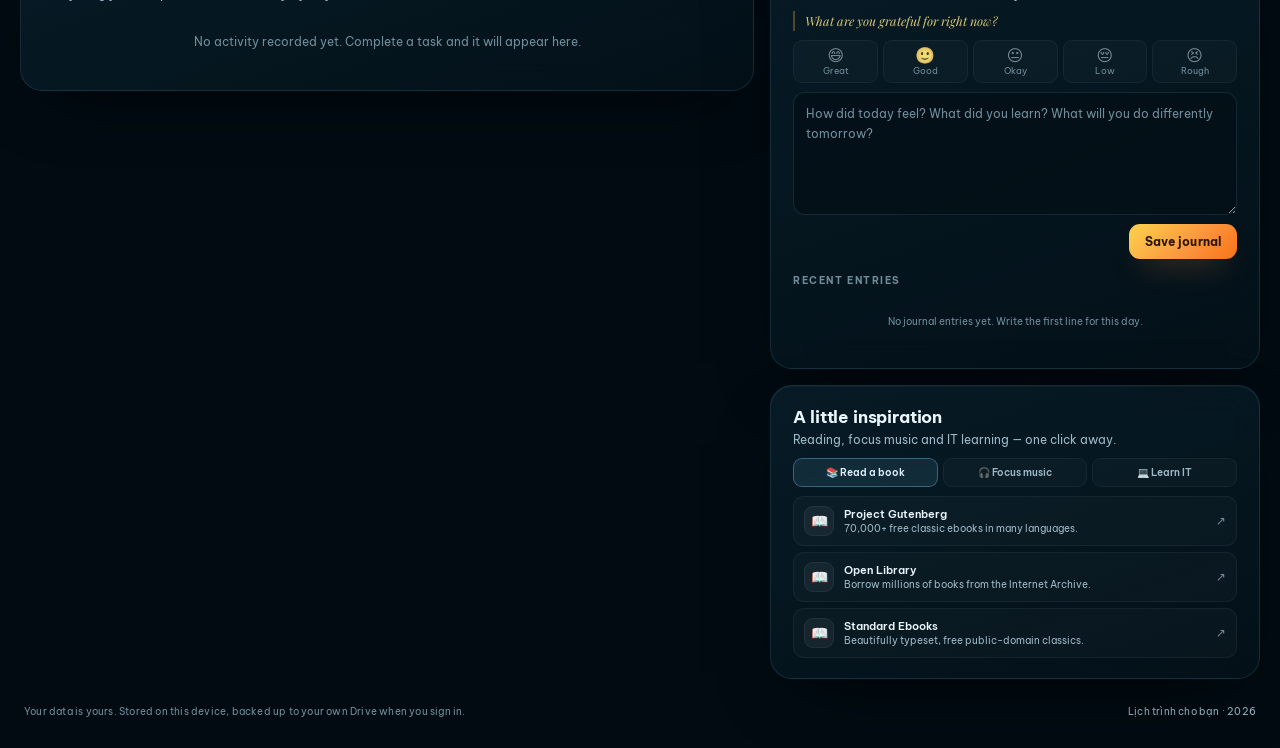
<file: Lich_trinh_du_an/index.html>
<!DOCTYPE html>
<html lang="en">
<head>
<meta charset="UTF-8">
<meta name="viewport" content="width=device-width, initial-scale=1, viewport-fit=cover">
<meta name="theme-color" content="#04121b">
<meta name="description" content="Lịch trình cho bạn — a weekly schedule, habit streak, journal and congratulations letters with an ocean of life behind them.">
<title>Lịch trình cho bạn — Weekly planner</title>
<link rel="manifest" href="manifest.webmanifest">
<link rel="icon" href="icon.svg" type="image/svg+xml">
<link rel="apple-touch-icon" href="icon.svg">
<link rel="preconnect" href="https://fonts.googleapis.com">
<link rel="preconnect" href="https://fonts.gstatic.com" crossorigin>
<link href="https://fonts.googleapis.com/css2?family=Be+Vietnam+Pro:wght@300;400;500;600;700;800&family=Playfair+Display:ital,wght@0,500;0,600;0,700;1,500&display=swap" rel="stylesheet">
<link rel="stylesheet" href="styles.css">
</head>
<body class="is-night">

<a class="skip-link" href="#main">Skip to content</a>

<div class="ocean" aria-hidden="true">
  <div class="ocean-gradient"></div>
  <div class="night-glow"></div>
  <div class="ray ray-a"></div>
  <div class="ray ray-b"></div>
  <div class="ray ray-c"></div>
  <div class="caustics"></div>

  <div class="bubbles">
    <span style="--x: 6%; --d: 15s; --delay: -3s; --s: .6"></span>
    <span style="--x: 18%; --d: 19s; --delay: -11s; --s: .9"></span>
    <span style="--x: 31%; --d: 13s; --delay: -7s; --s: .5"></span>
    <span style="--x: 46%; --d: 22s; --delay: -16s; --s: 1"></span>
    <span style="--x: 58%; --d: 16s; --delay: -5s; --s: .7"></span>
    <span style="--x: 68%; --d: 20s; --delay: -13s; --s: .55"></span>
    <span style="--x: 79%; --d: 14s; --delay: -2s; --s: .85"></span>
    <span style="--x: 90%; --d: 18s; --delay: -9s; --s: .6"></span>
  </div>

  <div class="fish fish-1" style="--y: 16%; --d: 44s; --delay: -12s; --s: .85">
    <div class="fish-inner"><i class="fish-tail"></i><i class="fish-fin"></i><i class="fish-body"><i class="fish-eye"></i></i></div>
  </div>
  <div class="fish fish-2" style="--y: 34%; --d: 58s; --delay: -34s; --s: .55">
    <div class="fish-inner"><i class="fish-tail"></i><i class="fish-fin"></i><i class="fish-body"><i class="fish-eye"></i></i></div>
  </div>
  <div class="fish fish-3" style="--y: 52%; --d: 50s; --delay: -20s; --s: 1.15">
    <div class="fish-inner"><i class="fish-tail"></i><i class="fish-fin"></i><i class="fish-body"><i class="fish-eye"></i></i></div>
  </div>
  <div class="fish fish-4" style="--y: 68%; --d: 38s; --delay: -7s; --s: .7">
    <div class="fish-inner"><i class="fish-tail"></i><i class="fish-fin"></i><i class="fish-body"><i class="fish-eye"></i></i></div>
  </div>
  <div class="fish fish-5" style="--y: 26%; --d: 66s; --delay: -48s; --s: .45">
    <div class="fish-inner"><i class="fish-tail"></i><i class="fish-fin"></i><i class="fish-body"><i class="fish-eye"></i></i></div>
  </div>
  <div class="fish fish-6" style="--y: 78%; --d: 47s; --delay: -29s; --s: .9">
    <div class="fish-inner"><i class="fish-tail"></i><i class="fish-fin"></i><i class="fish-body"><i class="fish-eye"></i></i></div>
  </div>

  <div class="jelly jelly-a"><i class="jelly-bell"></i><i class="jelly-tentacles"></i></div>
  <div class="jelly jelly-b"><i class="jelly-bell"></i><i class="jelly-tentacles"></i></div>

  <div class="dragon-track">
    <svg class="dragon-svg" viewBox="0 0 940 380" role="presentation">
      <defs>
        <linearGradient id="dragonBody" x1="0" y1="0" x2="1" y2="0">
          <stop offset="0" stop-color="#4fd1c5" stop-opacity=".15"/>
          <stop offset=".35" stop-color="#2dd4bf" stop-opacity=".75"/>
          <stop offset=".7" stop-color="#22d3ee" stop-opacity=".55"/>
          <stop offset="1" stop-color="#a78bfa" stop-opacity=".25"/>
        </linearGradient>
        <linearGradient id="dragonBelly" x1="0" y1="0" x2="1" y2="0">
          <stop offset="0" stop-color="#fef3c7" stop-opacity=".8"/>
          <stop offset="1" stop-color="#7dd3fc" stop-opacity=".25"/>
        </linearGradient>
        <radialGradient id="pearlGlow">
          <stop offset="0" stop-color="#fff7ed"/>
          <stop offset=".5" stop-color="#fde68a" stop-opacity=".75"/>
          <stop offset="1" stop-color="#fbbf24" stop-opacity="0"/>
        </radialGradient>
      </defs>
      <g class="dragon-wave">
        <path class="dragon-tail" d="M838 252 C 878 216, 912 210, 924 234 C 906 248, 880 260, 850 270 Z" fill="url(#dragonBody)"/>
        <path class="dragon-body-line" d="M848 252 C 782 208, 728 208, 690 230 C 640 258, 598 256, 560 235 C 508 206, 468 214, 430 245 C 390 278, 338 276, 300 245 C 270 222, 242 220, 216 230" fill="none" stroke="url(#dragonBody)" stroke-width="26" stroke-linecap="round"/>
        <path class="dragon-belly-line" d="M842 260 C 782 220, 730 220, 692 241 C 642 268, 598 266, 558 246 C 508 218, 468 226, 430 256" fill="none" stroke="url(#dragonBelly)" stroke-width="6" stroke-linecap="round" opacity=".55"/>
        <g class="dragon-fins" fill="#5eead4" opacity=".5">
          <path d="M790 219 l 9 -27 l 13 24 z"/>
          <path d="M730 216 l 8 -24 l 12 22 z"/>
          <path d="M672 222 l 8 -23 l 11 21 z"/>
          <path d="M616 241 l 8 -22 l 11 20 z"/>
          <path d="M560 230 l 8 -24 l 12 22 z"/>
          <path d="M504 213 l 8 -22 l 11 20 z"/>
          <path d="M448 225 l 8 -22 l 11 20 z"/>
          <path d="M392 252 l 8 -22 l 11 20 z"/>
          <path d="M336 266 l 8 -21 l 10 19 z"/>
          <path d="M282 240 l 8 -21 l 10 19 z"/>
        </g>
        <g class="dragon-head" transform="translate(196 230) rotate(-4)">
          <path class="dragon-horn" d="M 26 -15 C 30 -38, 44 -50, 58 -52 C 48 -38, 46 -26, 44 -14 Z" fill="#99f6e4" opacity=".7"/>
          <path class="dragon-horn" d="M 6 -18 C 4 -38, 12 -50, 26 -56 C 22 -42, 22 -30, 24 -18 Z" fill="#5eead4" opacity=".45"/>
          <path class="dragon-head-shape" d="M 44 -16 C 16 -28, -24 -24, -40 -4 C -50 10, -42 26, -20 30 C 6 34, 34 24, 46 6 Z" fill="url(#dragonBody)" stroke="#99f6e4" stroke-opacity=".35" stroke-width="1.2"/>
          <circle class="dragon-eye" cx="-16" cy="-3" r="4.4" fill="#f0fdfa"/>
          <circle class="dragon-pupil" cx="-17" cy="-3" r="2" fill="#0f172a"/>
          <path class="dragon-whisker" d="M -36 10 C -64 14, -76 28, -66 44" fill="none" stroke="#7dd3fc" stroke-width="2" stroke-linecap="round" opacity=".6"/>
          <path class="dragon-whisker" d="M -32 20 C -52 32, -50 48, -34 56" fill="none" stroke="#a78bfa" stroke-width="1.6" stroke-linecap="round" opacity=".45"/>
          <path class="dragon-smile" d="M -34 14 C -24 20, -12 20, -4 15" fill="none" stroke="#0f766e" stroke-width="1.6" stroke-linecap="round" opacity=".55"/>
        </g>
        <circle class="dragon-pearl" cx="118" cy="252" r="30" fill="url(#pearlGlow)" opacity=".35"/>
        <circle cx="118" cy="252" r="5.5" fill="#fefce8" opacity=".9"/>
      </g>
    </svg>
  </div>

  <div class="seaweed">
    <i style="--x: 4%; --h: 150px; --d: 7s"></i>
    <i style="--x: 12%; --h: 220px; --d: 9s; --delay: -2s"></i>
    <i style="--x: 22%; --h: 120px; --d: 6s; --delay: -4s"></i>
    <i style="--x: 74%; --h: 180px; --d: 8s; --delay: -1s"></i>
    <i style="--x: 84%; --h: 240px; --d: 10s; --delay: -5s"></i>
    <i style="--x: 94%; --h: 140px; --d: 7s; --delay: -3s"></i>
  </div>
  <div class="seafloor"></div>
</div>

<canvas id="fxCanvas" aria-hidden="true"></canvas>

<header class="topbar">
  <div class="brand">
    <div class="brand-mark" aria-hidden="true">
      <svg viewBox="0 0 64 64" class="brand-flame">
        <defs>
          <linearGradient id="brandFlameGrad" x1="0" y1="1" x2="0" y2="0">
            <stop offset="0" stop-color="#f97316"/>
            <stop offset=".55" stop-color="#fbbf24"/>
            <stop offset="1" stop-color="#fef3c7"/>
          </linearGradient>
        </defs>
        <path d="M32 6 C 40 18, 50 22, 50 36 C 50 47, 42 56, 32 56 C 22 56, 14 48, 14 37 C 14 30, 18 24, 23 20 C 23 27, 26 30, 29 31 C 27 22, 28 14, 32 6 Z" fill="url(#brandFlameGrad)"/>
        <path d="M32 28 C 36 34, 39 37, 39 43 C 39 48, 36 51, 32 51 C 28 51, 25 48, 25 43 C 25 39, 28 35, 32 28 Z" fill="#fff7ed" opacity=".85"/>
      </svg>
    </div>
    <div class="brand-text">
      <h1 class="brand-name">Lịch trình cho bạn</h1>
      <p class="brand-tag" data-i18n="tagline">Plan your days · Keep your fire</p>
    </div>
  </div>

  <div class="top-actions">
    <div class="lang-wrap">
      <span class="lang-icon" aria-hidden="true">🌐</span>
      <label class="sr-only" for="langSelect" data-i18n="lang.label">Language</label>
      <select id="langSelect" class="lang-select">
        <option value="en">English</option>
        <option value="vi">Tiếng Việt</option>
        <option value="ja">日本語</option>
        <option value="es">Español</option>
      </select>
    </div>

    <button class="mail-btn" id="btnMail" type="button" data-i18n-aria-label="nav.mail">
      <span class="mail-ico" aria-hidden="true">✉</span>
      <span class="mail-label" data-i18n="nav.mail">Mailbox</span>
      <span class="badge" id="mailCount" hidden>0</span>
    </button>

    <div class="auth-area">
      <button class="btn-google" id="btnGoogle" type="button">
        <svg viewBox="0 0 48 48" aria-hidden="true">
          <path fill="#FFC107" d="M43.6 20.5H42V20H24v8h11.3C33.7 32.9 29.3 36 24 36c-6.6 0-12-5.4-12-12s5.4-12 12-12c3.1 0 5.9 1.2 8 3.1l5.7-5.7C34.2 6.1 29.4 4 24 4 13 4 4 13 4 24s9 20 20 20 20-9 20-20c0-1.2-.1-2.4-.4-3.5z"/>
          <path fill="#FF3D00" d="M6.3 14.7l6.6 4.8C14.7 15.1 19 12 24 12c3.1 0 5.9 1.2 8 3.1l5.7-5.7C34.2 6.1 29.4 4 24 4 16.3 4 9.7 8.3 6.3 14.7z"/>
          <path fill="#4CAF50" d="M24 44c5.2 0 9.9-2 13.4-5.2l-6.2-5.2C29.2 35.1 26.7 36 24 36c-5.3 0-9.7-3.1-11.3-7.9l-6.5 5C9.5 39.6 16.2 44 24 44z"/>
          <path fill="#1976D2" d="M43.6 20.5H42V20H24v8h11.3c-.8 2.3-2.3 4.3-4.1 5.7l6.2 5.2C37.1 39.2 44 34 44 24c0-1.2-.1-2.4-.4-3.5z"/>
        </svg>
        <span data-i18n="auth.signIn">Continue with Google</span>
      </button>

      <button class="account-chip" id="accountChip" type="button" hidden>
        <span class="avatar" id="accountAvatar" aria-hidden="true">A</span>
        <span class="account-meta">
          <span class="account-name" id="accountName"></span>
          <span class="account-status" id="syncIndicator"></span>
        </span>
        <span class="sync-dot" id="syncDot" aria-hidden="true"></span>
      </button>

      <div class="account-pop" id="accountPop" hidden>
        <p class="pop-email" id="accountEmail"></p>
        <p class="pop-status" id="accountStatus"></p>
        <button class="pop-btn" id="btnSyncNow" type="button"></button>
        <button class="pop-btn danger" id="btnSignOut" type="button" data-i18n="auth.signOut"></button>
      </div>
    </div>
  </div>
</header>

<main id="main" class="page">
  <section class="hero" aria-label="Streak and week">
    <aside class="streak-card tier-0" id="streakCard">
      <div class="flame-stage" aria-hidden="true">
        <span class="flame-halo"></span>
        <svg viewBox="0 0 120 140" class="streak-flame">
          <defs>
            <linearGradient id="streakOuter" x1="0" y1="1" x2="0" y2="0">
              <stop offset="0" stop-color="var(--flame-deep)"/>
              <stop offset=".5" stop-color="var(--flame-mid)"/>
              <stop offset="1" stop-color="var(--flame-tip)"/>
            </linearGradient>
            <linearGradient id="streakInner" x1="0" y1="1" x2="0" y2="0">
              <stop offset="0" stop-color="var(--flame-mid)"/>
              <stop offset="1" stop-color="var(--flame-glow)"/>
            </linearGradient>
            <radialGradient id="streakCore">
              <stop offset="0" stop-color="#fff7ed"/>
              <stop offset=".7" stop-color="var(--flame-core)"/>
              <stop offset="1" stop-color="var(--flame-core)" stop-opacity="0"/>
            </radialGradient>
          </defs>
          <path class="flame-outer" d="M60 8 C 76 32, 100 42, 100 78 C 100 103, 83 122, 60 122 C 37 122, 20 104, 20 79 C 20 60, 30 47, 43 38 C 41 56, 48 64, 54 66 C 50 48, 52 26, 60 8 Z" fill="url(#streakOuter)"/>
          <path class="flame-inner" d="M61 44 C 70 60, 82 66, 82 84 C 82 99, 73 110, 60 110 C 47 110, 38 100, 38 85 C 38 73, 47 63, 55 55 C 53 69, 57 76, 61 78 C 58 66, 58 52, 61 44 Z" fill="url(#streakInner)"/>
          <ellipse class="flame-core" cx="60" cy="98" rx="15" ry="18" fill="url(#streakCore)"/>
        </svg>
        <span class="spark spark-a"></span>
        <span class="spark spark-b"></span>
        <span class="spark spark-c"></span>
      </div>
      <div class="streak-copy">
        <span class="streak-label" data-i18n="streak.label">STREAK</span>
        <div class="streak-value">
          <strong id="streakNumber">0</strong>
          <span data-i18n="streak.unit">days</span>
        </div>
        <p class="streak-tier" id="streakTier"></p>
      </div>
      <div class="streak-stats">
        <div class="stat">
          <span data-i18n="streak.record">Record</span>
          <strong id="bestStreak">0</strong>
        </div>
        <div class="stat">
          <span data-i18n="streak.tokens">Tokens</span>
          <strong id="tokenCount">0</strong>
        </div>
      </div>
    </aside>

    <section class="week-panel" aria-labelledby="weekTitle">
      <div class="week-head">
        <div class="week-copy">
          <p class="eyebrow" data-i18n="week.label">THIS WEEK</p>
          <h2 id="weekTitle"></h2>
          <p class="week-sub" id="weekSub"></p>
        </div>
        <div class="week-tools">
          <button class="missed-btn" id="btnMissed" type="button" hidden>
            <span aria-hidden="true">⚠</span>
            <span id="missedCount">0</span>
          </button>
          <button class="ghost-btn" id="btnThisWeek" type="button" data-i18n="week.this">This week</button>
          <button class="primary-btn small" id="btnSuggestWeek" type="button" data-i18n="week.suggest">Suggest a plan</button>
          <div class="week-nav">
            <button class="round-btn" id="btnPrevWeek" type="button" data-i18n-aria-label="week.prev">‹</button>
            <button class="round-btn" id="btnNextWeek" type="button" data-i18n-aria-label="week.next">›</button>
          </div>
        </div>
      </div>
      <div class="week-grid" id="weekGrid"></div>
    </section>
  </section>

  <section class="panel library-panel" aria-labelledby="libraryTitle">
    <div class="panel-head">
      <div>
        <h2 id="libraryTitle" data-i18n="library.title">Activity library</h2>
        <p class="panel-sub" data-i18n="library.subtitle">Click an activity to add it to the selected day, or drag it onto a day card.</p>
      </div>
      <div class="library-tools">
        <div class="search-wrap">
          <span aria-hidden="true">⌕</span>
          <input id="librarySearch" type="search" autocomplete="off" data-i18n-placeholder="library.search">
        </div>
        <button class="ghost-btn" id="btnCustom" type="button">
          <span aria-hidden="true">＋</span>
          <span data-i18n="library.openCustom">New activity</span>
        </button>
      </div>
    </div>

    <div class="library-bar">
      <div class="cat-tabs" id="categoryTabs" role="tablist"></div>
      <p class="library-target"><span class="target-dot" aria-hidden="true"></span><span id="libraryTarget"></span></p>
    </div>

    <form class="custom-form" id="customForm" hidden>
      <div class="field field-emoji">
        <span data-i18n="custom.emoji">Icon</span>
        <input id="customEmoji" maxlength="4" autocomplete="off" data-i18n-placeholder="custom.emojiPh">
      </div>
      <div class="field">
        <span data-i18n="custom.name">Name</span>
        <input id="customName" maxlength="60" required autocomplete="off" data-i18n-placeholder="custom.namePh">
      </div>
      <div class="field">
        <span data-i18n="custom.category">Category</span>
        <select id="customCategory"></select>
      </div>
      <button class="primary-btn" type="submit" data-i18n="custom.add">Add to library</button>
      <button class="icon-btn" id="btnCustomClose" type="button" data-i18n-aria-label="library.closeCustom">✕</button>
    </form>

    <div class="library-grid" id="libraryGrid"></div>
    <p class="empty-note" id="libraryEmpty" hidden data-i18n="library.noResults">No activities found. Try another keyword.</p>
  </section>

  <section class="bottom-grid">
    <section class="panel log-panel" aria-labelledby="logTitle">
      <div class="panel-head">
        <div>
          <h2 id="logTitle" data-i18n="log.title">Saved activity</h2>
          <p class="panel-sub" data-i18n="log.subtitle">Everything you completed or missed, day by day.</p>
        </div>
        <button class="ghost-btn" id="btnAllHistory" type="button" data-i18n="log.viewAll">View full history</button>
      </div>
      <div class="activity-log" id="activityLog"></div>
      <p class="empty-note" id="logEmpty" hidden data-i18n="log.empty">No activity recorded yet.</p>
    </section>

    <div class="side-stack">
      <section class="panel journal-panel" aria-labelledby="journalTitle">
        <div class="panel-head">
          <div>
            <h2 id="journalTitle" data-i18n="journal.title">Your journal</h2>
            <p class="panel-sub" data-i18n="journal.subtitle">A few honest lines for the selected day.</p>
          </div>
          <span class="day-pill" id="journalFor"></span>
        </div>
        <p class="journal-prompt" id="journalPrompt"></p>
        <div class="mood-row" id="journalMood" role="group" data-i18n-aria-label="journal.mood"></div>
        <textarea id="journalText" rows="5" data-i18n-placeholder="journal.placeholder"></textarea>
        <div class="journal-actions">
          <span class="journal-hint" id="journalHint"></span>
          <button class="danger-link" id="btnDeleteJournal" type="button" data-i18n="journal.delete" hidden>Delete entry</button>
          <button class="primary-btn" id="btnSaveJournal" type="button" data-i18n="journal.save">Save journal</button>
        </div>
        <h3 class="mini-title" data-i18n="journal.recent">Recent entries</h3>
        <div class="journal-recent" id="journalRecent"></div>
      </section>

      <section class="panel suggest-panel" aria-labelledby="suggestTitle">
        <div class="panel-head">
          <div>
            <h2 id="suggestTitle" data-i18n="suggest.title">A little inspiration</h2>
            <p class="panel-sub" data-i18n="suggest.subtitle">Reading, focus music and IT learning — one click away.</p>
          </div>
        </div>
        <div class="suggest-tabs" id="suggestTabs" role="tablist"></div>
        <div class="suggest-list" id="suggestList"></div>
      </section>
    </div>
  </section>

  <footer class="site-foot">
    <p data-i18n="footer.note">Your data is yours.</p>
    <p class="foot-brand">Lịch trình cho bạn · <span id="yearNow">2026</span></p>
  </footer>
</main>

<div class="modal-layer" id="quickModal" aria-hidden="true">
  <div class="modal-card modal-wide" role="dialog" aria-modal="true" aria-labelledby="quickTitle">
    <button class="modal-close" type="button" data-close="quickModal" data-i18n-aria-label="library.closeCustom">✕</button>
    <p class="eyebrow" id="quickDateLabel"></p>
    <h3 id="quickTitle" data-i18n="quick.title">Choose activities for this day</h3>
    <div class="search-wrap">
      <span aria-hidden="true">⌕</span>
      <input id="quickSearch" type="search" autocomplete="off" data-i18n-placeholder="quick.search">
    </div>
    <p class="panel-sub" data-i18n="quick.hint">Tap to add.</p>
    <div id="quickGrid" class="quick-grid"></div>
    <p class="empty-note" id="quickEmpty" hidden data-i18n="quick.empty">No matching activities.</p>
  </div>
</div>

<div class="modal-layer" id="punishModal" aria-hidden="true">
  <div class="modal-card punish-card" role="dialog" aria-modal="true" aria-labelledby="punishTitle">
    <button class="modal-close" type="button" data-close="punishModal" data-i18n-aria-label="library.closeCustom">✕</button>
    <p class="eyebrow" data-i18n="punish.eyebrow"></p>
    <h3 id="punishTitle" data-i18n="punish.title"></h3>
    <p class="punish-summary" id="punishSummary"></p>
    <div class="penalty-box">
      <span class="penalty-emoji" id="penaltyEmoji" aria-hidden="true"></span>
      <p id="penaltyText"></p>
      <button class="ghost-btn small" id="btnReroll" type="button" data-i18n="punish.reroll"></button>
    </div>
    <button class="primary-btn wide" id="btnAcceptPenalty" type="button" data-i18n="punish.accept"></button>
    <h4 class="mini-title" data-i18n="punish.solutionsTitle"></h4>
    <div class="solution-list">
      <button class="solution" id="btnMoveToday" type="button">
        <span class="solution-num">1</span>
        <span class="solution-copy"><strong data-i18n="punish.moveToday"></strong><small data-i18n="punish.moveTodaySub"></small></span>
        <span class="solution-arrow" aria-hidden="true">→</span>
      </button>
      <div class="solution solution-static">
        <span class="solution-num">2</span>
        <span class="solution-copy">
          <strong data-i18n="punish.pickDate"></strong>
          <span class="inline-form">
            <input type="date" id="rescheduleDate">
            <button class="small-btn" id="btnReschedule" type="button" data-i18n="punish.move"></button>
          </span>
        </span>
      </div>
      <button class="solution" id="btnUseToken" type="button">
        <span class="solution-num">3</span>
        <span class="solution-copy"><strong id="punishToken"></strong><small data-i18n="punish.tokenSub"></small></span>
        <span class="solution-arrow" aria-hidden="true">→</span>
      </button>
      <button class="solution" id="btnReplan" type="button">
        <span class="solution-num">4</span>
        <span class="solution-copy"><strong data-i18n="punish.plan"></strong><small data-i18n="punish.planSub"></small></span>
        <span class="solution-arrow" aria-hidden="true">→</span>
      </button>
    </div>
    <p class="fineprint" data-i18n="punish.fineprint"></p>
  </div>
</div>

<div class="letter-layer" id="letterModal" aria-hidden="true">
  <div class="letter-shell" role="dialog" aria-modal="true" aria-labelledby="letterTitle">
    <span class="letter-ribbon" data-i18n="letter.ribbon">CONGRATULATIONS</span>
    <p class="letter-date" id="letterDate"></p>
    <h3 class="letter-title" id="letterTitle"></h3>
    <div class="letter-body" id="letterBody"></div>
    <p class="letter-sign" id="letterSign"></p>
    <div class="wax-seal" aria-hidden="true">🔥</div>
    <div class="letter-actions">
      <button class="danger-link" id="btnDeleteLetter" type="button" data-i18n="mail.delete">Delete letter</button>
      <button class="primary-btn" id="btnCloseLetter" type="button" data-autofocus data-i18n="letter.continue">Keep the rhythm</button>
    </div>
  </div>
</div>

<div class="modal-layer" id="historyModal" aria-hidden="true">
  <div class="modal-card" role="dialog" aria-modal="true" aria-labelledby="historyTitle">
    <button class="modal-close" type="button" data-close="historyModal" data-i18n-aria-label="library.closeCustom">✕</button>
    <p class="eyebrow" data-i18n="history.eyebrow"></p>
    <h3 id="historyTitle" data-i18n="history.title"></h3>
    <p class="panel-sub" data-i18n="history.subtitle"></p>
    <div class="history-list" id="historyList"></div>
  </div>
</div>

<div class="modal-layer" id="mailModal" aria-hidden="true">
  <div class="modal-card" role="dialog" aria-modal="true" aria-labelledby="mailTitle">
    <button class="modal-close" type="button" data-close="mailModal" data-i18n-aria-label="library.closeCustom">✕</button>
    <h3 id="mailTitle" data-i18n="mail.title">Your mailbox</h3>
    <p class="panel-sub" data-i18n="mail.subtitle">Letters stay here until you delete them.</p>
    <div class="mail-list" id="mailList"></div>
  </div>
</div>

<div class="modal-layer" id="setupModal" aria-hidden="true">
  <div class="modal-card setup-card" role="dialog" aria-modal="true" aria-labelledby="setupTitle">
    <button class="modal-close" type="button" data-close="setupModal" data-i18n-aria-label="auth.close">✕</button>
    <p class="eyebrow">Google Drive</p>
    <h3 id="setupTitle" data-i18n="auth.setupTitle">Connect Google Drive</h3>
    <p data-i18n="auth.setupIntro"></p>
    <p class="setup-warn" data-i18n="auth.setupNeed"></p>
    <ol class="setup-steps">
      <li data-i18n="auth.step1"></li>
      <li data-i18n="auth.step2"></li>
      <li data-i18n="auth.step3"></li>
      <li data-i18n="auth.step4"></li>
    </ol>
    <div class="setup-actions">
      <a class="primary-btn" href="https://console.cloud.google.com/apis/credentials" target="_blank" rel="noopener" data-i18n="auth.openConsole">Open Google Cloud Console</a>
      <button class="ghost-btn" type="button" data-close="setupModal" data-i18n="auth.close">Close</button>
    </div>
  </div>
</div>

<div class="modal-layer" id="syncModal" aria-hidden="true">
  <div class="modal-card sync-card" role="dialog" aria-modal="true" aria-labelledby="syncTitle">
    <button class="modal-close" type="button" data-close="syncModal" data-i18n-aria-label="auth.cancel">✕</button>
    <h3 id="syncTitle" data-i18n="auth.syncTitle">Backup found in Drive</h3>
    <p id="syncWhen"></p>
    <div class="sync-actions">
      <button class="primary-btn" id="btnUseCloud" type="button" data-i18n="auth.useCloud">Restore the backup</button>
      <button class="ghost-btn" id="btnKeepLocal" type="button" data-i18n="auth.keepLocal">Upload this device</button>
      <button class="ghost-btn" id="btnMergeCloud" type="button" data-i18n="auth.merge">Merge both</button>
      <button class="ghost-btn" id="btnCancelSync" type="button" data-i18n="auth.cancel">Cancel</button>
    </div>
  </div>
</div>

<div class="toasts" id="toasts" role="status" aria-live="polite"></div>

<noscript>
  <div class="noscript">This planner needs JavaScript to run. Please enable it.</div>
</noscript>

<script src="config.js"></script>
<script src="i18n.js"></script>
<script src="app.js"></script>
</body>
</html>
</file>
<file: Lich_trinh_du_an/styles.css>
:root {
  color-scheme: dark;
  --bg: #03111a;
  --bg-deep: #010b11;
  --panel: rgba(7, 29, 40, .82);
  --panel-2: rgba(10, 37, 50, .72);
  --panel-3: rgba(4, 18, 26, .72);
  --line: rgba(125, 211, 252, .13);
  --line-strong: rgba(125, 211, 252, .28);
  --text: #eaf6fb;
  --muted: #9db9c6;
  --dim: #6f8d9b;
  --gold: #fbbf24;
  --orange: #fb923c;
  --rose: #fb7185;
  --violet: #a78bfa;
  --sky: #7dd3fc;
  --emerald: #34d399;
  --teal: #2dd4bf;
  --danger: #f87171;
  --font: "Be Vietnam Pro", "Segoe UI", "Hiragino Sans", "Noto Sans JP", system-ui, -apple-system, sans-serif;
  --serif: "Playfair Display", "Times New Roman", "Yu Mincho", Georgia, serif;
  --radius: 22px;
  --radius-sm: 14px;
  --shadow: 0 26px 70px -32px rgba(0, 0, 0, .75);
  --flame-deep: #334155;
  --flame-mid: #64748b;
  --flame-tip: #94a3b8;
  --flame-core: #cbd5e1;
  --flame-glow: rgba(148, 163, 184, .38);
}

* { box-sizing: border-box; }

html { scroll-behavior: smooth; }

body {
  margin: 0;
  min-height: 100vh;
  font-family: var(--font);
  color: var(--text);
  background: var(--bg-deep);
  -webkit-font-smoothing: antialiased;
  overflow-x: hidden;
}

body.is-day { --line: rgba(125, 211, 252, .18); }

h1, h2, h3, h4, p { margin: 0; }

button, input, select, textarea { font: inherit; }

button { cursor: pointer; }

a { color: inherit; }

::selection { background: rgba(251, 191, 36, .35); color: #fffbed; }

:focus-visible {
  outline: 2px solid var(--gold);
  outline-offset: 2px;
}

* {
  scrollbar-width: thin;
  scrollbar-color: rgba(125, 211, 252, .28) transparent;
}
*::-webkit-scrollbar { width: 8px; height: 8px; }
*::-webkit-scrollbar-track { background: transparent; }
*::-webkit-scrollbar-thumb {
  background: rgba(125, 211, 252, .22);
  border-radius: 99px;
}
*::-webkit-scrollbar-thumb:hover { background: rgba(125, 211, 252, .38); }

.sr-only {
  position: absolute;
  width: 1px; height: 1px;
  padding: 0; margin: -1px;
  overflow: hidden;
  clip: rect(0 0 0 0);
  white-space: nowrap;
  border: 0;
}

.skip-link {
  position: fixed;
  top: -60px; left: 16px;
  z-index: 200;
  padding: 10px 16px;
  border-radius: 0 0 12px 12px;
  background: var(--gold);
  color: #1f1302;
  font-size: 12px;
  font-weight: 700;
  text-decoration: none;
  transition: top .2s ease;
}
.skip-link:focus { top: 0; }

/* ---------------------------------------------------------------- ocean */

.ocean {
  position: fixed;
  inset: 0;
  z-index: 0;
  overflow: hidden;
  pointer-events: none;
}

.ocean-gradient {
  position: absolute;
  inset: 0;
  background:
    radial-gradient(ellipse 70% 45% at 18% -8%, rgba(56, 189, 248, .30), transparent 60%),
    radial-gradient(ellipse 55% 40% at 82% -4%, rgba(45, 212, 191, .20), transparent 65%),
    radial-gradient(ellipse 70% 50% at 50% 108%, rgba(13, 148, 136, .18), transparent 70%),
    linear-gradient(180deg, #05212e 0%, #031722 38%, #021019 68%, #010a10 100%);
  transition: background 2.4s ease;
}

body.is-day .ocean-gradient {
  background:
    radial-gradient(ellipse 70% 45% at 18% -8%, rgba(186, 230, 253, .42), transparent 60%),
    radial-gradient(ellipse 55% 40% at 82% -4%, rgba(94, 234, 212, .26), transparent 65%),
    radial-gradient(ellipse 70% 50% at 50% 108%, rgba(13, 148, 136, .22), transparent 70%),
    linear-gradient(180deg, #0d5a71 0%, #083f52 40%, #052b39 72%, #031d27 100%);
}

.ocean::after {
  content: "";
  position: absolute;
  inset: 0;
  background:
    radial-gradient(ellipse 120% 80% at 50% 40%, transparent 45%, rgba(0, 6, 10, .55) 100%),
    linear-gradient(180deg, rgba(0, 6, 10, .12), transparent 30%);
}

.night-glow {
  position: absolute;
  top: -160px; right: 6%;
  width: 420px; height: 420px;
  border-radius: 50%;
  background: radial-gradient(circle, rgba(224, 242, 254, .22), rgba(125, 211, 252, .08) 45%, transparent 70%);
  filter: blur(6px);
  transition: opacity 2s ease;
}
body.is-day .night-glow { opacity: 0; }

.ray {
  position: absolute;
  top: -24vh;
  width: 24vw;
  height: 128vh;
  transform-origin: top center;
  background: linear-gradient(180deg, rgba(240, 249, 255, .20), rgba(125, 211, 252, .06) 52%, transparent 78%);
  filter: blur(16px);
  opacity: .35;
  animation: raySway 14s ease-in-out infinite alternate;
}
.ray-a { left: 6%; transform: rotate(16deg); }
.ray-b { left: 38%; width: 15vw; transform: rotate(8deg); animation-duration: 18s; opacity: .22; animation-delay: -4s; }
.ray-c { right: 14%; width: 20vw; transform: rotate(-12deg); animation-duration: 16s; opacity: .28; animation-delay: -8s; }

body.is-day .ray { opacity: .6; }
body.is-day .ray-b { opacity: .4; }
body.is-day .ray-c { opacity: .5; }

@keyframes raySway {
  from { margin-left: -3vw; opacity: .22; }
  to { margin-left: 3vw; opacity: .48; }
}

.caustics {
  position: absolute;
  inset: -10%;
  background-image:
    repeating-linear-gradient(112deg, rgba(255, 255, 255, .035) 0 2px, transparent 2px 34px),
    repeating-linear-gradient(64deg, rgba(125, 211, 252, .04) 0 1px, transparent 1px 42px);
  mix-blend-mode: screen;
  opacity: .5;
  animation: causticDrift 22s ease-in-out infinite alternate;
}
@keyframes causticDrift {
  from { transform: translate3d(-2%, -1%, 0) scale(1.02); }
  to { transform: translate3d(2%, 1%, 0) scale(1.08); }
}

.bubbles { position: absolute; inset: 0; }
.bubbles span {
  position: absolute;
  bottom: -48px;
  left: var(--x);
  width: calc(12px * var(--s));
  height: calc(12px * var(--s));
  border-radius: 50%;
  border: 1px solid rgba(224, 242, 254, .35);
  background: radial-gradient(circle at 30% 30%, rgba(255, 255, 255, .55), rgba(255, 255, 255, .04) 62%);
  animation: bubbleRise var(--d) linear var(--delay) infinite;
  opacity: 0;
}
@keyframes bubbleRise {
  0% { transform: translate3d(0, 0, 0); opacity: 0; }
  12% { opacity: .55; }
  50% { transform: translate3d(20px, -52vh, 0); opacity: .45; }
  85% { opacity: .3; }
  100% { transform: translate3d(-16px, -108vh, 0); opacity: 0; }
}

.fish {
  position: absolute;
  left: 104%;
  top: var(--y);
  width: 78px;
  height: 40px;
  opacity: .62;
  animation: swimAcross var(--d) linear var(--delay) infinite;
  will-change: transform;
}
.fish-inner {
  position: relative;
  width: 100%;
  height: 100%;
  transform: scale(var(--s));
  animation: fishWobble 2.8s ease-in-out infinite;
}
.fish-body {
  position: absolute;
  top: 50%; left: 0;
  width: 54px; height: 27px;
  transform: translateY(-50%);
  border-radius: 52% 62% 58% 44%;
  background: linear-gradient(135deg, #fb923c, #f43f5e 75%);
  box-shadow: inset -8px -5px 14px rgba(0, 0, 0, .28), 0 0 22px rgba(251, 113, 133, .25);
}
.fish-eye {
  position: absolute;
  top: 7px; left: 9px;
  width: 5px; height: 5px;
  border-radius: 50%;
  background: #f8fafc;
  box-shadow: 0 0 4px rgba(255, 255, 255, .7);
}
.fish-eye::after {
  content: "";
  position: absolute;
  inset: 1.4px;
  border-radius: 50%;
  background: #0f172a;
}
.fish-tail {
  position: absolute;
  top: 50%; right: 0;
  width: 22px; height: 28px;
  transform: translateY(-50%);
  background: linear-gradient(135deg, rgba(251, 146, 60, .9), rgba(244, 63, 94, .55));
  clip-path: polygon(0 50%, 100% 0, 78% 50%, 100% 100%);
  transform-origin: left center;
  animation: tailWag 1.4s ease-in-out infinite;
}
.fish-fin {
  position: absolute;
  top: 50%; left: 22px;
  width: 18px; height: 12px;
  background: rgba(255, 255, 255, .18);
  clip-path: polygon(0 0, 100% 40%, 12% 100%);
  border-radius: 3px;
}
.fish-2 { opacity: .4; filter: blur(.5px); }
.fish-2 .fish-body { background: linear-gradient(135deg, #fbbf24, #f59e0b 75%); box-shadow: inset -6px -4px 10px rgba(0, 0, 0, .3), 0 0 18px rgba(251, 191, 36, .2); }
.fish-2 .fish-tail { background: linear-gradient(135deg, rgba(251, 191, 36, .85), rgba(245, 158, 11, .5)); }
.fish-3 { opacity: .7; }
.fish-3 .fish-body { background: linear-gradient(135deg, #2dd4bf, #0d9488 78%); box-shadow: inset -8px -5px 14px rgba(0, 0, 0, .25), 0 0 26px rgba(45, 212, 191, .3); }
.fish-3 .fish-tail { background: linear-gradient(135deg, rgba(94, 234, 212, .9), rgba(13, 148, 136, .55)); }
.fish-4 { opacity: .5; }
.fish-4 .fish-body { background: linear-gradient(135deg, #c4b5fd, #8b5cf6 78%); box-shadow: inset -8px -5px 14px rgba(0, 0, 0, .25), 0 0 24px rgba(167, 139, 250, .28); }
.fish-4 .fish-tail { background: linear-gradient(135deg, rgba(196, 181, 253, .9), rgba(139, 92, 246, .5)); }
.fish-5 { opacity: .32; filter: blur(1.2px); }
.fish-5 .fish-body { background: linear-gradient(135deg, #7dd3fc, #0284c7 78%); box-shadow: inset -6px -4px 10px rgba(0, 0, 0, .3); }
.fish-5 .fish-tail { background: linear-gradient(135deg, rgba(125, 211, 252, .8), rgba(2, 132, 199, .5)); }
.fish-6 { opacity: .48; }
.fish-6 .fish-body { background: linear-gradient(135deg, #fda4af, #e11d48 78%); box-shadow: inset -8px -5px 14px rgba(0, 0, 0, .25), 0 0 22px rgba(251, 113, 133, .25); }
.fish-6 .fish-tail { background: linear-gradient(135deg, rgba(253, 164, 175, .9), rgba(225, 29, 72, .5)); }

@keyframes swimAcross {
  0% { transform: translate3d(0, 0, 0) rotate(-1deg); }
  25% { transform: translate3d(-33vw, -14px, 0) rotate(1.2deg); }
  50% { transform: translate3d(-66vw, 10px, 0) rotate(-1.5deg); }
  75% { transform: translate3d(-99vw, -8px, 0) rotate(1deg); }
  100% { transform: translate3d(-136vw, 0, 0) rotate(-1deg); }
}
@keyframes fishWobble {
  0%, 100% { transform: scale(var(--s)) rotate(-3deg); }
  50% { transform: scale(var(--s)) rotate(3.5deg) translateY(-2px); }
}
@keyframes tailWag {
  0%, 100% { transform: translateY(-50%) rotate(0deg); }
  50% { transform: translateY(-50%) rotate(-16deg); }
}

.jelly {
  position: absolute;
  width: 70px;
  opacity: .3;
  filter: drop-shadow(0 0 24px rgba(244, 114, 182, .25));
  animation: jellyDrift 19s ease-in-out infinite alternate;
}
.jelly-a { top: 38%; right: 7%; }
.jelly-b {
  top: 62%; left: 9%;
  transform: scale(.72);
  opacity: .22;
  animation-duration: 24s;
  animation-delay: -7s;
}
.jelly-bell {
  display: block;
  width: 62px; height: 44px;
  border-radius: 52% 52% 38% 38%;
  background: radial-gradient(circle at 40% 28%, rgba(251, 207, 232, .6), rgba(244, 114, 182, .22) 58%, rgba(167, 139, 250, .08));
  box-shadow: inset 0 -9px 20px rgba(244, 114, 182, .3), 0 0 30px rgba(244, 114, 182, .18);
  animation: jellyPulse 4.5s ease-in-out infinite;
}
.jelly-tentacles {
  display: block;
  width: 44px; height: 72px;
  margin: -3px auto 0;
  background: repeating-linear-gradient(90deg, transparent 0 7px, rgba(244, 114, 182, .3) 7px 9px);
  -webkit-mask-image: linear-gradient(#000 15%, transparent 95%);
  mask-image: linear-gradient(#000 15%, transparent 95%);
  animation: tentacleSway 5.5s ease-in-out infinite alternate;
}
@keyframes jellyDrift {
  from { transform: translate3d(0, -14px, 0); }
  to { transform: translate3d(-26px, 22px, 0); }
}
@keyframes jellyPulse {
  0%, 100% { border-radius: 52% 52% 38% 38%; }
  50% { border-radius: 48% 48% 44% 44%; transform: translateY(-2px); }
}
@keyframes tentacleSway {
  from { transform: skewX(-6deg); }
  to { transform: skewX(7deg); }
}

.dragon-track {
  position: absolute;
  top: 4%;
  left: -6%;
  width: min(76vw, 1020px);
  min-width: 680px;
  opacity: .5;
  filter: drop-shadow(0 18px 36px rgba(45, 212, 191, .16));
  animation: dragonGlide 88s ease-in-out infinite alternate;
  will-change: transform;
}
body.is-day .dragon-track { opacity: .68; }

.dragon-svg { display: block; width: 100%; height: auto; overflow: visible; }
.dragon-wave {
  transform-box: fill-box;
  transform-origin: 50% 50%;
  animation: dragonBob 9s ease-in-out infinite;
}
.dragon-head { animation: headBob 6s ease-in-out infinite; transform-box: fill-box; transform-origin: 80% 50%; }
.dragon-pearl { animation: pearlPulse 3.6s ease-in-out infinite; transform-box: fill-box; transform-origin: center; }
.dragon-eye { animation: dragonBlink 7s ease-in-out infinite; transform-box: fill-box; transform-origin: center; }

@keyframes dragonGlide {
  0% { transform: translate3d(-2vw, -10px, 0) rotate(-.8deg); }
  50% { transform: translate3d(16vw, 14px, 0) rotate(.6deg); }
  100% { transform: translate3d(30vw, -4px, 0) rotate(-.4deg); }
}
@keyframes dragonBob {
  0%, 100% { transform: translateY(-7px) rotate(-.4deg); }
  50% { transform: translateY(9px) rotate(.5deg); }
}
@keyframes headBob {
  0%, 100% { transform: translateY(0) rotate(0deg); }
  50% { transform: translateY(-4px) rotate(-2deg); }
}
@keyframes pearlPulse {
  0%, 100% { opacity: .28; transform: scale(.92); }
  50% { opacity: .55; transform: scale(1.12); }
}
@keyframes dragonBlink {
  0%, 92%, 100% { transform: scaleY(1); }
  95% { transform: scaleY(.15); }
}

.seaweed { position: absolute; inset: auto 0 0; height: 280px; }
.seaweed i {
  position: absolute;
  bottom: -6px;
  left: var(--x);
  width: 13px;
  height: var(--h);
  border-radius: 55% 45% 20% 20%;
  background: linear-gradient(180deg, rgba(45, 212, 191, .04), rgba(16, 185, 129, .3));
  transform-origin: bottom center;
  animation: kelpSway var(--d) ease-in-out var(--delay, 0s) infinite alternate;
  box-shadow: 0 0 24px rgba(16, 185, 129, .08);
}
.seaweed i::before {
  content: "";
  position: absolute;
  bottom: 22%;
  left: -12px;
  width: 11px; height: 46%;
  border-radius: 50%;
  background: inherit;
  opacity: .7;
  transform: rotate(-24deg);
  transform-origin: bottom right;
}
.seaweed i::after {
  content: "";
  position: absolute;
  bottom: 46%;
  right: -14px;
  width: 10px; height: 38%;
  border-radius: 50%;
  background: inherit;
  opacity: .55;
  transform: rotate(26deg);
  transform-origin: bottom left;
}
@keyframes kelpSway {
  from { transform: rotate(-4deg) skewX(-2deg); }
  to { transform: rotate(5deg) skewX(3deg); }
}
.seafloor {
  position: absolute;
  inset: auto 0 0;
  height: 16vh;
  background:
    radial-gradient(ellipse 80% 90% at 50% 130%, rgba(13, 148, 136, .22), transparent 70%),
    linear-gradient(180deg, transparent, rgba(1, 10, 15, .85) 62%);
}

/* -------------------------------------------------------------- structure */

#fxCanvas {
  position: fixed;
  inset: 0;
  width: 100%;
  height: 100%;
  z-index: 60;
  pointer-events: none;
}

.page {
  position: relative;
  z-index: 2;
  width: min(1500px, 100%);
  margin: 0 auto;
  padding: 22px clamp(16px, 2.6vw, 38px) 8px;
  display: flex;
  flex-direction: column;
  gap: 18px;
}

.topbar {
  position: sticky;
  top: 0;
  z-index: 40;
  display: flex;
  align-items: center;
  justify-content: space-between;
  gap: 18px;
  padding: 11px clamp(16px, 3vw, 38px);
  background: linear-gradient(180deg, rgba(2, 12, 18, .92), rgba(2, 12, 18, .66));
  border-bottom: 1px solid var(--line);
  backdrop-filter: blur(20px) saturate(140%);
}
body.is-day .topbar {
  background: linear-gradient(180deg, rgba(3, 26, 36, .9), rgba(3, 26, 36, .62));
}

.brand { display: flex; align-items: center; gap: 12px; min-width: 0; }
.brand-mark {
  width: 42px; height: 42px;
  flex: none;
  display: grid;
  place-items: center;
  border-radius: 14px;
  background: radial-gradient(circle at 35% 30%, rgba(251, 191, 36, .2), rgba(249, 115, 22, .06));
  border: 1px solid rgba(251, 191, 36, .22);
  box-shadow: 0 0 22px rgba(251, 146, 60, .16);
}
.brand-flame {
  width: 26px;
  height: 26px;
  filter: drop-shadow(0 0 8px rgba(251, 191, 36, .55));
  animation: brandFlicker 3.8s ease-in-out infinite;
  transform-origin: 50% 90%;
}
@keyframes brandFlicker {
  0%, 100% { transform: scale(1) rotate(-1deg); }
  35% { transform: scale(1.05, .97) rotate(1.5deg); }
  65% { transform: scale(.97, 1.03) rotate(-1.5deg); }
}
.brand-text { display: flex; flex-direction: column; gap: 2px; min-width: 0; }
.brand-name {
  font-size: 16px;
  font-weight: 700;
  letter-spacing: -.01em;
  white-space: nowrap;
  overflow: hidden;
  text-overflow: ellipsis;
}
.brand-tag {
  font-size: 10.5px;
  color: var(--muted);
  letter-spacing: .04em;
  white-space: nowrap;
  overflow: hidden;
  text-overflow: ellipsis;
}

.top-actions { display: flex; align-items: center; gap: 8px; }

.lang-wrap { position: relative; display: flex; align-items: center; }
.lang-icon {
  position: absolute;
  left: 10px;
  font-size: 12px;
  pointer-events: none;
  opacity: .7;
}
.lang-wrap::after {
  content: "⌄";
  position: absolute;
  right: 10px;
  font-size: 11px;
  color: var(--muted);
  pointer-events: none;
}
.lang-select {
  appearance: none;
  -webkit-appearance: none;
  padding: 8px 26px 8px 28px;
  border-radius: 999px;
  border: 1px solid var(--line);
  background: rgba(8, 32, 44, .7);
  color: var(--text);
  font-size: 11.5px;
  font-weight: 600;
  cursor: pointer;
  max-width: 132px;
}
.lang-select:hover { border-color: var(--line-strong); }

.mail-btn {
  position: relative;
  display: flex;
  align-items: center;
  gap: 7px;
  padding: 8px 12px;
  border-radius: 999px;
  border: 1px solid var(--line);
  background: rgba(8, 32, 44, .7);
  color: var(--text);
  font-size: 11.5px;
  font-weight: 600;
}
.mail-btn:hover { border-color: rgba(251, 191, 36, .45); background: rgba(251, 191, 36, .08); }
.mail-ico { font-size: 13px; color: var(--gold); }
.badge[hidden] { display: none; }
.badge {
  position: absolute;
  top: -6px; right: -4px;
  min-width: 18px;
  height: 18px;
  padding: 0 5px;
  border-radius: 999px;
  background: linear-gradient(135deg, #fbbf24, #f97316);
  color: #291202;
  font-size: 9.5px;
  font-weight: 800;
  display: grid;
  place-items: center;
  box-shadow: 0 0 12px rgba(251, 146, 60, .55);
}

.auth-area { position: relative; display: flex; align-items: center; }

.btn-google {
  display: flex;
  align-items: center;
  gap: 8px;
  padding: 8px 13px 8px 10px;
  border-radius: 999px;
  border: 1px solid rgba(255, 255, 255, .16);
  background: #f8fafc;
  color: #1f2937;
  font-size: 11.5px;
  font-weight: 700;
  transition: transform .18s ease, box-shadow .18s ease;
}
.btn-google:hover { transform: translateY(-1px); box-shadow: 0 8px 20px -8px rgba(255, 255, 255, .4); }
.btn-google svg { width: 16px; height: 16px; flex: none; }
.btn-google[hidden] { display: none; }

.account-chip {
  display: flex;
  align-items: center;
  gap: 8px;
  padding: 5px 10px 5px 5px;
  border-radius: 999px;
  border: 1px solid var(--line);
  background: rgba(8, 32, 44, .75);
  color: var(--text);
  max-width: 230px;
}
.account-chip[hidden] { display: none; }
.account-chip:hover { border-color: var(--line-strong); }
.avatar {
  width: 30px; height: 30px;
  flex: none;
  border-radius: 50%;
  display: grid;
  place-items: center;
  background: linear-gradient(135deg, #0ea5e9, #8b5cf6);
  color: #fff;
  font-size: 12px;
  font-weight: 800;
  background-size: cover;
  background-position: center;
  border: 1px solid rgba(255, 255, 255, .18);
}
.avatar.has-photo { color: transparent; }
.account-meta { display: flex; flex-direction: column; gap: 1px; min-width: 0; text-align: left; }
.account-name { font-size: 11px; font-weight: 600; white-space: nowrap; overflow: hidden; text-overflow: ellipsis; max-width: 130px; }
.account-status { font-size: 9px; color: var(--muted); letter-spacing: .02em; white-space: nowrap; overflow: hidden; text-overflow: ellipsis; max-width: 138px; }
.sync-dot {
  width: 7px; height: 7px;
  flex: none;
  border-radius: 50%;
  background: var(--emerald);
  box-shadow: 0 0 8px rgba(52, 211, 153, .8);
}
.sync-dot.is-saving { background: var(--gold); box-shadow: 0 0 8px rgba(251, 191, 36, .8); animation: dotPulse 1s ease-in-out infinite; }
.sync-dot.is-error { background: var(--danger); box-shadow: 0 0 8px rgba(248, 113, 113, .8); }
@keyframes dotPulse { 50% { opacity: .35; } }

.account-pop[hidden] { display: none; }
.account-pop {
  position: absolute;
  top: calc(100% + 10px);
  right: 0;
  width: 270px;
  z-index: 60;
  padding: 15px;
  border-radius: 16px;
  border: 1px solid var(--line-strong);
  background: #061d28;
  box-shadow: 0 26px 60px rgba(0, 0, 0, .6);
  display: flex;
  flex-direction: column;
  gap: 8px;
}
.pop-email { font-size: 12px; font-weight: 600; overflow: hidden; text-overflow: ellipsis; }
.pop-status { font-size: 10.5px; color: var(--muted); margin-bottom: 4px; }
.pop-btn {
  padding: 8px 11px;
  border-radius: 9px;
  border: 1px solid var(--line);
  background: rgba(255, 255, 255, .04);
  color: var(--text);
  font-size: 11.5px;
  font-weight: 600;
  text-align: left;
}
.pop-btn:hover { border-color: var(--line-strong); background: rgba(255, 255, 255, .07); }
.pop-btn.danger { color: #fecaca; border-color: rgba(248, 113, 113, .25); }
.pop-btn.danger:hover { background: rgba(248, 113, 113, .12); }

/* ------------------------------------------------------------------ hero */

.hero {
  display: grid;
  grid-template-columns: 292px minmax(0, 1fr);
  gap: 16px;
  align-items: stretch;
}

.streak-card {
  position: relative;
  display: flex;
  flex-direction: column;
  gap: 10px;
  padding: 20px 20px 18px;
  border-radius: var(--radius);
  border: 1px solid rgba(125, 211, 252, .16);
  background:
    radial-gradient(ellipse 120% 60% at 20% 0%, var(--flame-glow), transparent 62%),
    linear-gradient(165deg, rgba(9, 33, 45, .9), rgba(4, 17, 25, .84));
  box-shadow: var(--shadow), inset 0 1px 0 rgba(255, 255, 255, .04);
  overflow: hidden;
  transition: border-color .3s ease, box-shadow .3s ease;
}
.streak-card::after {
  content: "";
  position: absolute;
  inset: auto -30% -45% -30%;
  height: 70%;
  background: radial-gradient(ellipse at 50% 100%, var(--flame-glow), transparent 70%);
  opacity: .4;
  pointer-events: none;
}

.tier-0 { --flame-deep:#334155; --flame-mid:#64748b; --flame-tip:#94a3b8; --flame-core:#e2e8f0; --flame-glow:rgba(148,163,184,.34); }
.tier-1 { --flame-deep:#7c2d12; --flame-mid:#ea580c; --flame-tip:#fb923c; --flame-core:#fde68a; --flame-glow:rgba(251,146,60,.42); }
.tier-2 { --flame-deep:#b91c1c; --flame-mid:#f97316; --flame-tip:#fbbf24; --flame-core:#fef3c7; --flame-glow:rgba(251,191,36,.5); }
.tier-3 { --flame-deep:#dc2626; --flame-mid:#f59e0b; --flame-tip:#fde047; --flame-core:#fffbeb; --flame-glow:rgba(250,204,21,.55); }
.tier-4 { --flame-deep:#be123c; --flame-mid:#f43f5e; --flame-tip:#fb923c; --flame-core:#fef3c7; --flame-glow:rgba(244,63,94,.5); }
.tier-5 { --flame-deep:#7c3aed; --flame-mid:#f59e0b; --flame-tip:#fde68a; --flame-core:#ffffff; --flame-glow:rgba(251,191,36,.68); }

.flame-stage {
  position: relative;
  flex: 1;
  min-height: 128px;
  display: grid;
  place-items: center;
  z-index: 1;
}
.flame-halo {
  position: absolute;
  width: 150px; height: 150px;
  border-radius: 50%;
  background: radial-gradient(circle, var(--flame-glow), transparent 68%);
  animation: haloPulse 4s ease-in-out infinite;
  filter: blur(2px);
}
.streak-flame {
  position: relative;
  width: 104px;
  height: auto;
  filter: drop-shadow(0 0 22px var(--flame-glow));
  z-index: 1;
}
.flame-outer {
  transform-box: fill-box;
  transform-origin: 50% 92%;
  animation: flameFlicker 3.6s ease-in-out infinite;
}
.flame-inner {
  transform-box: fill-box;
  transform-origin: 50% 92%;
  animation: flameFlicker 2.7s ease-in-out -1s infinite reverse;
}
.flame-core {
  transform-box: fill-box;
  transform-origin: center;
  animation: corePulse 2.2s ease-in-out infinite;
}
#streakOuter stop:nth-child(1) { stop-color: var(--flame-deep); }
#streakOuter stop:nth-child(2) { stop-color: var(--flame-mid); }
#streakOuter stop:nth-child(3) { stop-color: var(--flame-tip); }
#streakInner stop:nth-child(1) { stop-color: var(--flame-mid); }
#streakInner stop:nth-child(2) { stop-color: var(--flame-glow); }
#streakCore stop:nth-child(1) { stop-color: #fff7ed; }
#streakCore stop:nth-child(2) { stop-color: var(--flame-core); }
#streakCore stop:nth-child(3) { stop-color: var(--flame-core); stop-opacity: 0; }

.spark {
  position: absolute;
  width: 5px; height: 5px;
  border-radius: 50%;
  background: var(--flame-tip);
  box-shadow: 0 0 10px var(--flame-tip);
  opacity: 0;
  animation: sparkFloat 4.6s ease-in-out infinite;
}
.spark-a { left: 30%; bottom: 34%; animation-delay: .4s; }
.spark-b { right: 28%; bottom: 40%; animation-delay: 1.8s; }
.spark-c { left: 48%; bottom: 26%; animation-delay: 3.1s; width: 3px; height: 3px; }

@keyframes flameFlicker {
  0%, 100% { transform: scale(1) skewX(0deg); }
  25% { transform: scale(1.03, .98) skewX(1.6deg); }
  55% { transform: scale(.97, 1.04) skewX(-2deg); }
  78% { transform: scale(1.02, .99) skewX(.8deg); }
}
@keyframes corePulse {
  0%, 100% { opacity: .75; transform: scale(1); }
  50% { opacity: 1; transform: scale(1.08); }
}
@keyframes haloPulse {
  0%, 100% { transform: scale(.92); opacity: .55; }
  50% { transform: scale(1.12); opacity: .9; }
}
@keyframes sparkFloat {
  0% { transform: translateY(0) scale(.6); opacity: 0; }
  25% { opacity: .9; }
  100% { transform: translateY(-62px) scale(.2); opacity: 0; }
}

.streak-copy { position: relative; z-index: 1; }
.streak-label {
  font-size: 9.5px;
  font-weight: 700;
  letter-spacing: .24em;
  color: var(--flame-tip);
  opacity: .9;
}
.streak-value {
  display: flex;
  align-items: baseline;
  gap: 8px;
  margin-top: 2px;
}
.streak-value strong {
  font-family: var(--serif);
  font-size: 62px;
  line-height: .95;
  letter-spacing: -.02em;
  background: linear-gradient(180deg, #ffffff 20%, var(--flame-tip) 82%);
  -webkit-background-clip: text;
  background-clip: text;
  color: transparent;
  filter: drop-shadow(0 4px 18px var(--flame-glow));
}
.streak-value span {
  font-size: 10.5px;
  text-transform: uppercase;
  letter-spacing: .12em;
  color: var(--muted);
}
.streak-tier {
  font-size: 11.5px;
  line-height: 1.5;
  color: var(--text);
  opacity: .82;
  margin-top: 4px;
  min-height: 34px;
}
.streak-stats {
  position: relative;
  z-index: 1;
  display: grid;
  grid-template-columns: 1fr 1fr;
  gap: 8px;
  margin-top: auto;
}
.stat {
  padding: 8px 10px;
  border-radius: 12px;
  border: 1px solid rgba(255, 255, 255, .07);
  background: rgba(255, 255, 255, .035);
}
.stat span {
  display: block;
  font-size: 8.5px;
  text-transform: uppercase;
  letter-spacing: .12em;
  color: var(--dim);
}
.stat strong {
  font-size: 16px;
  font-weight: 700;
  color: var(--text);
}
.streak-card.is-growing { animation: cardGrow 1.1s ease; }
@keyframes cardGrow {
  0% { border-color: rgba(251, 191, 36, .2); }
  30% { border-color: rgba(251, 191, 36, .85); box-shadow: 0 0 60px -10px rgba(251, 191, 36, .45); }
  100% { border-color: rgba(125, 211, 252, .16); }
}

.week-panel {
  min-width: 0;
  padding: 17px 18px 16px;
  border-radius: var(--radius);
  border: 1px solid var(--line);
  background: linear-gradient(160deg, rgba(8, 31, 43, .82), rgba(4, 19, 27, .72));
  backdrop-filter: blur(16px);
  box-shadow: var(--shadow), inset 0 1px 0 rgba(255, 255, 255, .035);
  display: flex;
  flex-direction: column;
  gap: 12px;
}
.week-head {
  display: flex;
  align-items: flex-start;
  justify-content: space-between;
  gap: 14px;
  flex-wrap: wrap;
}
.week-copy { min-width: 0; }
.eyebrow {
  font-size: 9.5px;
  font-weight: 700;
  letter-spacing: .22em;
  text-transform: uppercase;
  color: var(--sky);
  opacity: .78;
}
.week-copy h2 {
  font-size: 21px;
  font-weight: 700;
  letter-spacing: -.015em;
  margin-top: 3px;
  line-height: 1.25;
}
.week-sub { font-size: 11.5px; color: var(--muted); margin-top: 4px; }
.week-tools { display: flex; align-items: center; gap: 7px; flex-wrap: wrap; }
.week-nav { display: flex; gap: 5px; margin-left: 2px; }

.round-btn {
  width: 34px; height: 34px;
  display: grid;
  place-items: center;
  border-radius: 50%;
  border: 1px solid var(--line);
  background: rgba(255, 255, 255, .035);
  color: var(--text);
  font-size: 17px;
  line-height: 1;
  padding-bottom: 2px;
}
.round-btn:hover { border-color: var(--line-strong); background: rgba(125, 211, 252, .1); }

.missed-btn {
  display: inline-flex;
  align-items: center;
  gap: 5px;
  padding: 7px 10px;
  border-radius: 999px;
  border: 1px solid rgba(248, 113, 113, .35);
  background: rgba(248, 113, 113, .1);
  color: #fecaca;
  font-size: 11px;
  font-weight: 700;
}
.missed-btn:hover { background: rgba(248, 113, 113, .18); }
.missed-btn[hidden] { display: none; }

.week-grid {
  display: grid;
  grid-template-columns: repeat(7, minmax(0, 1fr));
  gap: 8px;
  min-height: 238px;
}

.day-card {
  position: relative;
  display: flex;
  flex-direction: column;
  gap: 7px;
  min-width: 0;
  padding: 11px 10px 9px;
  border-radius: 16px;
  border: 1px solid rgba(125, 211, 252, .11);
  background: linear-gradient(170deg, rgba(8, 29, 40, .78), rgba(4, 18, 26, .62));
  cursor: pointer;
  transition: transform .2s ease, border-color .2s ease, background .2s ease, box-shadow .2s ease;
}
.day-card:hover {
  transform: translateY(-2px);
  border-color: rgba(125, 211, 252, .3);
  background: linear-gradient(170deg, rgba(11, 38, 51, .88), rgba(5, 22, 31, .7));
}
.day-card.is-weekend { background: linear-gradient(170deg, rgba(9, 26, 41, .78), rgba(4, 16, 26, .64)); }
.day-card.is-today {
  border-color: rgba(251, 191, 36, .55);
  background:
    radial-gradient(ellipse 120% 70% at 50% 0%, rgba(251, 191, 36, .14), transparent 62%),
    linear-gradient(170deg, rgba(14, 36, 43, .92), rgba(5, 22, 28, .74));
  box-shadow: 0 0 0 1px rgba(251, 191, 36, .18), 0 18px 40px -24px rgba(251, 191, 36, .7);
}
.day-card.is-selected {
  border-color: rgba(125, 211, 252, .6);
  box-shadow: 0 0 0 2px rgba(125, 211, 252, .16), 0 18px 36px -24px rgba(56, 189, 248, .6);
}
.day-card.is-perfect { border-color: rgba(52, 211, 153, .38); }
.day-card.is-missed { border-color: rgba(248, 113, 113, .32); }
.day-card.is-drop-target {
  transform: translateY(-4px) scale(1.012);
  border-color: var(--gold);
  background: rgba(251, 191, 36, .12);
  box-shadow: 0 0 0 2px rgba(251, 191, 36, .3), 0 22px 44px -20px rgba(251, 191, 36, .6);
}

.day-head { display: flex; align-items: flex-start; justify-content: space-between; gap: 4px; }
.day-date { display: flex; align-items: baseline; gap: 4px; flex-wrap: wrap; }
.day-name {
  width: 100%;
  font-size: 8.5px;
  font-weight: 700;
  letter-spacing: .14em;
  text-transform: uppercase;
  color: var(--dim);
}
.day-card.is-today .day-name { color: var(--gold); }
.day-num {
  font-family: var(--serif);
  font-size: 25px;
  line-height: 1;
  letter-spacing: -.02em;
}
.day-month { font-size: 9px; color: var(--muted); letter-spacing: .04em; }
.day-flags { display: flex; flex-direction: column; align-items: flex-end; gap: 3px; }
.day-badge {
  font-size: 7.5px;
  font-weight: 800;
  letter-spacing: .08em;
  text-transform: uppercase;
  padding: 2px 5px;
  border-radius: 999px;
  background: rgba(251, 191, 36, .16);
  border: 1px solid rgba(251, 191, 36, .35);
  color: #fde68a;
  white-space: nowrap;
}
.day-flag { font-size: 11px; line-height: 1; }
.day-flag.is-warn { filter: saturate(.8); }

.day-meter {
  height: 3px;
  border-radius: 99px;
  background: rgba(255, 255, 255, .06);
  overflow: hidden;
  flex: none;
}
.day-meter span {
  display: block;
  height: 100%;
  border-radius: inherit;
  background: linear-gradient(90deg, var(--sky), var(--emerald));
  transition: width .4s ease;
}
.day-card.is-today .day-meter span { background: linear-gradient(90deg, #fde68a, var(--emerald)); }
.day-card.is-perfect .day-meter span { background: linear-gradient(90deg, #6ee7b7, #34d399); }

.day-tasks {
  list-style: none;
  margin: 0;
  padding: 0;
  display: flex;
  flex-direction: column;
  gap: 4px;
  min-height: 54px;
}
.day-empty {
  font-size: 9.5px;
  line-height: 1.4;
  color: var(--dim);
  opacity: .8;
  padding: 5px 2px;
  border: 1px dashed rgba(125, 211, 252, .12);
  border-radius: 8px;
  text-align: center;
}

.task-chip {
  display: flex;
  align-items: center;
  gap: 4px;
  width: 100%;
  min-width: 0;
  padding: 2px 3px 2px 2px;
  border-radius: 6px;
  border: 1px solid transparent;
  background: rgba(125, 211, 252, .055);
  color: var(--muted);
  font-size: 9.5px;
  line-height: 1.35;
  text-align: left;
}
.task-chip:hover { background: rgba(125, 211, 252, .1); }
.chip-check {
  width: 13px; height: 13px;
  flex: none;
  display: grid;
  place-items: center;
  border-radius: 4px;
  border: 1px solid rgba(157, 185, 198, .4);
  background: transparent;
  color: transparent;
  font-size: 8px;
  line-height: 1;
  padding: 0;
}
.chip-check:hover { border-color: var(--emerald); color: rgba(255, 255, 255, .5); }
.chip-label {
  flex: 1;
  min-width: 0;
  overflow: hidden;
  text-overflow: ellipsis;
  white-space: nowrap;
}
.chip-remove {
  flex: none;
  width: 13px; height: 13px;
  display: grid;
  place-items: center;
  border: none;
  padding: 0;
  border-radius: 3px;
  background: transparent;
  color: var(--dim);
  font-size: 9px;
  line-height: 1;
  opacity: .55;
}
.chip-remove:hover { color: #fecaca; background: rgba(248, 113, 113, .15); opacity: 1; }
.task-chip.is-done { color: rgba(110, 231, 183, .8); text-decoration: line-through; text-decoration-color: rgba(52, 211, 153, .4); }
.task-chip.is-done .chip-check { background: var(--emerald); border-color: var(--emerald); color: #032a20; }
.task-chip.is-missed { color: #fda4af; }
.task-chip.is-missed .chip-check { border-color: rgba(248, 113, 113, .55); }
.chip-more { font-size: 9px; color: var(--dim); padding-left: 2px; }

.day-foot {
  display: flex;
  align-items: center;
  justify-content: space-between;
  gap: 4px;
  margin-top: auto;
  padding-top: 4px;
}
.day-count { font-size: 8.5px; font-weight: 600; letter-spacing: .04em; color: var(--dim); }
.day-card.is-perfect .day-count { color: var(--emerald); }
.day-actions { display: flex; gap: 3px; }
.day-act {
  width: 23px; height: 23px;
  display: grid;
  place-items: center;
  padding: 0;
  border-radius: 7px;
  border: 1px solid rgba(125, 211, 252, .12);
  background: rgba(255, 255, 255, .035);
  color: var(--muted);
  font-size: 11px;
  line-height: 1;
}
.day-act:hover { color: var(--text); border-color: var(--line-strong); background: rgba(125, 211, 252, .12); }
.day-act.act-complete:hover { color: #bbf7d0; border-color: rgba(52, 211, 153, .5); background: rgba(52, 211, 153, .14); }
.day-act.act-clear:hover { color: #fecaca; border-color: rgba(248, 113, 113, .4); background: rgba(248, 113, 113, .12); }

/* --------------------------------------------------------------- library */

.panel {
  position: relative;
  padding: 20px 22px;
  border-radius: var(--radius);
  border: 1px solid var(--line);
  background: linear-gradient(160deg, rgba(8, 31, 43, .82), rgba(4, 19, 27, .74));
  backdrop-filter: blur(16px);
  box-shadow: var(--shadow), inset 0 1px 0 rgba(255, 255, 255, .035);
}
.panel-head {
  display: flex;
  align-items: flex-start;
  justify-content: space-between;
  gap: 16px;
  flex-wrap: wrap;
  margin-bottom: 13px;
}
.panel-head h2 { font-size: 16.5px; font-weight: 700; letter-spacing: -.01em; }
.panel-sub {
  font-size: 11.5px;
  line-height: 1.55;
  color: var(--muted);
  margin-top: 4px;
  max-width: 70ch;
}

.library-panel { padding-bottom: 18px; }
.library-tools { display: flex; align-items: center; gap: 8px; flex-wrap: wrap; }

.search-wrap {
  display: flex;
  align-items: center;
  gap: 7px;
  padding: 8px 11px;
  border-radius: 11px;
  border: 1px solid var(--line);
  background: rgba(2, 14, 20, .55);
  color: var(--dim);
  transition: border-color .2s ease;
}
.search-wrap:focus-within { border-color: rgba(125, 211, 252, .5); box-shadow: 0 0 0 3px rgba(56, 189, 248, .08); }
.search-wrap span { font-size: 13px; }
.search-wrap input {
  width: 190px;
  border: none;
  background: transparent;
  color: var(--text);
  font-size: 11.5px;
  outline: none;
}
.search-wrap input::placeholder { color: var(--dim); }

.primary-btn {
  display: inline-flex;
  align-items: center;
  justify-content: center;
  gap: 6px;
  padding: 10px 16px;
  border: none;
  border-radius: 11px;
  background: linear-gradient(135deg, #fcd34d, #fb923c 62%, #f97316);
  color: #2a1403;
  font-size: 12px;
  font-weight: 700;
  letter-spacing: .01em;
  text-decoration: none;
  box-shadow: 0 14px 30px -14px rgba(251, 146, 60, .65);
  transition: transform .18s ease, box-shadow .18s ease, filter .18s ease;
}
.primary-btn:hover { transform: translateY(-1px); filter: brightness(1.05); box-shadow: 0 18px 34px -14px rgba(251, 146, 60, .8); }
.primary-btn.small { padding: 8px 12px; font-size: 11px; border-radius: 9px; }
.primary-btn.wide { width: 100%; }
.primary-btn[disabled] { opacity: .5; cursor: not-allowed; transform: none; }

.ghost-btn {
  display: inline-flex;
  align-items: center;
  gap: 6px;
  padding: 9px 13px;
  border-radius: 11px;
  border: 1px solid var(--line);
  background: rgba(255, 255, 255, .03);
  color: var(--text);
  font-size: 11.5px;
  font-weight: 600;
  text-decoration: none;
}
.ghost-btn:hover { border-color: var(--line-strong); background: rgba(125, 211, 252, .08); }
.ghost-btn.small { padding: 6px 9px; font-size: 10.5px; border-radius: 8px; }

.icon-btn {
  width: 34px; height: 34px;
  display: grid;
  place-items: center;
  border-radius: 10px;
  border: 1px solid var(--line);
  background: rgba(255, 255, 255, .03);
  color: var(--muted);
  font-size: 13px;
  flex: none;
}
.icon-btn:hover { color: var(--text); border-color: var(--line-strong); }

.danger-link {
  border: none;
  background: transparent;
  color: #fda4af;
  font-size: 11px;
  font-weight: 600;
  text-decoration: underline;
  text-decoration-color: rgba(253, 164, 175, .4);
  text-underline-offset: 3px;
  padding: 6px 2px;
}
.danger-link:hover { color: #fecdd3; }

.library-bar {
  display: flex;
  align-items: center;
  justify-content: space-between;
  gap: 12px;
  flex-wrap: wrap;
  margin-bottom: 13px;
}
.cat-tabs {
  display: flex;
  gap: 6px;
  overflow-x: auto;
  padding-bottom: 2px;
  scrollbar-width: none;
}
.cat-tabs::-webkit-scrollbar { display: none; }
.cat-tab {
  display: inline-flex;
  align-items: center;
  gap: 6px;
  padding: 6px 11px;
  border-radius: 999px;
  border: 1px solid transparent;
  background: rgba(255, 255, 255, .025);
  color: var(--muted);
  font-size: 11px;
  font-weight: 600;
  white-space: nowrap;
}
.cat-tab:hover { color: var(--text); background: rgba(255, 255, 255, .05); }
.cat-tab.is-active {
  border-color: rgba(125, 211, 252, .35);
  background: rgba(125, 211, 252, .12);
  color: #e0f2fe;
}
.cat-dot { width: 6px; height: 6px; border-radius: 50%; background: var(--cat-color, var(--sky)); flex: none; }
.cat-count { font-size: 9px; opacity: .6; }
.library-target {
  display: inline-flex;
  align-items: center;
  gap: 7px;
  font-size: 10.5px;
  color: var(--muted);
  white-space: nowrap;
}
.target-dot {
  width: 6px; height: 6px;
  border-radius: 50%;
  background: var(--gold);
  box-shadow: 0 0 8px rgba(251, 191, 36, .8);
  animation: targetPulse 2.4s ease-in-out infinite;
}
@keyframes targetPulse { 50% { opacity: .35; } }

.library-grid {
  display: grid;
  grid-template-columns: repeat(auto-fill, minmax(186px, 1fr));
  gap: 8px;
}
.lib-card {
  display: flex;
  align-items: center;
  gap: 9px;
  min-width: 0;
  padding: 9px 10px;
  border-radius: 12px;
  border: 1px solid rgba(125, 211, 252, .09);
  background: rgba(8, 28, 39, .62);
  color: var(--text);
  text-align: left;
  transition: transform .18s ease, border-color .18s ease, background .18s ease, box-shadow .18s ease;
}
.lib-card:hover {
  transform: translateY(-2px);
  border-color: var(--cat-color, var(--sky));
  background: rgba(11, 35, 47, .92);
  box-shadow: 0 14px 28px -20px var(--cat-color, rgba(125, 211, 252, .6));
}
.lib-card.is-planned { border-color: rgba(52, 211, 153, .35); }
.lib-card.is-dragging { opacity: .45; transform: scale(.97); border-style: dashed; }
.lib-card.is-planned .lib-plus { background: rgba(52, 211, 153, .18); color: #6ee7b7; }
.lib-emoji {
  width: 34px; height: 34px;
  flex: none;
  display: grid;
  place-items: center;
  border-radius: 10px;
  border: 1px solid rgba(255, 255, 255, .06);
  background: rgba(255, 255, 255, .04);
  font-size: 17px;
  line-height: 1;
}
.lib-info { display: flex; flex-direction: column; gap: 2px; min-width: 0; flex: 1; }
.lib-name {
  font-size: 11.5px;
  font-weight: 600;
  line-height: 1.35;
  display: -webkit-box;
  -webkit-line-clamp: 2;
  -webkit-box-orient: vertical;
  overflow: hidden;
}
.lib-cat {
  font-size: 8.5px;
  text-transform: uppercase;
  letter-spacing: .08em;
  color: var(--dim);
  white-space: nowrap;
  overflow: hidden;
  text-overflow: ellipsis;
}
.lib-plus {
  width: 22px; height: 22px;
  flex: none;
  display: grid;
  place-items: center;
  border-radius: 7px;
  background: rgba(125, 211, 252, .08);
  color: var(--sky);
  font-size: 12px;
  font-weight: 700;
}

.custom-form {
  display: flex;
  align-items: flex-end;
  gap: 9px;
  flex-wrap: wrap;
  margin: 0 0 14px;
  padding: 12px;
  border-radius: 14px;
  border: 1px dashed rgba(125, 211, 252, .25);
  background: rgba(2, 14, 20, .45);
}
.custom-form[hidden] { display: none; }
.field { display: flex; flex-direction: column; gap: 4px; }
.field > span {
  font-size: 8.5px;
  text-transform: uppercase;
  letter-spacing: .1em;
  color: var(--dim);
}
.field input, .field select {
  padding: 8px 10px;
  border-radius: 9px;
  border: 1px solid var(--line);
  background: rgba(4, 19, 27, .8);
  color: var(--text);
  font-size: 11.5px;
  outline: none;
}
.field input:focus, .field select:focus { border-color: rgba(125, 211, 252, .5); }
.field-emoji input { width: 58px; text-align: center; }
.field:nth-child(2) input { width: 220px; max-width: 60vw; }
.field select { max-width: 190px; }

.empty-note {
  font-size: 11.5px;
  line-height: 1.6;
  color: var(--dim);
  text-align: center;
  padding: 18px 10px;
}

/* --------------------------------------------------------------- bottom */

.bottom-grid {
  display: grid;
  grid-template-columns: minmax(0, 1.35fr) minmax(330px, .9fr);
  gap: 16px;
  align-items: start;
}
.side-stack { display: flex; flex-direction: column; gap: 16px; }

.activity-log {
  display: flex;
  flex-direction: column;
  max-height: 560px;
  overflow-y: auto;
  padding-right: 5px;
}
.log-day { padding: 10px 0; border-top: 1px solid rgba(125, 211, 252, .08); }
.log-day:first-child { border-top: none; padding-top: 2px; }
.log-day-head {
  display: flex;
  align-items: baseline;
  justify-content: space-between;
  gap: 10px;
  margin-bottom: 5px;
}
.log-day-head strong { font-size: 11.5px; font-weight: 600; color: var(--text); }
.log-day-head span { font-size: 9.5px; color: var(--dim); letter-spacing: .03em; }
.log-entry {
  display: flex;
  align-items: center;
  gap: 8px;
  padding: 4px 0;
  font-size: 11.5px;
  min-width: 0;
}
.log-emoji { font-size: 13px; width: 18px; text-align: center; flex: none; }
.log-name { flex: 1; min-width: 0; overflow: hidden; text-overflow: ellipsis; white-space: nowrap; color: var(--muted); }
.log-tag {
  flex: none;
  font-size: 8px;
  font-weight: 800;
  letter-spacing: .07em;
  text-transform: uppercase;
  padding: 2px 6px;
  border-radius: 999px;
}
.log-tag.is-done { color: #a7f3d0; background: rgba(52, 211, 153, .12); border: 1px solid rgba(52, 211, 153, .25); }
.log-tag.is-missed { color: #fecaca; background: rgba(248, 113, 113, .1); border: 1px solid rgba(248, 113, 113, .22); }
.log-entry time { flex: none; font-size: 9px; color: var(--dim); min-width: 30px; text-align: right; }

.journal-panel { display: flex; flex-direction: column; gap: 9px; }
.journal-panel .panel-head { margin-bottom: 0; }
.day-pill {
  font-size: 10px;
  font-weight: 600;
  color: #fde68a;
  padding: 5px 9px;
  border-radius: 999px;
  border: 1px solid rgba(251, 191, 36, .25);
  background: rgba(251, 191, 36, .07);
  white-space: nowrap;
}
.journal-prompt {
  font-family: var(--serif);
  font-style: italic;
  font-size: 12.5px;
  line-height: 1.55;
  color: #fde68a;
  opacity: .85;
  padding-left: 10px;
  border-left: 2px solid rgba(251, 191, 36, .35);
}
.mood-row { display: flex; gap: 5px; }
.mood-chip {
  flex: 1;
  min-width: 0;
  display: flex;
  flex-direction: column;
  align-items: center;
  gap: 3px;
  padding: 6px 3px;
  border-radius: 9px;
  border: 1px solid rgba(255, 255, 255, .05);
  background: rgba(255, 255, 255, .025);
  color: var(--dim);
  font-size: 8.5px;
  line-height: 1.2;
  white-space: nowrap;
  overflow: hidden;
  text-overflow: ellipsis;
}
.mood-chip .mood-emoji { font-size: 16px; line-height: 1; filter: grayscale(.4); }
.mood-chip:hover { border-color: rgba(251, 191, 36, .3); color: var(--muted); }
.mood-chip.is-active {
  border-color: rgba(251, 191, 36, .55);
  background: rgba(251, 191, 36, .12);
  color: #fef3c7;
}
.mood-chip.is-active .mood-emoji { filter: none; transform: scale(1.08); }

#journalText {
  width: 100%;
  min-height: 116px;
  padding: 11px 12px;
  border-radius: 12px;
  border: 1px solid var(--line);
  background: rgba(2, 14, 20, .6);
  color: var(--text);
  font-size: 12px;
  line-height: 1.65;
  resize: vertical;
  outline: none;
}
#journalText::placeholder { color: var(--dim); }
#journalText:focus { border-color: rgba(125, 211, 252, .45); box-shadow: 0 0 0 3px rgba(56, 189, 248, .07); }
.journal-actions {
  display: flex;
  align-items: center;
  gap: 10px;
  flex-wrap: wrap;
}
.journal-hint { flex: 1; font-size: 9.5px; color: var(--dim); min-width: 80px; }
.mini-title {
  font-size: 9.5px;
  font-weight: 700;
  letter-spacing: .16em;
  text-transform: uppercase;
  color: var(--dim);
  margin-top: 6px;
}
.journal-recent {
  display: flex;
  flex-direction: column;
  max-height: 168px;
  overflow-y: auto;
}
.journal-mini {
  display: flex;
  align-items: baseline;
  gap: 8px;
  width: 100%;
  padding: 7px 2px;
  border: none;
  border-top: 1px solid rgba(125, 211, 252, .07);
  background: transparent;
  color: var(--muted);
  text-align: left;
  font-size: 10.5px;
}
.journal-mini:first-child { border-top: none; }
.journal-mini:hover { color: var(--text); }
.jm-date { flex: none; font-size: 9px; color: var(--dim); letter-spacing: .03em; }
.jm-text { overflow: hidden; text-overflow: ellipsis; white-space: nowrap; }

.suggest-panel { display: flex; flex-direction: column; gap: 9px; }
.suggest-panel .panel-head { margin-bottom: 0; }
.suggest-tabs { display: flex; gap: 5px; }
.suggest-tab {
  flex: 1;
  padding: 7px 6px;
  border-radius: 9px;
  border: 1px solid rgba(255, 255, 255, .05);
  background: rgba(255, 255, 255, .025);
  color: var(--muted);
  font-size: 10px;
  font-weight: 600;
  white-space: nowrap;
  overflow: hidden;
  text-overflow: ellipsis;
}
.suggest-tab:hover { color: var(--text); }
.suggest-tab.is-active {
  border-color: rgba(125, 211, 252, .35);
  background: rgba(125, 211, 252, .1);
  color: #e0f2fe;
}
.suggest-list { display: flex; flex-direction: column; gap: 6px; }
.suggest-item {
  display: flex;
  align-items: center;
  gap: 10px;
  padding: 9px 10px;
  border-radius: 11px;
  border: 1px solid rgba(255, 255, 255, .05);
  background: rgba(255, 255, 255, .025);
  text-decoration: none;
  transition: border-color .18s ease, background .18s ease, transform .18s ease;
}
.suggest-item:hover {
  border-color: var(--suggest-color, var(--sky));
  background: rgba(255, 255, 255, .05);
  transform: translateX(2px);
}
.suggest-icon {
  width: 30px; height: 30px;
  flex: none;
  display: grid;
  place-items: center;
  border-radius: 9px;
  background: rgba(255, 255, 255, .05);
  border: 1px solid rgba(255, 255, 255, .06);
  font-size: 14px;
}
.suggest-copy { display: flex; flex-direction: column; gap: 1px; min-width: 0; flex: 1; }
.suggest-copy strong { font-size: 11px; font-weight: 600; }
.suggest-copy small {
  font-size: 9.5px;
  color: var(--muted);
  line-height: 1.4;
  overflow: hidden;
  text-overflow: ellipsis;
  white-space: nowrap;
}
.suggest-arrow { flex: none; font-size: 12px; color: var(--dim); }
.suggest-item:hover .suggest-arrow { color: var(--suggest-color, var(--sky)); }

.site-foot {
  display: flex;
  align-items: center;
  justify-content: space-between;
  gap: 14px;
  flex-wrap: wrap;
  padding: 8px 4px 22px;
  font-size: 10px;
  color: var(--dim);
  letter-spacing: .02em;
}
.foot-brand { color: var(--muted); }

/* --------------------------------------------------------------- modals */

.modal-layer {
  position: fixed;
  inset: 0;
  z-index: 80;
  display: grid;
  place-items: center;
  padding: 24px;
  background: rgba(1, 8, 13, .72);
  backdrop-filter: blur(10px);
  opacity: 0;
  visibility: hidden;
  transition: opacity .24s ease, visibility .24s ease;
  overflow-y: auto;
}
.modal-layer.open { opacity: 1; visibility: visible; }
.modal-card {
  position: relative;
  width: min(760px, 100%);
  max-height: min(88vh, 900px);
  overflow-y: auto;
  padding: 28px 28px 24px;
  border-radius: 24px;
  border: 1px solid rgba(125, 211, 252, .22);
  background: linear-gradient(160deg, #0a2a39, #061722 72%);
  box-shadow: 0 40px 100px rgba(0, 0, 0, .65), inset 0 1px 0 rgba(255, 255, 255, .05);
  transform: translateY(16px) scale(.985);
  transition: transform .26s cubic-bezier(.2, .7, .3, 1);
}
.modal-layer.open .modal-card { transform: none; }
.modal-wide { width: min(1000px, 100%); }
.modal-card h3 { font-size: 20px; font-weight: 700; letter-spacing: -.015em; margin-top: 3px; }
.modal-card h4 { font-size: 15px; font-weight: 700; }
.modal-close {
  position: absolute;
  top: 14px; right: 14px;
  width: 32px; height: 32px;
  display: grid;
  place-items: center;
  border-radius: 50%;
  border: 1px solid var(--line);
  background: rgba(255, 255, 255, .04);
  color: var(--muted);
  font-size: 12px;
  z-index: 2;
}
.modal-close:hover { color: var(--text); border-color: var(--line-strong); background: rgba(255, 255, 255, .08); }
.modal-layer .search-wrap { margin: 14px 0 4px; }
.modal-layer .search-wrap input { width: 100%; }

.quick-grid { display: flex; flex-direction: column; gap: 16px; margin-top: 14px; }
.quick-group h4 {
  display: flex;
  align-items: center;
  gap: 7px;
  font-size: 10px;
  letter-spacing: .13em;
  text-transform: uppercase;
  color: var(--muted);
  margin-bottom: 7px;
}
.quick-group h4 .cat-dot { width: 6px; height: 6px; }
.quick-cards {
  display: grid;
  grid-template-columns: repeat(auto-fill, minmax(190px, 1fr));
  gap: 7px;
}
.quick-card {
  display: flex;
  align-items: center;
  gap: 8px;
  padding: 8px 10px;
  border-radius: 10px;
  border: 1px solid rgba(125, 211, 252, .1);
  background: rgba(8, 28, 39, .6);
  color: var(--text);
  text-align: left;
  font-size: 11px;
  min-width: 0;
}
.quick-card:hover { border-color: var(--line-strong); background: rgba(11, 35, 47, .9); }
.quick-card.is-added { border-color: rgba(52, 211, 153, .35); background: rgba(52, 211, 153, .07); }
.quick-card .lib-emoji { width: 28px; height: 28px; font-size: 14px; border-radius: 8px; }
.quick-card .lib-name { -webkit-line-clamp: 1; }
.quick-card .quick-check {
  margin-left: auto;
  flex: none;
  width: 20px; height: 20px;
  display: grid;
  place-items: center;
  border-radius: 6px;
  background: rgba(125, 211, 252, .08);
  color: var(--sky);
  font-size: 11px;
}
.quick-card.is-added .quick-check { background: rgba(52, 211, 153, .18); color: #6ee7b7; }

.punish-card { width: min(640px, 100%); }
.punish-summary { font-size: 12.5px; line-height: 1.65; color: var(--muted); margin: 10px 0 14px; }
.punish-summary b { color: #fecaca; font-weight: 700; }
.penalty-box {
  display: flex;
  align-items: center;
  gap: 12px;
  padding: 13px 14px;
  border-radius: 14px;
  border: 1px solid rgba(248, 113, 113, .25);
  background: rgba(248, 113, 113, .07);
  flex-wrap: wrap;
}
.penalty-emoji { font-size: 27px; line-height: 1; flex: none; }
.penalty-box p { flex: 1; min-width: 160px; font-size: 12.5px; line-height: 1.5; }
.penalty-box .ghost-btn { margin-left: auto; }
.punish-card .primary-btn.wide { margin-top: 11px; }
.punish-card .mini-title { margin-top: 18px; }
.solution-list { display: flex; flex-direction: column; gap: 6px; margin-top: 7px; }
.solution {
  display: flex;
  align-items: center;
  gap: 11px;
  width: 100%;
  padding: 10px 12px;
  border-radius: 11px;
  border: 1px solid var(--line);
  background: rgba(255, 255, 255, .025);
  color: var(--text);
  text-align: left;
}
.solution:not(.solution-static):hover { border-color: rgba(125, 211, 252, .4); background: rgba(125, 211, 252, .06); }
.solution-static { cursor: default; align-items: flex-start; }
.solution-num {
  width: 23px; height: 23px;
  flex: none;
  display: grid;
  place-items: center;
  border-radius: 50%;
  border: 1px solid rgba(251, 191, 36, .3);
  background: rgba(251, 191, 36, .1);
  color: #fde68a;
  font-size: 10px;
  font-weight: 700;
}
.solution-copy { display: flex; flex-direction: column; gap: 1px; flex: 1; min-width: 0; }
.solution-copy strong { font-size: 11.5px; font-weight: 600; }
.solution-copy small { font-size: 10px; color: var(--muted); }
.solution-arrow { color: var(--dim); font-size: 13px; flex: none; }
.solution:disabled { opacity: .45; cursor: not-allowed; }
.inline-form { display: flex; gap: 6px; align-items: center; margin-top: 4px; flex-wrap: wrap; }
.inline-form input[type="date"] {
  padding: 7px 9px;
  border-radius: 8px;
  border: 1px solid var(--line);
  background: rgba(2, 14, 20, .7);
  color: var(--text);
  font-size: 11px;
  color-scheme: dark;
}
.small-btn {
  padding: 7px 11px;
  border-radius: 8px;
  border: 1px solid rgba(125, 211, 252, .3);
  background: rgba(125, 211, 252, .1);
  color: #e0f2fe;
  font-size: 10.5px;
  font-weight: 600;
}
.small-btn:hover { background: rgba(125, 211, 252, .18); }
.fineprint { font-size: 10.5px; line-height: 1.6; color: var(--dim); margin-top: 14px; font-style: italic; }

.history-list {
  display: flex;
  flex-direction: column;
  gap: 10px;
  max-height: 60vh;
  overflow-y: auto;
  margin-top: 14px;
  padding-right: 4px;
}
.hist-day {
  flex-shrink: 0;
  padding: 11px 13px;
  border-radius: 13px;
  border: 1px solid var(--line);
  background: rgba(255, 255, 255, .025);
}
.hist-head {
  display: flex;
  align-items: baseline;
  justify-content: space-between;
  gap: 10px;
  font-size: 10.5px;
  color: var(--muted);
  margin-bottom: 5px;
}
.hist-head strong { color: var(--text); font-size: 12px; font-weight: 600; }
.hist-entry { display: flex; align-items: center; gap: 8px; padding: 4px 0; font-size: 11.5px; }
.hist-entry .log-name { color: var(--muted); }
.hist-tag {
  flex: none;
  font-size: 8px;
  font-weight: 800;
  letter-spacing: .06em;
  text-transform: uppercase;
  padding: 2px 6px;
  border-radius: 999px;
}
.hist-tag.is-done { color: #a7f3d0; background: rgba(52, 211, 153, .12); }
.hist-tag.is-missed { color: #fecaca; background: rgba(248, 113, 113, .1); }
.hist-entry time { margin-left: auto; font-size: 9px; color: var(--dim); }

.mail-list {
  display: flex;
  flex-direction: column;
  gap: 9px;
  max-height: 60vh;
  overflow-y: auto;
  margin-top: 14px;
  padding-right: 4px;
}
.mail-item {
  flex-shrink: 0;
  display: flex;
  align-items: center;
  gap: 12px;
  padding: 11px 12px;
  border-radius: 14px;
  border: 1px solid var(--line);
  background: rgba(255, 255, 255, .025);
}
.mail-item.is-unread { border-color: rgba(251, 191, 36, .3); background: rgba(251, 191, 36, .05); }
.mail-seal {
  width: 42px; height: 42px;
  flex: none;
  display: grid;
  place-items: center;
  border-radius: 50%;
  font-size: 19px;
  background: radial-gradient(circle at 35% 30%, #fbbf24, #b45309 72%);
  box-shadow: inset 0 -3px 8px rgba(0, 0, 0, .3), 0 0 18px rgba(251, 146, 60, .25);
}
.mail-main {
  flex: 1;
  min-width: 0;
  display: flex;
  flex-direction: column;
  gap: 3px;
  padding: 0;
  border: none;
  background: transparent;
  color: inherit;
  text-align: left;
}
.mail-top { display: flex; align-items: center; gap: 7px; min-width: 0; }
.mail-title {
  font-size: 12px;
  font-weight: 600;
  overflow: hidden;
  text-overflow: ellipsis;
  white-space: nowrap;
}
.mail-tag {
  flex: none;
  font-size: 7.5px;
  font-weight: 800;
  letter-spacing: .08em;
  text-transform: uppercase;
  padding: 2px 6px;
  border-radius: 999px;
}
.mail-tag.is-unread { color: #fde68a; background: rgba(251, 191, 36, .14); border: 1px solid rgba(251, 191, 36, .3); }
.mail-tag.is-read { color: var(--dim); background: rgba(255, 255, 255, .04); border: 1px solid rgba(255, 255, 255, .06); }
.mail-meta { font-size: 9.5px; color: var(--muted); overflow: hidden; text-overflow: ellipsis; white-space: nowrap; }
.mail-del {
  flex: none;
  width: 30px; height: 30px;
  display: grid;
  place-items: center;
  border-radius: 9px;
  border: 1px solid transparent;
  background: transparent;
  color: var(--dim);
  font-size: 11px;
}
.mail-del:hover { color: #fecaca; border-color: rgba(248, 113, 113, .3); background: rgba(248, 113, 113, .1); }
.mail-empty { text-align: center; padding: 26px 10px; color: var(--dim); font-size: 11.5px; line-height: 1.6; }
.mail-empty span { display: block; font-size: 30px; margin-bottom: 8px; opacity: .7; }

.setup-card { width: min(620px, 100%); }
.setup-card p { font-size: 12px; line-height: 1.65; color: var(--muted); margin-top: 8px; }
.setup-warn {
  margin-top: 12px;
  padding: 10px 12px;
  border-radius: 10px;
  border: 1px solid rgba(251, 191, 36, .3);
  background: rgba(251, 191, 36, .07);
  font-size: 11px !important;
  color: #fde68a !important;
  line-height: 1.6;
}
.setup-steps { margin: 14px 0 18px; padding-left: 20px; display: flex; flex-direction: column; gap: 7px; }
.setup-steps li { font-size: 11.5px; line-height: 1.55; color: var(--muted); }
.setup-actions { display: flex; gap: 8px; flex-wrap: wrap; }
.sync-card { width: min(520px, 100%); }
.sync-card p { font-size: 12px; line-height: 1.65; color: var(--muted); margin-top: 8px; }
.sync-actions { display: flex; flex-direction: column; gap: 7px; margin-top: 16px; }
.sync-actions .primary-btn, .sync-actions .ghost-btn { width: 100%; justify-content: center; }

/* --------------------------------------------------------------- letter */

.letter-layer {
  position: fixed;
  inset: 0;
  z-index: 90;
  display: grid;
  place-items: center;
  padding: 24px;
  background: rgba(1, 7, 12, .8);
  backdrop-filter: blur(10px);
  opacity: 0;
  visibility: hidden;
  transition: opacity .3s ease, visibility .3s ease;
  overflow-y: auto;
}
.letter-layer.open { opacity: 1; visibility: visible; }
.letter-shell {
  position: relative;
  width: min(600px, 100%);
  max-height: min(90vh, 880px);
  overflow-y: auto;
  padding: 40px 44px 98px;
  border-radius: 16px;
  color: #3b2a16;
  background:
    radial-gradient(ellipse 90% 60% at 15% 0%, rgba(255, 255, 255, .65), transparent 60%),
    radial-gradient(ellipse 60% 40% at 90% 100%, rgba(180, 130, 60, .14), transparent 70%),
    linear-gradient(160deg, #fffaf0, #f7e9ce 58%, #f1dcb6);
  box-shadow: 0 44px 120px rgba(0, 0, 0, .6), inset 0 0 90px rgba(180, 130, 60, .14);
  border: 1px solid rgba(120, 80, 30, .28);
  transform: translateY(22px) rotate(.3deg);
  transition: transform .34s cubic-bezier(.2, .7, .3, 1);
}
.letter-shell::before {
  content: "";
  position: absolute;
  inset: 10px;
  border: 1px solid rgba(146, 64, 14, .16);
  border-radius: 10px;
  pointer-events: none;
}
.letter-layer.open .letter-shell { transform: translateY(0) rotate(0); }
.letter-ribbon {
  display: inline-block;
  padding: 5px 13px;
  border-radius: 999px;
  border: 1px solid rgba(146, 64, 14, .35);
  background: rgba(146, 64, 14, .08);
  color: #92400e;
  font-size: 8.5px;
  font-weight: 800;
  letter-spacing: .22em;
  margin-bottom: 16px;
}
.letter-date {
  font-size: 10px;
  letter-spacing: .14em;
  text-transform: uppercase;
  color: #8a6a3f;
}
.letter-title {
  font-family: var(--serif);
  font-size: 36px;
  line-height: 1.12;
  letter-spacing: -.01em;
  margin: 6px 0 16px;
  color: #33220f;
}
.letter-body { font-size: 13.5px; line-height: 1.85; color: #4a351c; }
.letter-body p { margin-bottom: 11px; }
.letter-body p:last-child { margin-bottom: 0; }
.letter-body ul { margin: 10px 0 12px; padding: 0; list-style: none; }
.letter-body li {
  display: flex;
  align-items: baseline;
  gap: 7px;
  font-size: 12.5px;
  padding: 2px 0;
}
.letter-body li span { flex: none; }
.letter-sign {
  font-family: var(--serif);
  font-style: italic;
  font-size: 14.5px;
  color: #6b4a22;
  margin-top: 16px;
  padding-right: 96px;
}
.letter-actions {
  display: flex;
  align-items: center;
  justify-content: space-between;
  gap: 12px;
  flex-wrap: wrap;
  margin-top: 20px;
  padding-top: 14px;
  border-top: 1px dashed rgba(120, 80, 30, .32);
}
.letter-actions .primary-btn { box-shadow: 0 12px 26px -14px rgba(180, 83, 9, .55); }
.letter-actions .danger-link { color: #9f1239; text-decoration-color: rgba(159, 18, 57, .35); }
.wax-seal {
  position: absolute;
  right: 30px;
  bottom: 20px;
  width: 62px; height: 62px;
  display: grid;
  place-items: center;
  border-radius: 50%;
  font-size: 21px;
  color: #ffe4e6;
  background: radial-gradient(circle at 34% 28%, #f87171, #b91c1c 46%, #7f1d1d 78%);
  box-shadow: inset 0 -4px 9px rgba(0, 0, 0, .35), 0 8px 18px rgba(127, 29, 29, .35);
  transform: rotate(-11deg);
  animation: sealPop .5s cubic-bezier(.2, 1.4, .4, 1) both;
}
.wax-seal::after {
  content: "";
  position: absolute;
  inset: 6px;
  border-radius: 50%;
  border: 1px solid rgba(255, 228, 230, .4);
}

@keyframes sealPop {
  from { transform: rotate(-24deg) scale(.6); opacity: 0; }
  to { transform: rotate(-11deg) scale(1); opacity: 1; }
}

/* --------------------------------------------------------------- toasts */

.toasts {
  position: fixed;
  right: 20px;
  bottom: 20px;
  z-index: 110;
  display: flex;
  flex-direction: column;
  gap: 8px;
  max-width: min(360px, calc(100vw - 32px));
  pointer-events: none;
}
.toast {
  display: flex;
  align-items: flex-start;
  gap: 9px;
  padding: 11px 14px;
  border-radius: 12px;
  border: 1px solid var(--line-strong);
  background: rgba(5, 23, 33, .96);
  color: var(--text);
  font-size: 11.5px;
  line-height: 1.5;
  box-shadow: 0 18px 40px rgba(0, 0, 0, .45);
  animation: toastIn .3s cubic-bezier(.2, .8, .3, 1);
  backdrop-filter: blur(10px);
}
.toast .toast-icon { flex: none; font-size: 13px; }
.toast.is-success { border-color: rgba(52, 211, 153, .4); }
.toast.is-warn { border-color: rgba(251, 191, 36, .45); }
.toast.is-error { border-color: rgba(248, 113, 113, .45); }
.toast.is-out { animation: toastOut .25s ease forwards; }
@keyframes toastIn {
  from { opacity: 0; transform: translateY(10px) scale(.97); }
  to { opacity: 1; transform: none; }
}
@keyframes toastOut {
  to { opacity: 0; transform: translateY(6px); }
}

.noscript {
  position: fixed;
  inset: auto 16px 16px;
  z-index: 200;
  padding: 14px;
  border-radius: 12px;
  background: #7f1d1d;
  color: #fef2f2;
  font-size: 12px;
  text-align: center;
}

/* ----------------------------------------------------------- responsive */

@media (max-width: 1280px) {
  .page { padding-left: 20px; padding-right: 20px; }
  .hero { grid-template-columns: 264px minmax(0, 1fr); }
  .streak-value strong { font-size: 54px; }
  .library-grid { grid-template-columns: repeat(auto-fill, minmax(172px, 1fr)); }
}

@media (max-width: 1120px) {
  .bottom-grid { grid-template-columns: 1fr; }
  .side-stack { display: grid; grid-template-columns: 1fr 1fr; align-items: start; }
  .mail-label { display: none; }
  .activity-log { max-height: 440px; }
}

@media (max-width: 1024px) {
  .hero { grid-template-columns: 1fr; }
  .streak-card {
    display: grid;
    grid-template-columns: 116px 1fr 190px;
    grid-template-areas: "flame copy stats";
    align-items: center;
    gap: 10px 18px;
    padding: 14px 18px;
  }
  .flame-stage { grid-area: flame; min-height: 104px; }
  .streak-copy { grid-area: copy; }
  .streak-stats { grid-area: stats; margin-top: 0; }
  .streak-tier { min-height: 0; }
  .streak-value strong { font-size: 52px; }
  .week-grid {
    display: flex;
    overflow-x: auto;
    scroll-snap-type: x mandatory;
    padding-bottom: 4px;
    -webkit-overflow-scrolling: touch;
  }
  .day-card { flex: 0 0 166px; scroll-snap-align: start; min-height: 226px; }
  .brand-tag { display: none; }
}

@media (max-width: 860px) {
  .topbar { flex-wrap: wrap; gap: 8px 12px; }
  .top-actions { margin-left: auto; }
  .account-name { max-width: 90px; }
  .panel { padding: 17px 16px; }
  .library-grid { grid-template-columns: repeat(auto-fill, minmax(156px, 1fr)); }
  .search-wrap input { width: 100%; }
  .library-tools { flex: 1; }
  .library-tools .search-wrap { flex: 1; min-width: 150px; }
}

@media (max-width: 760px) {
  .page { padding: 14px 12px 4px; gap: 14px; }
  .topbar { padding: 9px 12px; }
  .brand-mark { width: 38px; height: 38px; border-radius: 12px; }
  .brand-flame { width: 23px; height: 23px; }
  .brand-name { font-size: 14px; }
  .top-actions { gap: 6px; flex-wrap: wrap; justify-content: flex-end; }
  .lang-select { max-width: 108px; padding: 7px 22px 7px 26px; font-size: 10.5px; }
  .mail-btn { padding: 7px 10px; }
  .btn-google { padding: 7px; }
  .btn-google span { display: none; }
  .account-chip { padding: 4px; }
  .account-meta { display: none; }
  .account-pop { position: fixed; top: 68px; right: 12px; width: min(280px, calc(100vw - 24px)); }

  .streak-card {
    grid-template-columns: 92px 1fr;
    grid-template-areas: "flame copy" "stats stats";
    padding: 12px 14px;
    gap: 8px 14px;
  }
  .flame-stage { min-height: 88px; }
  .streak-flame { width: 76px; }
  .streak-value strong { font-size: 44px; }
  .streak-tier { font-size: 10.5px; }
  .stat { padding: 6px 9px; }
  .stat strong { font-size: 14px; }

  .week-panel { padding: 13px 12px 12px; }
  .week-head { gap: 10px; }
  .week-copy h2 { font-size: 17px; }
  .week-tools { width: 100%; gap: 6px; }
  .week-nav { margin-left: auto; }
  .week-tools .primary-btn.small { padding: 7px 9px; font-size: 10px; }
  .week-tools .ghost-btn { padding: 7px 9px; font-size: 10px; }
  .round-btn { width: 30px; height: 30px; font-size: 15px; }
  .day-card { flex-basis: 80vw; max-width: 300px; min-height: 236px; padding: 12px; }
  .day-num { font-size: 30px; }
  .task-chip { font-size: 11px; padding: 4px 4px 4px 3px; }
  .chip-check { width: 16px; height: 16px; font-size: 9px; }
  .chip-remove { width: 18px; height: 18px; font-size: 11px; opacity: .7; }
  .day-act { width: 28px; height: 28px; font-size: 13px; }

  .panel-head { gap: 10px; }
  .panel-head h2 { font-size: 15px; }
  .library-tools { width: 100%; }
  .library-tools .ghost-btn { flex: none; }
  .library-bar { gap: 8px; }
  .library-target { width: 100%; }
  .library-grid { grid-template-columns: repeat(auto-fill, minmax(150px, 1fr)); gap: 7px; }
  .lib-card { padding: 8px; gap: 7px; }
  .lib-emoji { width: 30px; height: 30px; font-size: 15px; }
  .lib-name { font-size: 10.5px; }
  .lib-cat { font-size: 7.5px; }
  .lib-plus { width: 20px; height: 20px; }
  .custom-form { padding: 10px; }
  .field:nth-child(2) input { width: 100%; max-width: none; }
  .field { flex: 1; min-width: 120px; }
  .field select { max-width: none; width: 100%; }

  .side-stack { grid-template-columns: 1fr; }
  .activity-log { max-height: 400px; }
  .mood-chip { font-size: 8px; padding: 6px 2px; }
  .mood-chip .mood-emoji { font-size: 15px; }
  .site-foot { flex-direction: column; align-items: flex-start; gap: 4px; }

  .modal-layer { padding: 12px; align-items: center; }
  .modal-card { padding: 22px 16px 18px; border-radius: 18px; }
  .modal-card h3 { font-size: 17px; }
  .modal-close { top: 10px; right: 10px; }
  .punish-card .mini-title { margin-top: 14px; }
  .mail-item { flex-wrap: wrap; }
  .mail-meta { white-space: normal; }
  .history-list, .mail-list { max-height: 64vh; }
  .letter-layer { padding: 12px; }
  .letter-shell { padding: 30px 22px 90px; max-height: 92vh; }
  .letter-title { font-size: 27px; margin-bottom: 13px; }
  .letter-body { font-size: 13px; line-height: 1.8; }
  .letter-sign { font-size: 13px; padding-right: 74px; }
  .wax-seal { width: 48px; height: 48px; font-size: 17px; right: 16px; bottom: 16px; }
  .letter-actions { gap: 6px; }
  .letter-actions .primary-btn { padding: 9px 12px; font-size: 11px; }
  .letter-actions .danger-link { font-size: 10px; }
  .toasts { right: 12px; bottom: 12px; left: 12px; max-width: none; }
}

@media (max-width: 480px) {
  .streak-stats { grid-template-columns: 1fr 1fr; }
  .week-copy h2 { font-size: 15.5px; }
  .week-sub { font-size: 10.5px; }
  .library-grid { grid-template-columns: 1fr 1fr; }
  .quick-cards { grid-template-columns: 1fr; }
  .search-wrap input { font-size: 11px; }
  .btn-google svg { width: 15px; height: 15px; }
  .day-card { flex-basis: 84vw; }
  .week-tools .primary-btn.small { order: 3; }
  .panel { padding: 14px 12px; }
  .library-panel { padding-bottom: 12px; }
  .letter-shell { padding: 26px 17px 84px; }
  .letter-title { font-size: 24px; }
  .letter-ribbon { font-size: 7.5px; letter-spacing: .16em; }
  .wax-seal { width: 42px; height: 42px; font-size: 15px; }
  .letter-sign { padding-right: 62px; }
  .sync-actions .ghost-btn, .sync-actions .primary-btn { font-size: 11px; }
  .modal-card .inline-form input[type="date"] { flex: 1; min-width: 120px; }
}

@media (prefers-reduced-motion: reduce) {
  *, *::before, *::after {
    animation-duration: .001ms !important;
    animation-iteration-count: 1 !important;
    transition-duration: .001ms !important;
  }
  .ray, .caustics, .bubbles span, .fish, .fish-inner, .fish-tail,
  .jelly, .jelly-bell, .jelly-tentacles, .dragon-track, .dragon-wave,
  .dragon-head, .dragon-pearl, .dragon-eye, .seaweed i,
  .flame-outer, .flame-inner, .flame-core, .flame-halo, .spark,
  .brand-flame { animation: none !important; }
  .fish { display: none; }
}
</file>
